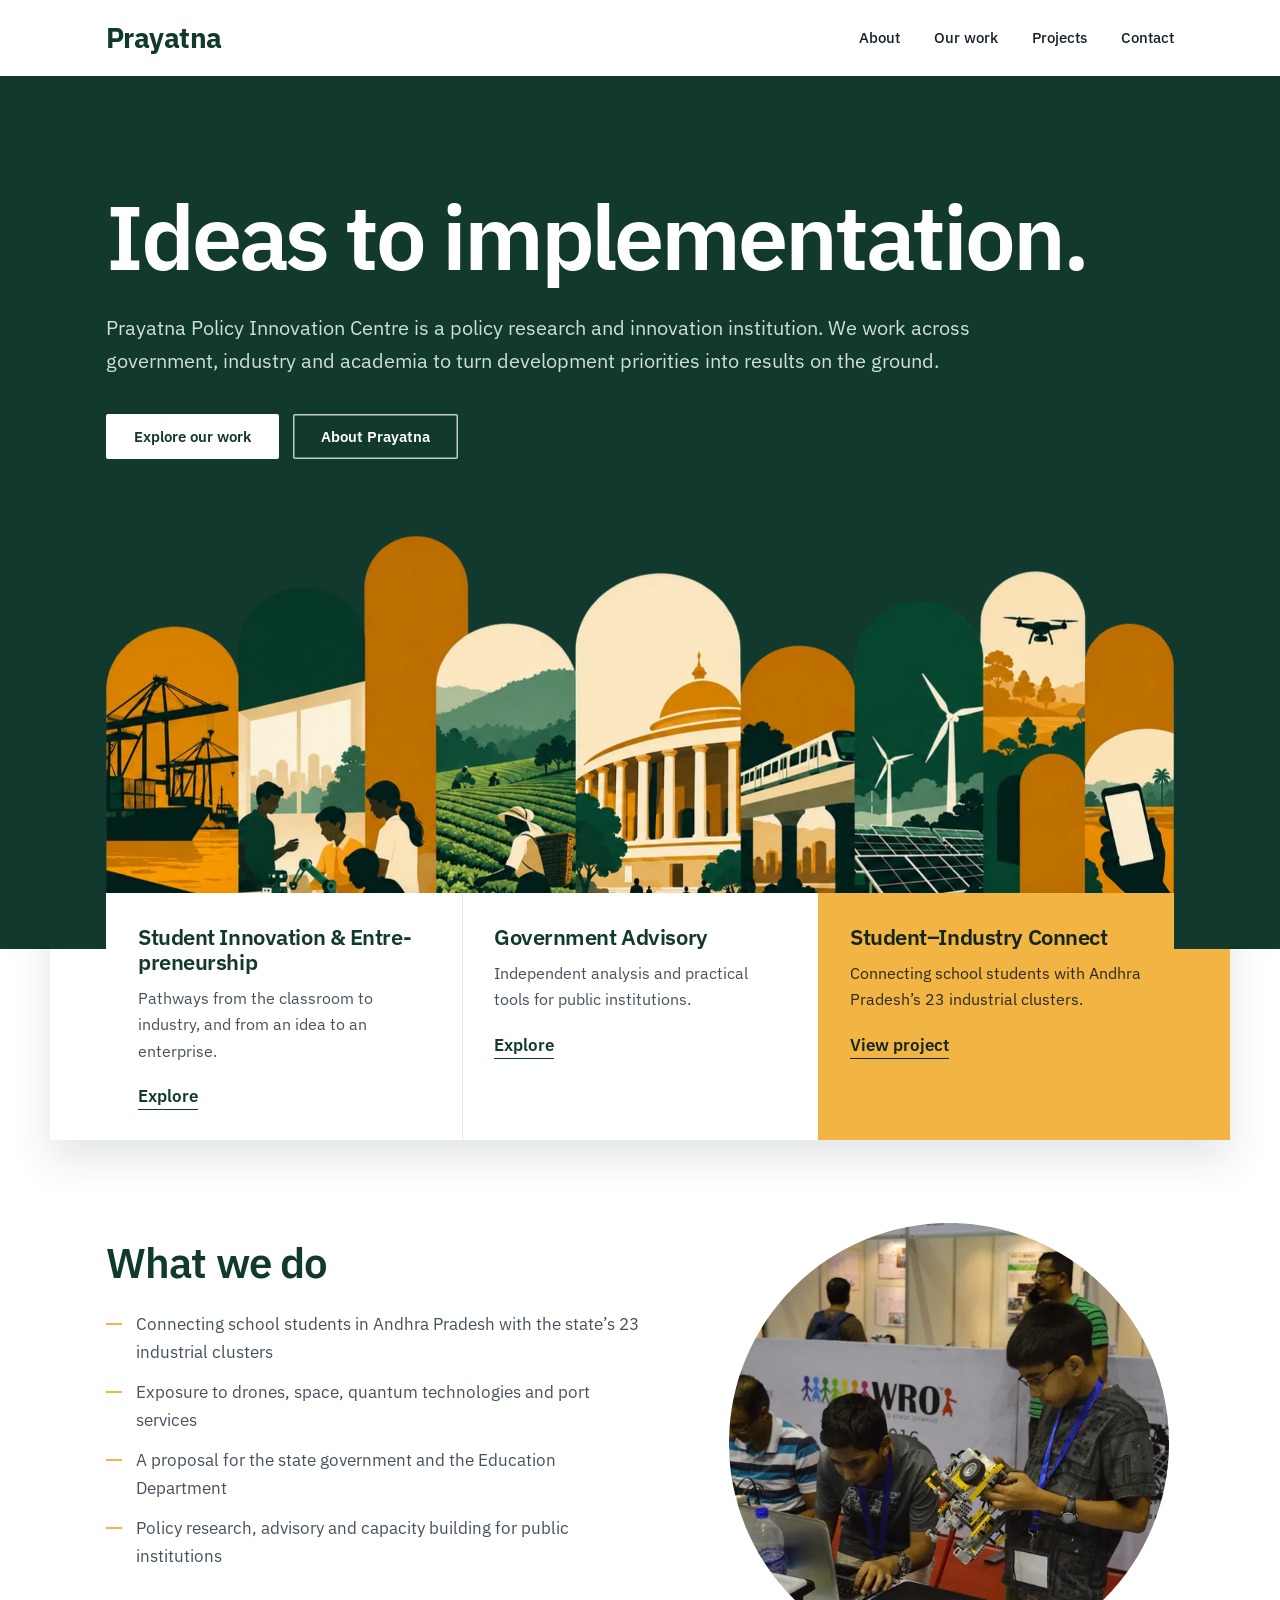
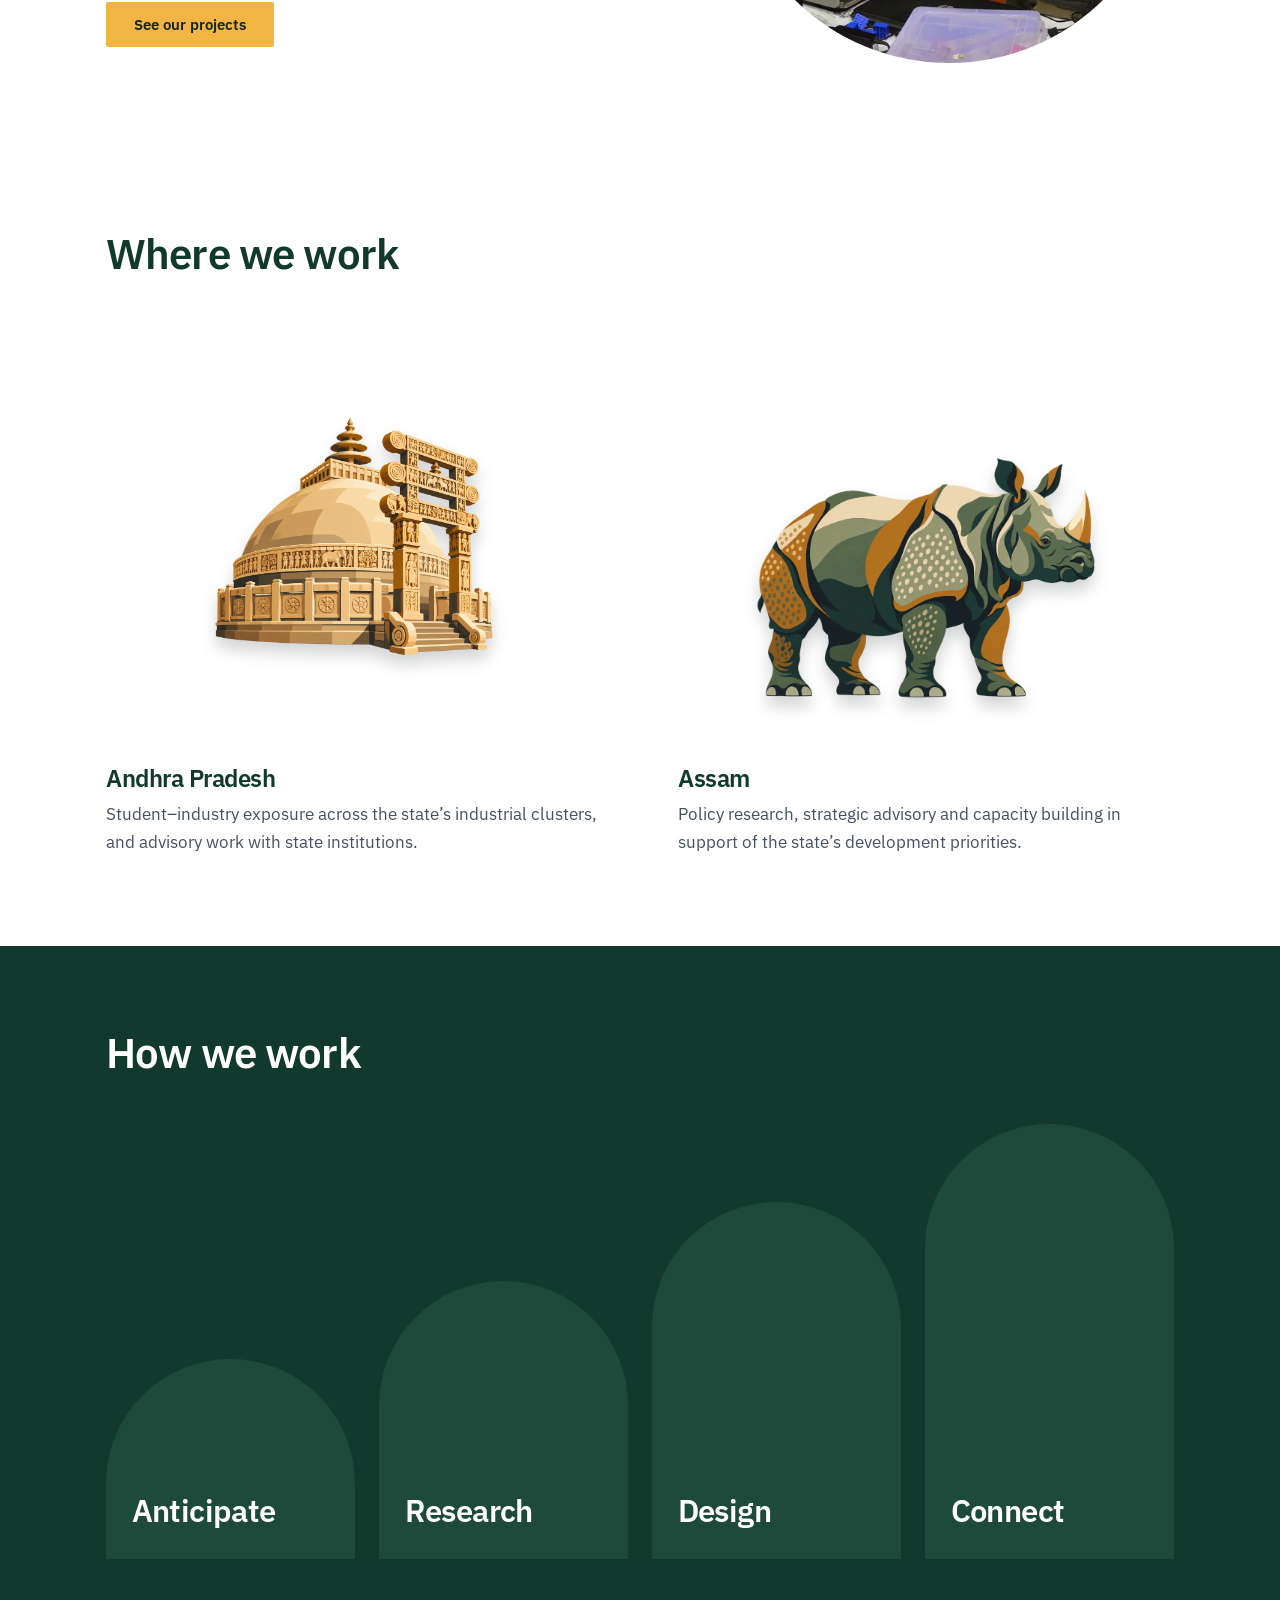
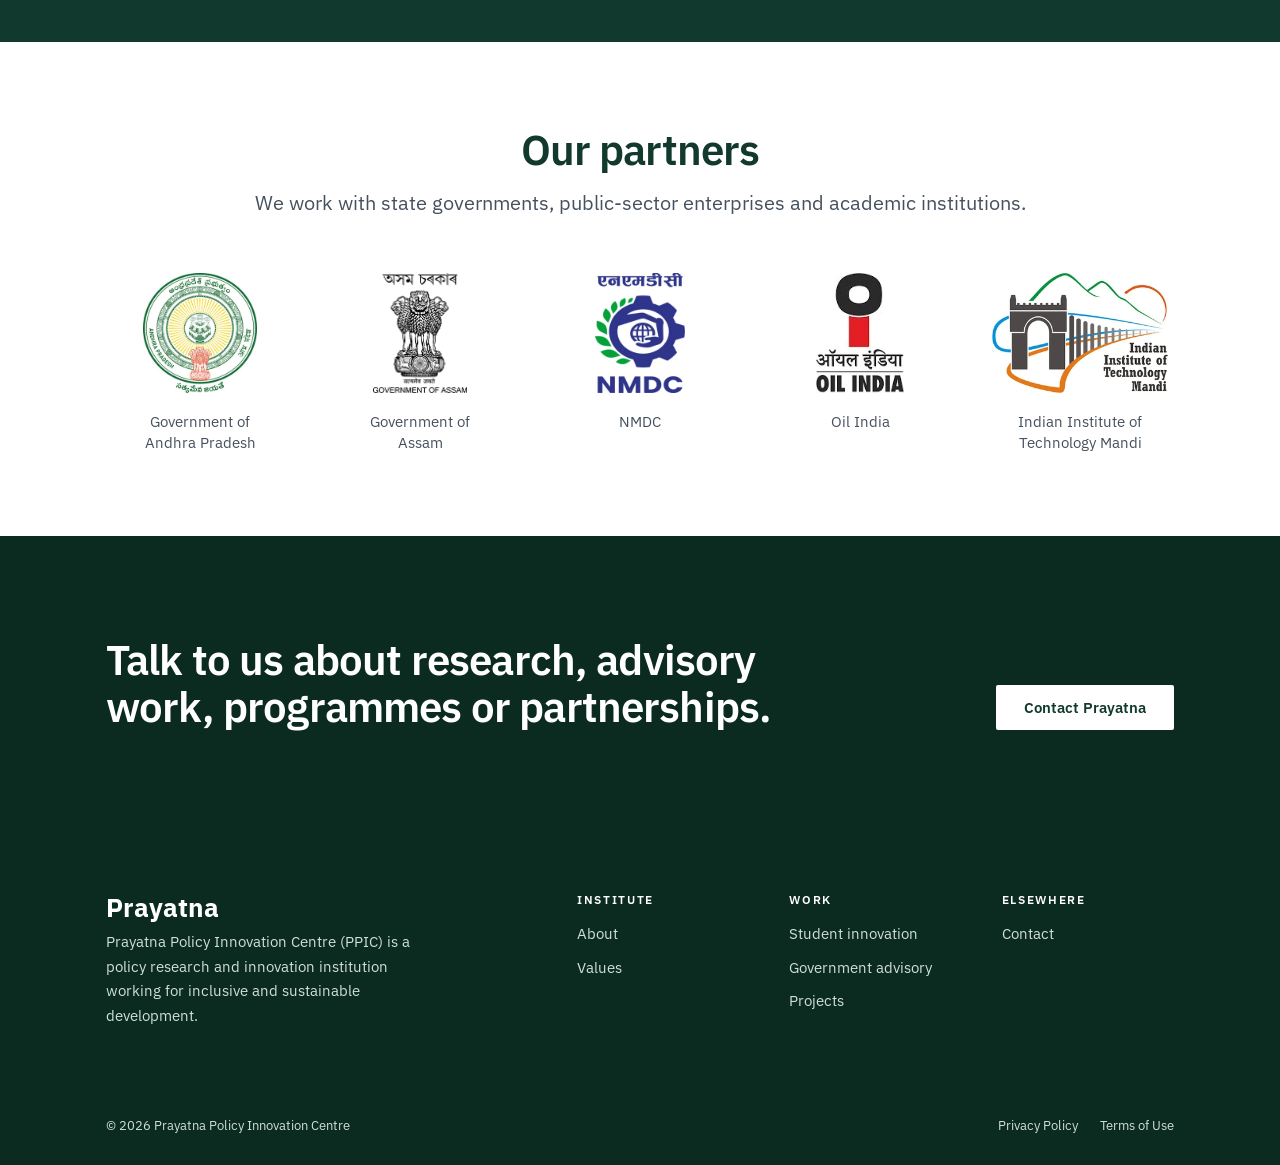
<file: index.html>
<!doctype html>
<html lang="en">
<head>
  <meta charset="utf-8">
  <meta name="viewport" content="width=device-width, initial-scale=1">
  <title>Prayatna Policy Innovation Centre</title>
  <meta name="description" content="Prayatna Policy Innovation Centre (PPIC) connects research, policy and practice to turn development priorities into outcomes. Working in Andhra Pradesh and Assam.">
  <script>document.documentElement.className+=" js"</script>
  <link rel="icon" href="assets/img/favicon.svg" type="image/svg+xml">
  <link rel="canonical" href="https://prayatna-seven.vercel.app/">
  <meta name="theme-color" content="#12392d">
  <meta property="og:type" content="website">
  <meta property="og:site_name" content="Prayatna Policy Innovation Centre">
  <meta property="og:title" content="Prayatna Policy Innovation Centre">
  <meta property="og:description" content="Prayatna Policy Innovation Centre (PPIC) connects research, policy and practice to turn development priorities into outcomes. Working in Andhra Pradesh and Assam.">
  <meta property="og:url" content="https://prayatna-seven.vercel.app/">
  <meta property="og:image" content="https://prayatna-seven.vercel.app/assets/img/og-image.jpg">
  <meta property="og:image:width" content="1200">
  <meta property="og:image:height" content="630">
  <meta property="og:locale" content="en_IN">
  <meta name="twitter:card" content="summary_large_image">
  <link rel="preload" href="assets/fonts/ibm-plex-sans-var.woff2" as="font" type="font/woff2" crossorigin>
  <link rel="stylesheet" href="assets/css/style.css">
</head>
<body>
  <a class="skip" href="#main">Skip to content</a>
  <header class="masthead">
    <div class="wrap">
      <a class="wordmark" href="index.html" aria-label="Prayatna Policy Innovation Centre, home"><b>Prayatna</b></a>
      <button class="menu-btn" aria-expanded="false" aria-controls="nav">Menu</button>
      <nav class="nav" id="nav" aria-label="Primary">
        <a href="about.html">About</a>
        <a href="work.html">Our work</a>
        <a href="projects.html">Projects</a>
        <a href="contact.html">Contact</a>
      </nav>
    </div>
  </header>
  <main id="main">

    <section class="hero">
      <div class="wrap hero-text">
        <h1>Ideas to implementation.</h1>
        <p>Prayatna Policy Innovation Centre is a policy research and innovation institution. We work across government, industry and academia to turn development priorities into results on the ground.</p>
        <div class="hero-actions">
          <a class="btn btn-light" href="work.html">Explore our work</a>
          <a class="btn btn-ghost" href="about.html">About Prayatna</a>
        </div>
      </div>
      <div class="wrap hero-art">
        <img class="art" src="assets/img/art/panorama-alpha.webp" width="1600" height="621" alt="Illustration of India's development in arched panels: a port, a school robotics class, a tea garden, a government building, a metro line, wind and solar power, a drone and a digital payment">
      </div>
    </section>

    <section class="hero-cards">
      <div class="wrap cards3">
        <a class="hcard" href="work.html#innovation">
          <h3>Student Innovation &amp; Entre&shy;pre&shy;neur&shy;ship</h3>
          <p>Pathways from the classroom to industry, and from an idea to an enterprise.</p>
          <span class="entry-link">Explore</span>
        </a>
        <a class="hcard" href="work.html#advisory">
          <h3>Government Advisory</h3>
          <p>Independent analysis and practical tools for public institutions.</p>
          <span class="entry-link">Explore</span>
        </a>
        <a class="hcard hcard-accent" href="projects.html#student-industry-connect">
          <h3>Student&ndash;Industry Connect</h3>
          <p>Connecting school students with Andhra Pradesh&rsquo;s 23 industrial clusters.</p>
          <span class="entry-link">View project</span>
        </a>
      </div>
    </section>

    <section class="block">
      <div class="wrap feature feature-split">
        <div>
          <h2>What we do</h2>
          <ul class="dash">
            <li>Connecting school students in Andhra Pradesh with the state&rsquo;s 23 industrial clusters</li>
            <li>Exposure to drones, space, quantum technologies and port services</li>
            <li>A proposal for the state government and the Education Department</li>
            <li>Policy research, advisory and capacity building for public institutions</li>
          </ul>
          <a class="btn btn-saffron" href="projects.html">See our projects</a>
        </div>
        <figure><img class="f-circle" src="assets/img/students-lab.webp" alt="Students and a mentor working on a robotics project" loading="lazy"></figure>
      </div>
    </section>

    <section class="block tint">
      <div class="wrap">
        <div class="two" style="margin-bottom:48px">
          <div><h2>Where we work</h2></div>
        </div>
        <div class="states">
          <figure>
            <div class="state-stage"><svg class="state-map state-fill" viewBox="0 0 781.8 666.3" role="img" aria-label="Map outline of Andhra Pradesh filled with a photograph of harbour cranes at Visakhapatnam" xmlns="http://www.w3.org/2000/svg"><defs><clipPath id="s_ap"><path transform="translate(6,6)" d="M0.0,417.5L1.2,417.3L2.7,415.0L1.1,410.5L1.6,408.7L3.8,407.1L9.7,410.6L11.2,413.4L15.1,413.0L21.5,415.0L21.8,413.8L23.4,413.2L27.7,413.3L27.3,415.6L30.9,415.9L31.1,413.5L33.8,413.1L35.5,406.5L37.2,405.8L38.0,404.2L38.1,402.5L36.1,401.7L38.6,401.0L39.2,399.1L38.6,396.6L37.0,394.2L35.0,393.8L36.9,390.8L39.2,390.9L39.2,390.1L37.4,389.4L37.6,387.4L34.6,387.2L33.9,383.2L29.0,383.8L29.1,382.0L26.9,380.1L27.4,377.4L25.7,375.9L26.3,374.3L25.6,372.5L23.6,371.4L22.8,369.0L20.5,367.1L20.5,365.8L25.6,366.2L26.3,352.8L30.2,352.0L31.4,350.8L34.7,353.6L35.5,350.2L30.9,347.0L31.6,345.3L30.8,344.0L28.1,343.7L27.7,342.7L28.9,338.1L29.5,338.3L29.3,333.8L25.7,333.0L30.9,324.9L40.5,321.2L46.8,320.2L59.2,322.5L64.1,321.7L80.0,325.3L81.9,324.7L86.5,327.9L89.8,328.1L92.8,326.9L100.3,329.0L105.6,328.1L108.5,325.9L113.2,328.2L116.7,328.1L120.0,330.3L122.4,325.9L123.5,326.1L123.7,328.9L126.1,330.3L127.3,332.5L132.0,332.9L131.7,331.3L136.0,330.9L136.1,328.9L137.4,327.3L136.5,326.6L137.0,325.4L143.3,323.0L144.2,314.0L149.3,315.3L150.7,312.6L154.3,311.9L158.2,309.0L163.4,309.2L172.1,312.3L175.7,310.2L177.1,308.1L179.5,307.8L181.7,308.7L184.7,313.1L190.0,315.6L194.7,314.4L200.0,308.7L199.4,302.0L203.1,302.2L204.6,308.0L205.3,308.0L207.8,306.1L208.1,303.0L206.3,298.2L208.7,296.6L214.2,295.3L216.4,292.4L224.9,294.2L227.1,293.3L230.7,295.6L236.4,293.4L237.9,283.1L235.6,280.9L235.5,273.6L235.8,271.6L237.8,270.6L236.0,267.8L236.9,264.7L239.2,263.1L240.2,259.8L243.2,260.4L248.1,258.3L255.5,258.6L258.4,254.6L261.9,254.2L263.7,252.9L267.3,253.4L272.9,249.2L276.4,250.5L280.8,247.1L285.0,247.4L286.8,244.7L290.0,243.4L291.5,244.0L293.9,247.3L297.1,246.0L299.8,246.9L301.1,251.3L302.7,253.1L306.8,253.0L309.4,250.3L311.3,246.4L314.4,245.1L316.6,242.4L318.2,236.9L318.5,234.8L316.3,233.4L316.2,231.5L312.8,230.0L313.1,225.1L315.7,224.5L317.1,219.4L320.3,219.6L320.7,217.5L325.0,217.5L326.1,215.8L327.5,216.1L327.9,214.8L329.7,214.2L330.4,212.1L331.2,212.7L330.7,213.9L331.4,215.4L332.8,215.7L333.3,215.0L337.0,216.9L338.6,215.8L339.8,216.9L339.4,218.5L341.1,219.2L340.7,221.1L341.9,221.7L341.5,224.8L343.0,226.9L342.7,228.0L344.6,229.1L344.3,230.6L347.6,231.4L348.3,234.9L350.4,233.4L350.8,231.8L348.0,231.3L348.3,230.1L352.5,231.6L352.7,232.9L356.2,234.5L356.3,237.1L360.3,238.8L366.5,239.8L368.9,237.4L370.5,237.0L366.1,234.1L365.8,232.9L366.2,228.8L368.7,228.3L368.0,226.2L369.2,225.0L367.4,222.9L362.8,220.4L362.1,221.8L359.5,220.9L359.1,223.9L354.5,221.0L346.4,219.0L348.7,215.8L350.7,215.0L348.7,209.5L351.0,207.3L351.9,207.4L351.6,209.2L353.6,212.8L356.2,213.5L356.9,211.5L358.8,211.5L360.0,209.9L361.0,204.5L362.3,204.8L365.5,203.2L367.3,201.3L371.1,203.7L373.0,203.9L373.3,205.0L375.9,206.4L374.4,208.2L374.5,209.7L378.4,209.2L378.8,208.4L382.6,208.7L392.8,212.6L395.8,209.5L394.9,208.7L395.8,206.0L395.0,204.3L396.0,203.3L396.1,200.1L400.4,200.8L399.9,194.5L402.0,194.6L407.5,197.6L410.6,197.5L413.0,194.1L415.3,195.0L424.1,193.4L425.6,191.6L424.7,187.8L425.9,184.2L431.4,184.0L433.9,184.8L435.4,183.7L438.6,179.2L438.0,176.0L427.5,171.7L427.1,173.1L425.3,172.7L424.5,170.2L421.9,170.2L422.9,168.1L421.4,167.8L420.1,164.0L417.1,166.2L415.5,165.1L409.3,164.6L407.5,160.1L404.6,156.7L393.8,156.3L393.3,154.6L393.9,153.5L397.0,153.4L399.1,151.2L398.3,150.7L398.7,148.5L396.7,148.2L397.5,146.3L397.2,142.4L398.3,142.4L398.1,141.4L399.7,141.7L399.9,140.9L402.5,140.5L405.2,138.6L406.9,141.5L411.1,142.1L411.7,143.8L409.7,144.5L413.5,145.0L413.3,146.1L414.7,146.9L415.2,145.2L414.1,145.0L413.7,143.7L416.2,144.4L414.9,140.5L415.8,140.5L415.6,139.2L416.7,139.0L415.6,137.2L416.2,135.5L423.0,131.3L426.1,131.9L432.1,135.4L438.9,135.0L443.4,135.7L445.6,137.1L446.1,134.6L447.7,135.3L449.4,133.5L450.4,134.1L453.1,133.0L455.1,135.5L461.8,134.0L463.2,132.8L467.1,134.3L469.7,132.0L471.8,128.1L473.8,128.1L475.2,126.5L476.0,129.3L477.4,128.9L483.2,124.5L485.7,121.4L500.3,116.7L504.8,113.5L504.6,110.8L507.0,109.7L507.8,110.9L510.1,111.0L511.3,109.1L513.7,110.6L516.7,110.6L517.1,112.2L520.1,111.5L521.6,113.7L521.2,114.7L523.6,114.8L527.9,117.4L529.6,117.0L530.2,114.5L529.1,112.5L530.1,111.0L532.8,109.6L533.5,112.1L534.7,112.1L534.9,110.6L536.7,111.1L537.7,109.0L536.0,104.6L536.5,101.7L538.8,103.1L539.7,101.9L537.8,99.4L534.2,98.2L533.8,96.1L536.3,94.2L535.1,93.4L536.2,92.5L537.0,88.5L540.1,88.5L541.6,86.8L541.3,83.7L538.2,85.0L536.5,84.0L540.9,79.8L541.0,77.9L539.0,74.4L550.2,61.7L551.3,62.1L550.2,62.6L552.4,65.2L555.1,65.4L554.5,67.0L555.2,68.8L553.8,69.9L555.7,72.2L556.0,70.8L557.9,71.8L556.1,74.4L556.6,75.3L555.9,76.5L561.1,77.7L562.1,78.3L562.2,79.9L563.6,80.6L561.8,81.4L562.5,83.8L561.0,83.8L559.8,85.1L561.4,86.1L560.4,89.0L565.2,92.9L566.6,91.6L565.7,89.9L566.6,88.5L565.6,86.4L568.0,86.7L578.4,82.6L579.9,80.3L579.2,78.4L580.2,78.0L580.7,75.9L579.7,75.6L579.2,73.6L581.2,71.6L585.2,73.2L585.8,74.5L589.9,74.2L590.1,78.5L594.4,80.5L596.3,80.0L597.1,80.7L599.7,78.0L602.0,77.4L605.5,78.5L607.5,76.2L605.6,74.6L606.5,73.6L605.7,73.1L604.3,74.1L602.1,71.0L605.3,68.0L609.2,62.0L608.6,61.3L606.1,62.5L604.2,61.8L602.9,59.2L605.1,57.7L605.2,56.7L602.5,57.7L601.4,57.1L601.5,56.1L600.2,55.9L600.1,54.6L601.7,53.0L601.0,51.9L605.5,50.0L606.8,45.9L611.6,40.7L610.9,39.7L613.2,38.0L615.1,39.8L616.8,39.3L619.6,41.4L620.3,43.3L621.7,40.9L621.4,38.9L626.4,40.0L627.7,36.8L631.8,36.0L631.6,34.8L635.3,32.6L636.7,33.6L638.9,32.7L639.8,29.2L636.8,27.2L637.7,25.8L635.5,25.7L634.2,23.7L634.4,22.4L635.7,22.4L635.5,20.4L634.0,20.1L633.6,23.9L632.4,24.1L631.4,22.4L632.8,21.4L630.1,17.1L632.5,17.0L633.5,14.7L635.1,14.9L635.8,16.3L638.6,15.6L640.4,16.5L640.2,17.6L642.3,19.1L642.8,20.6L644.4,21.1L644.9,17.4L643.8,17.4L643.3,15.7L646.4,15.5L646.4,13.2L644.5,10.0L644.7,8.7L645.9,8.5L645.1,7.2L646.6,7.4L646.5,8.8L648.0,10.3L649.2,9.5L649.9,13.6L648.0,13.2L648.2,14.6L651.6,15.4L652.2,12.3L653.6,10.9L652.7,8.6L654.0,7.9L654.2,10.6L656.2,10.6L656.3,8.0L658.7,6.9L657.6,3.5L659.4,2.8L660.2,0.3L661.0,0.6L661.3,3.2L663.0,3.6L662.5,4.9L663.8,6.9L663.8,8.6L666.0,10.8L667.6,14.2L670.3,14.4L668.4,16.5L670.7,18.0L672.6,24.1L674.7,25.5L675.8,25.0L674.0,21.3L672.9,21.3L671.9,17.9L673.0,16.4L676.5,14.8L679.1,20.4L679.4,24.8L681.3,24.9L681.3,29.2L683.9,31.8L684.5,33.8L685.7,33.7L686.1,35.1L688.1,34.1L691.2,36.0L699.5,35.5L703.3,40.5L704.8,41.2L707.3,40.2L708.8,40.8L709.6,39.2L711.5,38.1L714.2,38.8L714.9,37.7L718.8,36.9L721.2,38.4L723.7,36.7L726.7,37.8L728.9,36.5L728.6,34.8L730.0,34.5L729.9,33.5L731.1,32.7L729.4,32.0L729.2,29.0L732.0,30.4L732.7,28.9L730.7,27.3L733.8,28.7L734.1,27.4L732.1,26.0L735.2,27.1L736.5,26.3L736.0,25.1L737.1,25.6L738.2,24.3L737.1,21.9L737.6,19.9L739.7,18.8L737.9,17.1L736.7,14.4L742.0,17.6L742.7,15.0L745.9,11.8L749.8,11.0L751.3,9.3L752.3,9.3L751.9,12.5L753.3,14.3L755.9,10.0L759.8,10.1L760.5,9.0L759.6,7.3L756.6,8.1L756.2,6.5L755.0,6.5L753.5,3.4L760.3,3.5L760.8,0.0L764.5,0.7L764.6,1.8L763.6,2.0L763.8,4.7L769.8,8.8L761.5,20.4L753.5,28.7L749.3,37.4L740.8,45.7L738.5,50.5L731.5,57.3L730.4,60.9L711.0,78.9L708.0,85.5L691.1,95.4L685.7,97.0L670.8,104.5L654.9,115.4L652.3,120.2L644.1,126.2L642.7,129.2L639.9,131.3L640.1,134.4L637.1,138.8L634.1,140.9L633.3,144.0L629.0,146.9L629.7,146.8L629.5,147.8L628.7,147.1L627.3,147.6L627.3,145.4L627.0,147.1L626.3,145.4L625.4,145.4L626.8,147.1L625.9,147.1L627.1,147.8L628.7,148.0L628.4,148.9L623.5,153.0L623.8,153.7L623.4,153.1L622.3,153.9L622.9,155.0L623.9,154.2L620.5,157.5L615.6,160.5L602.0,165.9L599.2,169.3L575.1,180.5L559.9,189.1L548.6,197.2L535.7,209.4L532.2,214.0L531.3,218.3L530.5,218.2L531.2,218.9L530.7,220.8L529.7,220.9L529.8,222.4L527.9,223.4L527.9,225.8L529.9,228.9L532.3,229.6L534.0,231.5L538.1,231.5L536.6,241.4L539.1,242.5L539.2,243.6L534.4,252.1L534.4,257.1L532.8,259.3L498.2,277.1L489.8,279.3L477.2,285.5L474.1,284.6L473.2,283.3L453.5,281.3L445.5,282.4L436.7,286.3L432.3,290.3L427.7,297.9L426.7,304.2L421.1,314.6L421.1,319.0L414.4,325.3L408.0,333.2L407.2,336.3L409.3,339.7L401.9,344.4L390.8,345.1L388.0,342.1L385.8,336.5L388.6,342.0L390.0,342.4L388.0,335.7L389.4,334.9L389.3,332.8L388.4,331.9L387.5,332.5L383.2,329.4L378.4,328.5L368.7,329.8L357.8,333.7L347.1,339.8L339.8,346.6L334.9,355.1L333.3,360.9L333.7,362.6L330.8,370.1L322.1,382.1L319.6,389.7L319.7,397.6L316.1,408.4L316.8,416.9L319.7,428.3L321.1,439.2L322.3,442.2L325.1,445.6L327.8,454.9L330.2,457.7L327.7,481.3L326.9,484.2L325.5,487.1L325.0,489.1L323.8,502.2L326.0,513.6L335.6,537.6L334.0,550.9L337.3,560.3L334.8,569.5L332.2,567.6L325.5,567.5L324.9,566.2L322.4,566.1L321.9,567.8L319.1,567.7L318.9,564.3L320.0,563.0L319.3,561.8L317.0,562.9L313.7,562.0L311.5,562.4L311.5,564.1L313.3,563.8L314.0,565.2L316.1,565.3L315.9,567.3L313.1,566.7L312.3,568.7L310.0,568.7L308.8,569.7L308.9,573.6L305.8,574.1L305.4,575.0L306.2,576.9L307.9,577.1L307.4,578.6L306.3,578.5L305.9,580.6L304.9,581.4L303.5,580.6L303.3,581.8L300.1,584.2L299.2,583.7L298.5,585.1L293.5,584.9L291.5,587.2L288.7,585.0L288.3,587.3L285.9,588.1L286.1,589.0L292.0,592.9L291.8,593.9L288.5,596.0L286.2,593.2L285.8,594.6L283.1,594.5L284.2,593.0L283.3,591.6L282.1,592.9L281.1,591.8L280.8,590.7L282.2,590.6L282.3,589.3L281.0,587.1L279.8,588.9L279.4,587.8L277.4,587.6L276.1,589.7L273.1,588.0L272.5,590.4L270.9,590.8L266.8,589.1L267.8,585.2L266.3,582.4L264.5,583.3L262.9,582.2L260.4,582.8L257.6,581.8L256.8,583.1L254.5,583.3L254.0,585.1L252.3,585.8L252.9,587.1L255.2,586.9L255.8,587.7L258.4,586.7L257.0,589.3L255.0,590.2L255.9,592.5L257.5,592.8L256.8,593.6L259.1,593.1L259.0,594.9L257.5,595.1L258.1,596.0L257.1,597.2L257.6,598.0L251.6,597.8L252.7,598.9L251.3,599.0L251.8,600.5L249.9,600.4L250.5,603.8L248.8,604.6L248.4,603.0L244.8,606.1L244.0,605.8L245.3,604.0L242.9,604.3L242.3,601.3L240.8,601.9L240.3,600.8L239.0,602.9L238.7,599.7L238.0,599.7L235.7,601.9L237.8,603.1L237.9,606.2L234.6,608.5L232.9,608.3L233.9,609.7L232.6,610.6L233.7,611.1L232.8,611.7L233.9,612.2L231.2,614.7L226.5,613.0L224.9,614.1L223.1,614.0L221.6,611.5L214.5,607.8L211.3,609.1L208.2,608.7L206.3,612.2L208.5,612.2L209.4,613.5L205.1,613.5L205.3,607.1L204.0,606.8L202.8,608.4L197.3,607.9L195.0,610.2L191.5,611.2L188.0,609.8L187.0,615.1L182.5,613.6L182.0,615.5L179.0,617.7L181.4,620.0L180.5,620.3L182.5,623.6L180.2,623.6L177.1,631.8L177.6,634.8L176.2,638.4L172.8,641.1L173.2,645.8L170.7,647.6L170.2,645.7L171.2,645.5L169.9,645.1L169.3,643.3L168.5,644.1L167.8,642.6L166.6,642.2L166.5,643.0L169.2,645.3L168.4,645.9L167.8,645.2L167.1,646.4L168.1,647.6L167.3,649.2L164.3,649.3L164.8,652.0L164.0,654.3L160.5,653.5L154.9,654.0L152.2,651.7L148.0,650.0L144.9,646.0L142.7,645.9L142.0,648.0L139.4,648.1L138.3,647.1L139.0,645.8L141.4,645.3L142.3,643.6L141.4,640.5L142.8,638.3L143.4,630.8L145.5,629.9L146.4,630.8L149.4,630.8L149.4,629.0L151.1,629.3L151.6,628.6L151.5,627.9L150.0,627.9L150.6,626.3L152.3,626.0L153.0,623.1L153.8,623.0L156.6,626.0L157.6,625.0L160.4,626.6L162.0,625.5L164.0,630.2L164.1,626.3L161.2,623.8L159.5,624.5L158.8,622.3L159.7,621.8L159.5,620.8L161.3,620.5L161.1,618.5L164.2,619.3L164.8,617.8L163.8,616.1L163.7,612.5L168.8,610.4L168.3,607.5L170.9,606.0L168.9,603.6L171.6,602.5L171.3,601.2L172.3,600.3L174.9,599.9L174.4,597.8L172.1,597.6L172.2,596.7L174.8,595.4L173.7,593.9L175.7,589.7L173.8,585.6L172.9,587.9L171.1,587.9L170.0,589.8L168.5,587.6L165.3,586.4L165.5,584.6L162.0,585.8L161.5,583.8L160.4,583.6L157.7,585.0L155.5,582.9L158.0,583.0L158.5,582.1L155.5,580.3L154.3,580.8L155.8,577.1L154.8,569.8L155.6,568.3L155.2,565.7L158.2,559.1L157.8,557.9L152.8,558.0L150.5,557.1L144.1,558.3L142.0,556.7L141.4,558.0L140.0,557.4L137.8,560.1L137.4,557.8L138.6,556.2L138.7,553.8L135.4,553.3L135.3,551.1L130.2,550.8L127.5,552.2L127.8,550.6L125.6,549.0L126.1,546.8L130.3,547.4L130.9,544.9L128.2,542.4L131.6,538.0L130.3,535.8L131.1,532.1L130.4,530.4L127.4,530.5L126.8,528.4L124.1,527.1L123.6,530.5L119.4,529.4L117.0,533.7L114.8,534.0L114.4,528.0L118.0,526.4L117.4,523.9L118.1,521.2L116.4,520.6L112.2,526.1L109.3,524.7L109.3,522.6L103.8,523.1L102.7,522.3L101.3,525.2L101.6,526.3L103.2,527.1L103.5,528.6L102.7,529.3L103.6,529.7L101.2,531.7L98.4,532.3L99.0,534.4L98.2,534.9L92.3,536.7L92.0,542.3L91.2,542.4L90.6,539.7L87.7,540.5L88.3,538.0L85.7,538.2L82.7,539.8L82.5,541.0L84.7,541.7L83.3,543.1L82.0,541.4L80.6,541.5L79.4,543.2L77.9,542.8L77.0,544.3L75.7,541.5L74.0,541.0L73.2,542.0L74.5,543.4L74.3,545.8L73.5,547.4L72.4,546.8L72.4,545.3L69.6,545.1L70.2,547.6L66.8,548.3L66.2,545.5L67.6,545.4L68.2,540.8L66.9,537.6L67.7,536.2L65.9,535.5L65.0,536.9L63.0,536.0L64.5,532.4L60.2,532.7L59.4,531.5L57.6,531.2L54.3,533.2L53.0,530.0L50.8,531.8L47.8,532.0L47.8,530.2L46.8,529.8L46.5,528.4L46.8,526.6L45.6,526.2L44.0,529.8L43.5,527.9L42.2,530.3L40.4,529.6L41.3,525.8L40.7,524.2L39.3,524.4L38.5,526.0L39.1,530.0L37.2,529.7L35.3,531.0L35.7,531.9L37.8,532.1L37.7,533.1L39.2,533.6L38.2,535.9L40.2,538.4L39.6,540.3L37.5,539.9L36.1,540.7L31.7,539.9L31.2,542.3L30.3,542.3L28.8,541.8L26.9,538.8L25.4,538.7L24.5,542.6L23.0,542.1L21.6,537.4L22.1,535.6L20.7,534.7L20.9,533.8L22.2,531.7L24.3,530.6L25.2,526.3L27.5,525.9L26.9,523.1L22.6,520.5L22.8,517.5L16.6,513.6L16.6,511.4L20.2,510.7L20.9,509.6L20.1,508.0L18.1,507.4L17.7,504.5L15.8,502.9L15.0,503.7L12.2,502.9L12.8,500.0L17.4,499.2L17.9,496.7L19.1,498.3L25.2,499.0L25.4,504.1L24.4,506.5L25.6,507.4L25.9,510.8L30.1,511.3L30.5,512.3L35.6,512.1L36.5,516.2L39.4,516.5L39.8,515.2L46.5,515.4L48.9,513.1L49.8,513.6L49.5,515.4L52.3,513.4L53.9,513.6L55.4,517.0L57.6,517.5L56.7,520.7L58.6,521.3L56.4,525.0L57.4,526.3L61.2,526.1L62.0,527.6L64.7,525.3L63.0,524.1L62.7,522.0L64.8,521.8L65.0,519.2L63.7,518.1L61.0,518.2L59.8,519.1L60.4,515.0L55.0,513.5L55.8,510.6L57.6,510.3L61.6,504.6L60.2,504.0L56.6,506.2L56.7,503.8L59.4,503.0L60.9,499.1L67.9,499.4L71.4,500.8L72.6,498.0L70.4,494.2L71.3,490.2L69.3,487.4L66.3,488.4L65.8,484.8L64.4,485.2L64.0,483.6L60.8,482.9L59.2,484.4L59.1,486.1L60.1,489.4L61.8,490.0L63.2,495.4L60.6,496.6L59.8,494.4L57.4,493.0L57.8,488.9L50.1,488.2L50.6,482.6L45.5,484.7L42.2,484.4L38.6,482.2L36.1,482.8L35.5,485.8L34.0,487.3L33.9,494.3L30.9,495.2L28.0,491.8L23.5,492.9L21.4,491.9L17.4,492.1L15.7,489.1L18.7,487.3L17.6,485.1L13.6,484.2L11.7,481.5L11.9,478.1L14.8,474.5L17.4,476.5L17.7,471.4L19.4,471.1L20.6,468.1L13.5,467.6L10.1,469.1L9.1,465.4L6.8,463.8L4.4,463.5L1.8,457.1L0.3,456.3L1.4,448.5L4.0,442.4L2.2,438.1L7.2,437.5L7.4,435.6L8.9,435.6L7.9,432.8L9.1,431.8L9.3,429.8L8.1,427.5L9.9,426.9L10.2,419.8L6.5,420.8L5.2,419.5L0.5,419.1ZM521.8,243.1L522.4,244.0L529.1,246.0L532.3,245.9L534.0,243.8L533.2,241.8L531.7,244.0L526.7,244.4L524.7,243.2L526.2,241.0L525.8,240.4L523.6,243.1ZM527.5,222.6L527.6,222.6L527.5,222.5ZM525.3,240.9L525.0,240.9L525.0,241.0ZM326.8,484.1L326.7,484.0L326.7,484.1ZM245.8,605.2L245.6,605.1L245.6,605.2Z"/></clipPath></defs><g clip-path="url(#s_ap)"><image href="assets/img/vizag-cranes.webp" x="0" y="0" width="781.8" height="666.3" preserveAspectRatio="xMidYMid slice"/></g></svg><svg class="state-map state-line" viewBox="0 0 781.8 666.3" aria-hidden="true" xmlns="http://www.w3.org/2000/svg"><path class="state-outline" pathLength="1" transform="translate(6,6)" d="M0.0,417.5L1.2,417.3L2.7,415.0L1.1,410.5L1.6,408.7L3.8,407.1L9.7,410.6L11.2,413.4L15.1,413.0L21.5,415.0L21.8,413.8L23.4,413.2L27.7,413.3L27.3,415.6L30.9,415.9L31.1,413.5L33.8,413.1L35.5,406.5L37.2,405.8L38.0,404.2L38.1,402.5L36.1,401.7L38.6,401.0L39.2,399.1L38.6,396.6L37.0,394.2L35.0,393.8L36.9,390.8L39.2,390.9L39.2,390.1L37.4,389.4L37.6,387.4L34.6,387.2L33.9,383.2L29.0,383.8L29.1,382.0L26.9,380.1L27.4,377.4L25.7,375.9L26.3,374.3L25.6,372.5L23.6,371.4L22.8,369.0L20.5,367.1L20.5,365.8L25.6,366.2L26.3,352.8L30.2,352.0L31.4,350.8L34.7,353.6L35.5,350.2L30.9,347.0L31.6,345.3L30.8,344.0L28.1,343.7L27.7,342.7L28.9,338.1L29.5,338.3L29.3,333.8L25.7,333.0L30.9,324.9L40.5,321.2L46.8,320.2L59.2,322.5L64.1,321.7L80.0,325.3L81.9,324.7L86.5,327.9L89.8,328.1L92.8,326.9L100.3,329.0L105.6,328.1L108.5,325.9L113.2,328.2L116.7,328.1L120.0,330.3L122.4,325.9L123.5,326.1L123.7,328.9L126.1,330.3L127.3,332.5L132.0,332.9L131.7,331.3L136.0,330.9L136.1,328.9L137.4,327.3L136.5,326.6L137.0,325.4L143.3,323.0L144.2,314.0L149.3,315.3L150.7,312.6L154.3,311.9L158.2,309.0L163.4,309.2L172.1,312.3L175.7,310.2L177.1,308.1L179.5,307.8L181.7,308.7L184.7,313.1L190.0,315.6L194.7,314.4L200.0,308.7L199.4,302.0L203.1,302.2L204.6,308.0L205.3,308.0L207.8,306.1L208.1,303.0L206.3,298.2L208.7,296.6L214.2,295.3L216.4,292.4L224.9,294.2L227.1,293.3L230.7,295.6L236.4,293.4L237.9,283.1L235.6,280.9L235.5,273.6L235.8,271.6L237.8,270.6L236.0,267.8L236.9,264.7L239.2,263.1L240.2,259.8L243.2,260.4L248.1,258.3L255.5,258.6L258.4,254.6L261.9,254.2L263.7,252.9L267.3,253.4L272.9,249.2L276.4,250.5L280.8,247.1L285.0,247.4L286.8,244.7L290.0,243.4L291.5,244.0L293.9,247.3L297.1,246.0L299.8,246.9L301.1,251.3L302.7,253.1L306.8,253.0L309.4,250.3L311.3,246.4L314.4,245.1L316.6,242.4L318.2,236.9L318.5,234.8L316.3,233.4L316.2,231.5L312.8,230.0L313.1,225.1L315.7,224.5L317.1,219.4L320.3,219.6L320.7,217.5L325.0,217.5L326.1,215.8L327.5,216.1L327.9,214.8L329.7,214.2L330.4,212.1L331.2,212.7L330.7,213.9L331.4,215.4L332.8,215.7L333.3,215.0L337.0,216.9L338.6,215.8L339.8,216.9L339.4,218.5L341.1,219.2L340.7,221.1L341.9,221.7L341.5,224.8L343.0,226.9L342.7,228.0L344.6,229.1L344.3,230.6L347.6,231.4L348.3,234.9L350.4,233.4L350.8,231.8L348.0,231.3L348.3,230.1L352.5,231.6L352.7,232.9L356.2,234.5L356.3,237.1L360.3,238.8L366.5,239.8L368.9,237.4L370.5,237.0L366.1,234.1L365.8,232.9L366.2,228.8L368.7,228.3L368.0,226.2L369.2,225.0L367.4,222.9L362.8,220.4L362.1,221.8L359.5,220.9L359.1,223.9L354.5,221.0L346.4,219.0L348.7,215.8L350.7,215.0L348.7,209.5L351.0,207.3L351.9,207.4L351.6,209.2L353.6,212.8L356.2,213.5L356.9,211.5L358.8,211.5L360.0,209.9L361.0,204.5L362.3,204.8L365.5,203.2L367.3,201.3L371.1,203.7L373.0,203.9L373.3,205.0L375.9,206.4L374.4,208.2L374.5,209.7L378.4,209.2L378.8,208.4L382.6,208.7L392.8,212.6L395.8,209.5L394.9,208.7L395.8,206.0L395.0,204.3L396.0,203.3L396.1,200.1L400.4,200.8L399.9,194.5L402.0,194.6L407.5,197.6L410.6,197.5L413.0,194.1L415.3,195.0L424.1,193.4L425.6,191.6L424.7,187.8L425.9,184.2L431.4,184.0L433.9,184.8L435.4,183.7L438.6,179.2L438.0,176.0L427.5,171.7L427.1,173.1L425.3,172.7L424.5,170.2L421.9,170.2L422.9,168.1L421.4,167.8L420.1,164.0L417.1,166.2L415.5,165.1L409.3,164.6L407.5,160.1L404.6,156.7L393.8,156.3L393.3,154.6L393.9,153.5L397.0,153.4L399.1,151.2L398.3,150.7L398.7,148.5L396.7,148.2L397.5,146.3L397.2,142.4L398.3,142.4L398.1,141.4L399.7,141.7L399.9,140.9L402.5,140.5L405.2,138.6L406.9,141.5L411.1,142.1L411.7,143.8L409.7,144.5L413.5,145.0L413.3,146.1L414.7,146.9L415.2,145.2L414.1,145.0L413.7,143.7L416.2,144.4L414.9,140.5L415.8,140.5L415.6,139.2L416.7,139.0L415.6,137.2L416.2,135.5L423.0,131.3L426.1,131.9L432.1,135.4L438.9,135.0L443.4,135.7L445.6,137.1L446.1,134.6L447.7,135.3L449.4,133.5L450.4,134.1L453.1,133.0L455.1,135.5L461.8,134.0L463.2,132.8L467.1,134.3L469.7,132.0L471.8,128.1L473.8,128.1L475.2,126.5L476.0,129.3L477.4,128.9L483.2,124.5L485.7,121.4L500.3,116.7L504.8,113.5L504.6,110.8L507.0,109.7L507.8,110.9L510.1,111.0L511.3,109.1L513.7,110.6L516.7,110.6L517.1,112.2L520.1,111.5L521.6,113.7L521.2,114.7L523.6,114.8L527.9,117.4L529.6,117.0L530.2,114.5L529.1,112.5L530.1,111.0L532.8,109.6L533.5,112.1L534.7,112.1L534.9,110.6L536.7,111.1L537.7,109.0L536.0,104.6L536.5,101.7L538.8,103.1L539.7,101.9L537.8,99.4L534.2,98.2L533.8,96.1L536.3,94.2L535.1,93.4L536.2,92.5L537.0,88.5L540.1,88.5L541.6,86.8L541.3,83.7L538.2,85.0L536.5,84.0L540.9,79.8L541.0,77.9L539.0,74.4L550.2,61.7L551.3,62.1L550.2,62.6L552.4,65.2L555.1,65.4L554.5,67.0L555.2,68.8L553.8,69.9L555.7,72.2L556.0,70.8L557.9,71.8L556.1,74.4L556.6,75.3L555.9,76.5L561.1,77.7L562.1,78.3L562.2,79.9L563.6,80.6L561.8,81.4L562.5,83.8L561.0,83.8L559.8,85.1L561.4,86.1L560.4,89.0L565.2,92.9L566.6,91.6L565.7,89.9L566.6,88.5L565.6,86.4L568.0,86.7L578.4,82.6L579.9,80.3L579.2,78.4L580.2,78.0L580.7,75.9L579.7,75.6L579.2,73.6L581.2,71.6L585.2,73.2L585.8,74.5L589.9,74.2L590.1,78.5L594.4,80.5L596.3,80.0L597.1,80.7L599.7,78.0L602.0,77.4L605.5,78.5L607.5,76.2L605.6,74.6L606.5,73.6L605.7,73.1L604.3,74.1L602.1,71.0L605.3,68.0L609.2,62.0L608.6,61.3L606.1,62.5L604.2,61.8L602.9,59.2L605.1,57.7L605.2,56.7L602.5,57.7L601.4,57.1L601.5,56.1L600.2,55.9L600.1,54.6L601.7,53.0L601.0,51.9L605.5,50.0L606.8,45.9L611.6,40.7L610.9,39.7L613.2,38.0L615.1,39.8L616.8,39.3L619.6,41.4L620.3,43.3L621.7,40.9L621.4,38.9L626.4,40.0L627.7,36.8L631.8,36.0L631.6,34.8L635.3,32.6L636.7,33.6L638.9,32.7L639.8,29.2L636.8,27.2L637.7,25.8L635.5,25.7L634.2,23.7L634.4,22.4L635.7,22.4L635.5,20.4L634.0,20.1L633.6,23.9L632.4,24.1L631.4,22.4L632.8,21.4L630.1,17.1L632.5,17.0L633.5,14.7L635.1,14.9L635.8,16.3L638.6,15.6L640.4,16.5L640.2,17.6L642.3,19.1L642.8,20.6L644.4,21.1L644.9,17.4L643.8,17.4L643.3,15.7L646.4,15.5L646.4,13.2L644.5,10.0L644.7,8.7L645.9,8.5L645.1,7.2L646.6,7.4L646.5,8.8L648.0,10.3L649.2,9.5L649.9,13.6L648.0,13.2L648.2,14.6L651.6,15.4L652.2,12.3L653.6,10.9L652.7,8.6L654.0,7.9L654.2,10.6L656.2,10.6L656.3,8.0L658.7,6.9L657.6,3.5L659.4,2.8L660.2,0.3L661.0,0.6L661.3,3.2L663.0,3.6L662.5,4.9L663.8,6.9L663.8,8.6L666.0,10.8L667.6,14.2L670.3,14.4L668.4,16.5L670.7,18.0L672.6,24.1L674.7,25.5L675.8,25.0L674.0,21.3L672.9,21.3L671.9,17.9L673.0,16.4L676.5,14.8L679.1,20.4L679.4,24.8L681.3,24.9L681.3,29.2L683.9,31.8L684.5,33.8L685.7,33.7L686.1,35.1L688.1,34.1L691.2,36.0L699.5,35.5L703.3,40.5L704.8,41.2L707.3,40.2L708.8,40.8L709.6,39.2L711.5,38.1L714.2,38.8L714.9,37.7L718.8,36.9L721.2,38.4L723.7,36.7L726.7,37.8L728.9,36.5L728.6,34.8L730.0,34.5L729.9,33.5L731.1,32.7L729.4,32.0L729.2,29.0L732.0,30.4L732.7,28.9L730.7,27.3L733.8,28.7L734.1,27.4L732.1,26.0L735.2,27.1L736.5,26.3L736.0,25.1L737.1,25.6L738.2,24.3L737.1,21.9L737.6,19.9L739.7,18.8L737.9,17.1L736.7,14.4L742.0,17.6L742.7,15.0L745.9,11.8L749.8,11.0L751.3,9.3L752.3,9.3L751.9,12.5L753.3,14.3L755.9,10.0L759.8,10.1L760.5,9.0L759.6,7.3L756.6,8.1L756.2,6.5L755.0,6.5L753.5,3.4L760.3,3.5L760.8,0.0L764.5,0.7L764.6,1.8L763.6,2.0L763.8,4.7L769.8,8.8L761.5,20.4L753.5,28.7L749.3,37.4L740.8,45.7L738.5,50.5L731.5,57.3L730.4,60.9L711.0,78.9L708.0,85.5L691.1,95.4L685.7,97.0L670.8,104.5L654.9,115.4L652.3,120.2L644.1,126.2L642.7,129.2L639.9,131.3L640.1,134.4L637.1,138.8L634.1,140.9L633.3,144.0L629.0,146.9L629.7,146.8L629.5,147.8L628.7,147.1L627.3,147.6L627.3,145.4L627.0,147.1L626.3,145.4L625.4,145.4L626.8,147.1L625.9,147.1L627.1,147.8L628.7,148.0L628.4,148.9L623.5,153.0L623.8,153.7L623.4,153.1L622.3,153.9L622.9,155.0L623.9,154.2L620.5,157.5L615.6,160.5L602.0,165.9L599.2,169.3L575.1,180.5L559.9,189.1L548.6,197.2L535.7,209.4L532.2,214.0L531.3,218.3L530.5,218.2L531.2,218.9L530.7,220.8L529.7,220.9L529.8,222.4L527.9,223.4L527.9,225.8L529.9,228.9L532.3,229.6L534.0,231.5L538.1,231.5L536.6,241.4L539.1,242.5L539.2,243.6L534.4,252.1L534.4,257.1L532.8,259.3L498.2,277.1L489.8,279.3L477.2,285.5L474.1,284.6L473.2,283.3L453.5,281.3L445.5,282.4L436.7,286.3L432.3,290.3L427.7,297.9L426.7,304.2L421.1,314.6L421.1,319.0L414.4,325.3L408.0,333.2L407.2,336.3L409.3,339.7L401.9,344.4L390.8,345.1L388.0,342.1L385.8,336.5L388.6,342.0L390.0,342.4L388.0,335.7L389.4,334.9L389.3,332.8L388.4,331.9L387.5,332.5L383.2,329.4L378.4,328.5L368.7,329.8L357.8,333.7L347.1,339.8L339.8,346.6L334.9,355.1L333.3,360.9L333.7,362.6L330.8,370.1L322.1,382.1L319.6,389.7L319.7,397.6L316.1,408.4L316.8,416.9L319.7,428.3L321.1,439.2L322.3,442.2L325.1,445.6L327.8,454.9L330.2,457.7L327.7,481.3L326.9,484.2L325.5,487.1L325.0,489.1L323.8,502.2L326.0,513.6L335.6,537.6L334.0,550.9L337.3,560.3L334.8,569.5L332.2,567.6L325.5,567.5L324.9,566.2L322.4,566.1L321.9,567.8L319.1,567.7L318.9,564.3L320.0,563.0L319.3,561.8L317.0,562.9L313.7,562.0L311.5,562.4L311.5,564.1L313.3,563.8L314.0,565.2L316.1,565.3L315.9,567.3L313.1,566.7L312.3,568.7L310.0,568.7L308.8,569.7L308.9,573.6L305.8,574.1L305.4,575.0L306.2,576.9L307.9,577.1L307.4,578.6L306.3,578.5L305.9,580.6L304.9,581.4L303.5,580.6L303.3,581.8L300.1,584.2L299.2,583.7L298.5,585.1L293.5,584.9L291.5,587.2L288.7,585.0L288.3,587.3L285.9,588.1L286.1,589.0L292.0,592.9L291.8,593.9L288.5,596.0L286.2,593.2L285.8,594.6L283.1,594.5L284.2,593.0L283.3,591.6L282.1,592.9L281.1,591.8L280.8,590.7L282.2,590.6L282.3,589.3L281.0,587.1L279.8,588.9L279.4,587.8L277.4,587.6L276.1,589.7L273.1,588.0L272.5,590.4L270.9,590.8L266.8,589.1L267.8,585.2L266.3,582.4L264.5,583.3L262.9,582.2L260.4,582.8L257.6,581.8L256.8,583.1L254.5,583.3L254.0,585.1L252.3,585.8L252.9,587.1L255.2,586.9L255.8,587.7L258.4,586.7L257.0,589.3L255.0,590.2L255.9,592.5L257.5,592.8L256.8,593.6L259.1,593.1L259.0,594.9L257.5,595.1L258.1,596.0L257.1,597.2L257.6,598.0L251.6,597.8L252.7,598.9L251.3,599.0L251.8,600.5L249.9,600.4L250.5,603.8L248.8,604.6L248.4,603.0L244.8,606.1L244.0,605.8L245.3,604.0L242.9,604.3L242.3,601.3L240.8,601.9L240.3,600.8L239.0,602.9L238.7,599.7L238.0,599.7L235.7,601.9L237.8,603.1L237.9,606.2L234.6,608.5L232.9,608.3L233.9,609.7L232.6,610.6L233.7,611.1L232.8,611.7L233.9,612.2L231.2,614.7L226.5,613.0L224.9,614.1L223.1,614.0L221.6,611.5L214.5,607.8L211.3,609.1L208.2,608.7L206.3,612.2L208.5,612.2L209.4,613.5L205.1,613.5L205.3,607.1L204.0,606.8L202.8,608.4L197.3,607.9L195.0,610.2L191.5,611.2L188.0,609.8L187.0,615.1L182.5,613.6L182.0,615.5L179.0,617.7L181.4,620.0L180.5,620.3L182.5,623.6L180.2,623.6L177.1,631.8L177.6,634.8L176.2,638.4L172.8,641.1L173.2,645.8L170.7,647.6L170.2,645.7L171.2,645.5L169.9,645.1L169.3,643.3L168.5,644.1L167.8,642.6L166.6,642.2L166.5,643.0L169.2,645.3L168.4,645.9L167.8,645.2L167.1,646.4L168.1,647.6L167.3,649.2L164.3,649.3L164.8,652.0L164.0,654.3L160.5,653.5L154.9,654.0L152.2,651.7L148.0,650.0L144.9,646.0L142.7,645.9L142.0,648.0L139.4,648.1L138.3,647.1L139.0,645.8L141.4,645.3L142.3,643.6L141.4,640.5L142.8,638.3L143.4,630.8L145.5,629.9L146.4,630.8L149.4,630.8L149.4,629.0L151.1,629.3L151.6,628.6L151.5,627.9L150.0,627.9L150.6,626.3L152.3,626.0L153.0,623.1L153.8,623.0L156.6,626.0L157.6,625.0L160.4,626.6L162.0,625.5L164.0,630.2L164.1,626.3L161.2,623.8L159.5,624.5L158.8,622.3L159.7,621.8L159.5,620.8L161.3,620.5L161.1,618.5L164.2,619.3L164.8,617.8L163.8,616.1L163.7,612.5L168.8,610.4L168.3,607.5L170.9,606.0L168.9,603.6L171.6,602.5L171.3,601.2L172.3,600.3L174.9,599.9L174.4,597.8L172.1,597.6L172.2,596.7L174.8,595.4L173.7,593.9L175.7,589.7L173.8,585.6L172.9,587.9L171.1,587.9L170.0,589.8L168.5,587.6L165.3,586.4L165.5,584.6L162.0,585.8L161.5,583.8L160.4,583.6L157.7,585.0L155.5,582.9L158.0,583.0L158.5,582.1L155.5,580.3L154.3,580.8L155.8,577.1L154.8,569.8L155.6,568.3L155.2,565.7L158.2,559.1L157.8,557.9L152.8,558.0L150.5,557.1L144.1,558.3L142.0,556.7L141.4,558.0L140.0,557.4L137.8,560.1L137.4,557.8L138.6,556.2L138.7,553.8L135.4,553.3L135.3,551.1L130.2,550.8L127.5,552.2L127.8,550.6L125.6,549.0L126.1,546.8L130.3,547.4L130.9,544.9L128.2,542.4L131.6,538.0L130.3,535.8L131.1,532.1L130.4,530.4L127.4,530.5L126.8,528.4L124.1,527.1L123.6,530.5L119.4,529.4L117.0,533.7L114.8,534.0L114.4,528.0L118.0,526.4L117.4,523.9L118.1,521.2L116.4,520.6L112.2,526.1L109.3,524.7L109.3,522.6L103.8,523.1L102.7,522.3L101.3,525.2L101.6,526.3L103.2,527.1L103.5,528.6L102.7,529.3L103.6,529.7L101.2,531.7L98.4,532.3L99.0,534.4L98.2,534.9L92.3,536.7L92.0,542.3L91.2,542.4L90.6,539.7L87.7,540.5L88.3,538.0L85.7,538.2L82.7,539.8L82.5,541.0L84.7,541.7L83.3,543.1L82.0,541.4L80.6,541.5L79.4,543.2L77.9,542.8L77.0,544.3L75.7,541.5L74.0,541.0L73.2,542.0L74.5,543.4L74.3,545.8L73.5,547.4L72.4,546.8L72.4,545.3L69.6,545.1L70.2,547.6L66.8,548.3L66.2,545.5L67.6,545.4L68.2,540.8L66.9,537.6L67.7,536.2L65.9,535.5L65.0,536.9L63.0,536.0L64.5,532.4L60.2,532.7L59.4,531.5L57.6,531.2L54.3,533.2L53.0,530.0L50.8,531.8L47.8,532.0L47.8,530.2L46.8,529.8L46.5,528.4L46.8,526.6L45.6,526.2L44.0,529.8L43.5,527.9L42.2,530.3L40.4,529.6L41.3,525.8L40.7,524.2L39.3,524.4L38.5,526.0L39.1,530.0L37.2,529.7L35.3,531.0L35.7,531.9L37.8,532.1L37.7,533.1L39.2,533.6L38.2,535.9L40.2,538.4L39.6,540.3L37.5,539.9L36.1,540.7L31.7,539.9L31.2,542.3L30.3,542.3L28.8,541.8L26.9,538.8L25.4,538.7L24.5,542.6L23.0,542.1L21.6,537.4L22.1,535.6L20.7,534.7L20.9,533.8L22.2,531.7L24.3,530.6L25.2,526.3L27.5,525.9L26.9,523.1L22.6,520.5L22.8,517.5L16.6,513.6L16.6,511.4L20.2,510.7L20.9,509.6L20.1,508.0L18.1,507.4L17.7,504.5L15.8,502.9L15.0,503.7L12.2,502.9L12.8,500.0L17.4,499.2L17.9,496.7L19.1,498.3L25.2,499.0L25.4,504.1L24.4,506.5L25.6,507.4L25.9,510.8L30.1,511.3L30.5,512.3L35.6,512.1L36.5,516.2L39.4,516.5L39.8,515.2L46.5,515.4L48.9,513.1L49.8,513.6L49.5,515.4L52.3,513.4L53.9,513.6L55.4,517.0L57.6,517.5L56.7,520.7L58.6,521.3L56.4,525.0L57.4,526.3L61.2,526.1L62.0,527.6L64.7,525.3L63.0,524.1L62.7,522.0L64.8,521.8L65.0,519.2L63.7,518.1L61.0,518.2L59.8,519.1L60.4,515.0L55.0,513.5L55.8,510.6L57.6,510.3L61.6,504.6L60.2,504.0L56.6,506.2L56.7,503.8L59.4,503.0L60.9,499.1L67.9,499.4L71.4,500.8L72.6,498.0L70.4,494.2L71.3,490.2L69.3,487.4L66.3,488.4L65.8,484.8L64.4,485.2L64.0,483.6L60.8,482.9L59.2,484.4L59.1,486.1L60.1,489.4L61.8,490.0L63.2,495.4L60.6,496.6L59.8,494.4L57.4,493.0L57.8,488.9L50.1,488.2L50.6,482.6L45.5,484.7L42.2,484.4L38.6,482.2L36.1,482.8L35.5,485.8L34.0,487.3L33.9,494.3L30.9,495.2L28.0,491.8L23.5,492.9L21.4,491.9L17.4,492.1L15.7,489.1L18.7,487.3L17.6,485.1L13.6,484.2L11.7,481.5L11.9,478.1L14.8,474.5L17.4,476.5L17.7,471.4L19.4,471.1L20.6,468.1L13.5,467.6L10.1,469.1L9.1,465.4L6.8,463.8L4.4,463.5L1.8,457.1L0.3,456.3L1.4,448.5L4.0,442.4L2.2,438.1L7.2,437.5L7.4,435.6L8.9,435.6L7.9,432.8L9.1,431.8L9.3,429.8L8.1,427.5L9.9,426.9L10.2,419.8L6.5,420.8L5.2,419.5L0.5,419.1ZM521.8,243.1L522.4,244.0L529.1,246.0L532.3,245.9L534.0,243.8L533.2,241.8L531.7,244.0L526.7,244.4L524.7,243.2L526.2,241.0L525.8,240.4L523.6,243.1ZM527.5,222.6L527.6,222.6L527.5,222.5ZM525.3,240.9L525.0,240.9L525.0,241.0ZM326.8,484.1L326.7,484.0L326.7,484.1ZM245.8,605.2L245.6,605.1L245.6,605.2Z" fill="none" stroke="#1f2328" stroke-width="1.8" stroke-linejoin="round" vector-effect="non-scaling-stroke"/></svg><img class="state-figure stupa" src="assets/img/art/ap-figure.webp" width="900" height="900" alt="" loading="lazy"></div>
            <h3>Andhra Pradesh</h3>
            <p>Student&ndash;industry exposure across the state&rsquo;s industrial clusters, and advisory work with state institutions.</p>
          </figure>
          <figure>
            <div class="state-stage"><svg class="state-map state-fill" viewBox="0 0 579.5 395.5" role="img" aria-label="Map outline of Assam filled with a photograph of a tea garden" xmlns="http://www.w3.org/2000/svg"><defs><clipPath id="s_assam"><path transform="translate(6,6)" d="M0.0,178.0L1.3,178.4L1.9,177.6L1.2,176.9L3.1,176.1L0.2,175.3L3.0,173.5L1.6,171.5L0.3,171.2L0.7,170.1L1.9,171.4L3.6,170.1L1.7,167.6L1.9,166.5L2.5,167.7L5.2,168.2L4.7,165.0L5.8,165.5L7.5,163.9L7.4,161.8L11.0,159.8L10.1,161.1L10.9,161.8L11.3,159.0L14.2,158.7L13.3,156.7L12.5,158.0L11.6,157.7L12.2,155.7L14.1,155.8L13.4,154.9L15.1,151.3L13.6,148.0L14.7,141.8L14.3,139.5L15.7,138.7L15.0,137.9L15.3,135.7L13.6,134.8L15.1,132.6L14.8,129.0L13.8,127.4L15.0,126.6L14.4,123.6L24.1,124.8L31.5,124.1L38.6,122.1L44.6,119.8L43.9,116.4L45.1,113.6L47.8,111.2L54.0,112.3L57.3,110.9L59.0,107.0L64.6,106.7L76.2,115.4L84.0,117.7L85.2,119.5L87.8,118.7L91.5,120.3L113.0,118.3L112.6,119.3L116.2,118.1L121.8,119.0L125.7,114.9L130.1,116.0L138.2,115.9L147.2,119.1L150.7,117.6L153.6,113.1L161.4,118.0L170.2,116.6L173.1,115.0L178.9,116.4L181.7,115.9L191.0,110.7L194.1,105.8L197.1,105.3L203.6,108.9L205.3,111.4L211.8,112.4L215.9,110.4L217.0,107.8L224.2,108.1L229.7,106.2L231.6,106.9L233.9,106.4L234.0,104.9L239.5,103.9L239.2,104.6L242.5,104.6L243.8,102.8L245.0,103.0L246.9,101.2L257.3,101.3L260.5,100.5L264.7,98.5L267.2,94.0L271.7,95.3L276.7,94.8L286.4,97.1L289.2,98.9L289.2,100.8L298.5,105.8L302.1,104.9L304.5,105.7L306.2,104.5L322.4,101.7L332.4,101.4L336.9,102.0L338.9,103.5L356.3,100.3L361.6,95.0L365.5,93.2L365.8,90.9L366.5,92.1L366.7,90.6L367.0,92.0L368.5,91.3L367.9,89.9L368.7,91.3L369.4,90.4L371.1,90.4L371.9,88.6L370.7,85.5L368.2,83.5L368.9,83.4L369.0,82.2L385.6,64.3L391.8,60.9L394.5,56.4L400.7,51.0L400.5,49.6L410.3,45.1L409.6,43.6L409.6,41.6L406.6,39.7L406.8,37.4L405.3,36.7L407.8,33.9L409.9,33.5L410.4,34.4L409.3,35.7L411.3,38.2L413.2,36.9L419.0,39.6L425.2,37.1L427.9,41.5L429.4,39.5L431.2,39.9L435.4,37.0L438.0,36.7L439.2,35.3L443.3,34.7L446.0,32.6L447.7,32.5L448.2,30.6L450.1,31.5L451.6,30.2L454.2,31.0L457.7,27.6L462.0,27.1L463.0,24.3L488.5,15.6L504.0,10.3L510.4,13.2L522.5,9.2L526.9,5.2L527.6,3.4L528.9,3.4L530.8,1.6L549.9,0.0L563.6,0.9L561.5,3.3L561.9,5.1L559.8,6.8L560.5,7.3L558.6,8.2L559.4,9.0L558.5,8.8L554.5,13.9L551.5,14.7L551.6,16.1L549.3,17.3L546.0,21.8L546.3,23.7L544.1,24.7L545.0,25.7L545.2,28.4L547.3,29.1L545.9,29.7L545.5,31.3L547.7,32.9L546.3,35.0L547.3,37.1L549.6,37.3L549.4,39.7L553.6,42.8L554.8,42.7L554.9,45.9L555.9,47.4L554.8,47.8L554.5,50.5L552.9,51.4L552.1,55.0L553.5,56.2L553.3,55.1L555.6,53.6L555.9,57.2L557.8,53.7L560.8,53.4L562.0,55.1L563.4,54.3L563.4,55.6L564.6,55.9L567.5,60.3L565.1,61.5L563.0,64.3L563.9,64.7L562.1,65.3L562.5,66.0L556.9,68.9L557.5,69.7L556.4,71.6L553.2,70.0L553.4,68.4L548.6,69.8L548.2,68.7L546.3,70.1L542.9,70.5L541.0,72.2L537.5,71.9L533.2,74.1L530.1,74.8L524.3,70.7L522.0,70.9L521.5,72.3L519.8,73.0L517.5,76.4L518.2,79.0L517.0,81.4L517.8,82.1L517.0,84.2L512.0,86.1L509.6,87.8L509.3,86.2L502.5,90.5L499.5,94.1L498.4,94.7L497.1,92.9L495.2,94.3L493.6,93.6L486.3,99.0L485.4,100.9L477.8,105.0L474.7,105.8L472.8,103.4L470.1,103.9L469.4,102.3L464.2,106.2L462.8,109.6L459.9,112.3L459.6,115.2L457.9,115.7L458.5,117.0L455.6,118.2L454.6,120.5L452.9,119.6L452.6,122.2L452.6,120.9L448.6,123.9L442.1,125.9L441.2,123.5L440.1,123.7L439.1,124.6L440.6,126.0L439.8,125.7L439.8,127.4L438.3,127.1L437.4,128.8L436.7,128.5L436.9,126.6L433.2,127.2L432.9,128.9L432.1,128.6L430.7,130.5L427.8,131.0L427.1,131.9L428.3,133.8L427.0,133.5L422.6,136.1L423.6,139.4L422.4,143.7L420.2,144.9L419.9,146.5L417.7,146.7L418.1,148.1L415.7,148.9L414.8,151.3L412.5,149.1L411.8,141.2L402.9,151.6L401.9,154.1L401.8,160.8L401.1,162.0L402.4,162.5L399.4,164.1L396.9,164.1L397.4,165.4L395.9,165.2L394.0,168.8L393.1,168.8L393.1,170.7L390.7,172.2L389.3,177.4L386.5,179.9L385.9,182.3L386.6,183.7L385.6,184.0L386.2,184.2L385.3,185.7L386.2,186.2L384.8,189.0L385.3,190.4L383.1,193.5L382.2,196.8L382.3,200.2L383.6,201.4L384.5,205.4L380.9,207.5L380.5,208.6L378.9,208.8L375.8,212.8L372.0,211.5L368.0,216.2L366.4,212.1L368.0,206.6L366.2,200.3L365.4,200.2L365.6,202.0L363.6,202.9L364.1,203.8L357.8,206.7L359.6,211.9L360.7,212.7L358.4,212.5L356.6,214.9L354.6,214.9L352.7,216.9L352.1,219.5L348.5,221.7L347.6,221.3L347.0,223.3L345.3,224.0L345.2,227.2L344.0,228.0L343.5,227.4L341.2,231.7L337.7,233.0L338.0,233.9L336.5,233.2L334.9,233.9L328.8,241.7L327.2,241.3L326.2,242.8L328.0,243.9L328.9,245.6L331.2,248.1L331.8,248.9L331.7,251.1L337.8,254.0L339.1,258.6L336.9,263.1L338.9,266.6L335.0,268.8L330.8,273.2L330.9,274.8L327.7,280.1L327.6,284.8L326.4,287.8L324.9,288.7L323.5,292.5L320.3,292.2L319.4,295.1L318.5,295.3L318.5,297.3L319.9,297.0L318.7,299.9L320.1,300.3L318.6,302.0L319.2,303.1L317.9,303.4L319.0,305.6L317.8,306.0L318.2,306.8L316.9,307.9L317.5,308.7L316.5,309.0L316.9,309.8L314.9,312.0L314.1,311.8L314.7,312.9L314.1,313.0L314.6,313.3L314.2,313.6L314.3,316.0L313.8,316.7L310.0,318.4L309.0,316.1L307.2,316.4L307.4,315.3L306.4,316.0L305.5,321.7L306.3,323.0L304.4,326.2L303.2,326.4L304.7,329.4L305.9,329.7L305.2,331.8L304.1,332.2L304.4,334.1L303.4,334.7L304.1,335.8L303.0,337.1L306.0,338.9L304.2,340.0L301.9,339.8L302.9,341.2L301.1,342.7L301.1,345.2L299.5,347.6L300.8,350.3L299.5,354.2L300.5,355.3L299.8,356.2L297.4,355.9L296.3,357.2L294.3,356.3L293.0,357.9L292.2,356.8L290.4,357.8L288.4,356.0L287.9,358.0L286.1,356.9L284.1,357.3L282.5,359.4L281.0,359.5L281.3,357.1L278.6,355.2L275.0,345.8L268.7,361.8L266.1,362.3L264.9,364.2L262.9,363.7L261.8,371.5L256.2,372.4L254.3,379.4L253.1,379.2L251.8,381.1L250.2,380.8L249.8,382.9L248.5,383.5L245.9,381.8L245.7,378.8L244.4,377.9L244.7,371.6L230.7,372.0L226.3,373.7L224.0,372.8L225.6,372.3L226.4,368.5L230.1,361.3L228.9,353.0L227.4,351.9L227.4,347.0L225.8,346.7L227.5,342.4L229.6,329.3L233.3,323.5L231.8,322.6L232.7,318.7L231.3,317.2L231.3,314.4L229.1,314.2L229.5,313.3L228.4,312.9L227.8,311.0L228.8,310.4L228.9,308.6L227.7,307.2L233.6,305.6L237.2,309.3L238.1,308.0L239.4,309.9L240.4,309.8L241.4,311.9L242.6,312.3L243.3,311.2L246.1,311.5L246.7,309.9L249.5,310.4L252.0,309.5L250.8,309.7L251.4,306.9L250.2,304.3L250.5,302.5L247.1,303.3L248.7,300.7L244.3,300.5L244.9,294.2L246.5,292.6L248.4,293.3L247.8,291.7L249.1,290.4L250.0,286.3L255.1,287.2L253.7,284.5L253.7,283.2L262.6,285.6L263.2,283.3L265.7,281.6L266.3,279.5L269.1,279.2L273.5,276.5L276.5,277.1L278.7,275.6L276.1,274.1L275.2,272.5L276.6,271.3L275.8,270.3L277.9,268.9L277.0,263.8L274.1,262.7L272.5,260.2L273.0,259.2L271.2,259.9L267.3,255.7L266.2,256.5L265.5,253.8L264.2,255.4L263.0,253.8L263.1,254.9L261.2,255.8L260.5,250.5L258.9,249.9L257.7,250.8L257.4,249.7L258.3,248.1L264.5,243.6L264.7,241.5L266.2,239.9L265.3,238.2L262.6,240.6L259.3,242.1L256.8,240.0L256.5,235.7L252.2,235.5L249.0,229.6L246.3,228.0L246.7,225.1L245.5,223.9L243.7,224.1L243.3,222.7L241.1,222.9L241.2,221.7L236.7,224.7L234.7,224.3L230.5,226.2L227.8,226.4L226.9,225.5L222.0,230.4L220.4,230.0L220.7,227.6L219.7,225.4L221.3,222.9L220.0,219.8L220.3,215.5L222.7,212.0L222.7,209.8L226.9,206.3L224.9,206.5L224.2,205.3L222.5,206.4L220.6,206.0L221.2,204.3L220.4,202.7L221.5,200.1L230.4,193.8L230.5,191.3L231.2,190.6L223.3,190.3L222.0,189.4L218.7,192.7L215.5,192.2L211.4,193.9L205.8,193.3L205.3,194.5L200.6,195.9L199.5,197.3L198.6,196.2L199.0,195.1L196.2,194.5L194.8,192.9L195.9,187.3L191.0,185.2L188.0,188.6L186.7,188.2L182.6,191.2L181.9,193.6L181.8,200.6L181.0,202.7L177.2,206.7L175.4,206.5L171.7,203.4L171.9,202.6L173.5,202.8L174.5,200.8L173.2,198.4L173.6,195.0L170.6,195.3L169.0,193.8L166.4,199.5L163.5,201.1L163.6,203.1L162.1,204.5L162.1,205.7L165.1,204.0L162.3,206.4L162.2,208.0L160.4,207.8L159.6,209.7L162.6,210.4L158.5,211.4L156.9,213.1L154.9,211.7L147.1,213.1L141.6,222.1L136.9,224.9L134.0,222.3L132.9,219.4L133.6,215.3L135.2,212.8L134.5,211.0L133.1,212.7L130.2,212.1L127.7,213.8L122.5,215.0L121.3,214.2L123.4,213.3L123.9,211.9L121.2,212.2L117.6,214.7L119.2,208.6L114.1,208.6L113.9,205.7L112.2,202.3L111.0,203.1L109.5,202.7L109.5,205.7L106.6,202.1L106.2,202.8L102.9,202.5L102.1,203.5L102.2,202.3L99.8,201.9L97.0,206.3L95.1,206.0L95.3,205.0L93.8,205.9L94.7,204.1L94.2,204.3L93.6,203.2L93.7,201.7L92.2,202.5L91.5,201.6L83.8,205.2L82.9,207.3L81.5,205.4L83.1,203.2L79.9,201.3L78.9,203.4L76.0,204.7L76.4,205.6L73.2,207.5L72.8,207.0L75.1,202.1L69.8,196.2L66.1,198.0L65.0,198.0L63.5,196.2L59.6,196.2L56.2,199.8L46.1,201.8L45.3,201.0L43.9,202.7L43.0,201.2L41.3,201.4L40.6,200.5L37.6,201.4L35.4,203.3L34.8,205.2L32.5,205.8L30.9,208.4L29.3,207.6L27.8,208.9L29.1,210.6L27.4,213.2L24.5,214.5L23.8,213.9L23.6,215.1L23.0,215.0L23.2,214.3L22.4,214.6L23.4,219.1L21.3,221.6L21.4,222.6L20.3,223.3L17.6,222.7L18.0,224.5L22.1,229.2L22.5,231.4L25.6,234.4L27.4,234.4L28.9,236.4L27.3,238.6L25.5,238.0L24.6,239.8L16.0,242.2L15.2,244.7L16.6,245.2L16.8,246.3L15.7,246.4L15.6,249.4L13.7,250.5L14.5,245.4L13.7,243.2L15.0,242.5L16.5,235.4L15.5,230.9L13.3,227.5L13.5,225.6L12.2,225.5L11.5,223.8L12.8,221.0L11.6,216.3L10.6,215.6L12.3,213.1L12.1,210.0L16.9,202.7L11.4,202.5L11.8,201.6L13.5,202.2L12.9,200.1L15.6,199.3L12.4,195.9L12.3,198.9L11.0,198.4L10.8,194.6L9.9,192.8L8.0,195.2L9.2,193.1L6.7,193.3L8.1,192.2L7.8,191.4L9.0,191.2L8.6,188.3L7.5,188.8L7.7,186.6L5.2,186.3L6.1,184.2L4.4,181.4L2.0,181.3L2.9,179.9L1.0,179.9Z"/></clipPath></defs><g clip-path="url(#s_assam)"><image href="assets/img/assam-tea-hills.webp" x="0" y="0" width="579.5" height="395.5" preserveAspectRatio="xMidYMid slice"/></g></svg><svg class="state-map state-line" viewBox="0 0 579.5 395.5" aria-hidden="true" xmlns="http://www.w3.org/2000/svg"><path class="state-outline" pathLength="1" transform="translate(6,6)" d="M0.0,178.0L1.3,178.4L1.9,177.6L1.2,176.9L3.1,176.1L0.2,175.3L3.0,173.5L1.6,171.5L0.3,171.2L0.7,170.1L1.9,171.4L3.6,170.1L1.7,167.6L1.9,166.5L2.5,167.7L5.2,168.2L4.7,165.0L5.8,165.5L7.5,163.9L7.4,161.8L11.0,159.8L10.1,161.1L10.9,161.8L11.3,159.0L14.2,158.7L13.3,156.7L12.5,158.0L11.6,157.7L12.2,155.7L14.1,155.8L13.4,154.9L15.1,151.3L13.6,148.0L14.7,141.8L14.3,139.5L15.7,138.7L15.0,137.9L15.3,135.7L13.6,134.8L15.1,132.6L14.8,129.0L13.8,127.4L15.0,126.6L14.4,123.6L24.1,124.8L31.5,124.1L38.6,122.1L44.6,119.8L43.9,116.4L45.1,113.6L47.8,111.2L54.0,112.3L57.3,110.9L59.0,107.0L64.6,106.7L76.2,115.4L84.0,117.7L85.2,119.5L87.8,118.7L91.5,120.3L113.0,118.3L112.6,119.3L116.2,118.1L121.8,119.0L125.7,114.9L130.1,116.0L138.2,115.9L147.2,119.1L150.7,117.6L153.6,113.1L161.4,118.0L170.2,116.6L173.1,115.0L178.9,116.4L181.7,115.9L191.0,110.7L194.1,105.8L197.1,105.3L203.6,108.9L205.3,111.4L211.8,112.4L215.9,110.4L217.0,107.8L224.2,108.1L229.7,106.2L231.6,106.9L233.9,106.4L234.0,104.9L239.5,103.9L239.2,104.6L242.5,104.6L243.8,102.8L245.0,103.0L246.9,101.2L257.3,101.3L260.5,100.5L264.7,98.5L267.2,94.0L271.7,95.3L276.7,94.8L286.4,97.1L289.2,98.9L289.2,100.8L298.5,105.8L302.1,104.9L304.5,105.7L306.2,104.5L322.4,101.7L332.4,101.4L336.9,102.0L338.9,103.5L356.3,100.3L361.6,95.0L365.5,93.2L365.8,90.9L366.5,92.1L366.7,90.6L367.0,92.0L368.5,91.3L367.9,89.9L368.7,91.3L369.4,90.4L371.1,90.4L371.9,88.6L370.7,85.5L368.2,83.5L368.9,83.4L369.0,82.2L385.6,64.3L391.8,60.9L394.5,56.4L400.7,51.0L400.5,49.6L410.3,45.1L409.6,43.6L409.6,41.6L406.6,39.7L406.8,37.4L405.3,36.7L407.8,33.9L409.9,33.5L410.4,34.4L409.3,35.7L411.3,38.2L413.2,36.9L419.0,39.6L425.2,37.1L427.9,41.5L429.4,39.5L431.2,39.9L435.4,37.0L438.0,36.7L439.2,35.3L443.3,34.7L446.0,32.6L447.7,32.5L448.2,30.6L450.1,31.5L451.6,30.2L454.2,31.0L457.7,27.6L462.0,27.1L463.0,24.3L488.5,15.6L504.0,10.3L510.4,13.2L522.5,9.2L526.9,5.2L527.6,3.4L528.9,3.4L530.8,1.6L549.9,0.0L563.6,0.9L561.5,3.3L561.9,5.1L559.8,6.8L560.5,7.3L558.6,8.2L559.4,9.0L558.5,8.8L554.5,13.9L551.5,14.7L551.6,16.1L549.3,17.3L546.0,21.8L546.3,23.7L544.1,24.7L545.0,25.7L545.2,28.4L547.3,29.1L545.9,29.7L545.5,31.3L547.7,32.9L546.3,35.0L547.3,37.1L549.6,37.3L549.4,39.7L553.6,42.8L554.8,42.7L554.9,45.9L555.9,47.4L554.8,47.8L554.5,50.5L552.9,51.4L552.1,55.0L553.5,56.2L553.3,55.1L555.6,53.6L555.9,57.2L557.8,53.7L560.8,53.4L562.0,55.1L563.4,54.3L563.4,55.6L564.6,55.9L567.5,60.3L565.1,61.5L563.0,64.3L563.9,64.7L562.1,65.3L562.5,66.0L556.9,68.9L557.5,69.7L556.4,71.6L553.2,70.0L553.4,68.4L548.6,69.8L548.2,68.7L546.3,70.1L542.9,70.5L541.0,72.2L537.5,71.9L533.2,74.1L530.1,74.8L524.3,70.7L522.0,70.9L521.5,72.3L519.8,73.0L517.5,76.4L518.2,79.0L517.0,81.4L517.8,82.1L517.0,84.2L512.0,86.1L509.6,87.8L509.3,86.2L502.5,90.5L499.5,94.1L498.4,94.7L497.1,92.9L495.2,94.3L493.6,93.6L486.3,99.0L485.4,100.9L477.8,105.0L474.7,105.8L472.8,103.4L470.1,103.9L469.4,102.3L464.2,106.2L462.8,109.6L459.9,112.3L459.6,115.2L457.9,115.7L458.5,117.0L455.6,118.2L454.6,120.5L452.9,119.6L452.6,122.2L452.6,120.9L448.6,123.9L442.1,125.9L441.2,123.5L440.1,123.7L439.1,124.6L440.6,126.0L439.8,125.7L439.8,127.4L438.3,127.1L437.4,128.8L436.7,128.5L436.9,126.6L433.2,127.2L432.9,128.9L432.1,128.6L430.7,130.5L427.8,131.0L427.1,131.9L428.3,133.8L427.0,133.5L422.6,136.1L423.6,139.4L422.4,143.7L420.2,144.9L419.9,146.5L417.7,146.7L418.1,148.1L415.7,148.9L414.8,151.3L412.5,149.1L411.8,141.2L402.9,151.6L401.9,154.1L401.8,160.8L401.1,162.0L402.4,162.5L399.4,164.1L396.9,164.1L397.4,165.4L395.9,165.2L394.0,168.8L393.1,168.8L393.1,170.7L390.7,172.2L389.3,177.4L386.5,179.9L385.9,182.3L386.6,183.7L385.6,184.0L386.2,184.2L385.3,185.7L386.2,186.2L384.8,189.0L385.3,190.4L383.1,193.5L382.2,196.8L382.3,200.2L383.6,201.4L384.5,205.4L380.9,207.5L380.5,208.6L378.9,208.8L375.8,212.8L372.0,211.5L368.0,216.2L366.4,212.1L368.0,206.6L366.2,200.3L365.4,200.2L365.6,202.0L363.6,202.9L364.1,203.8L357.8,206.7L359.6,211.9L360.7,212.7L358.4,212.5L356.6,214.9L354.6,214.9L352.7,216.9L352.1,219.5L348.5,221.7L347.6,221.3L347.0,223.3L345.3,224.0L345.2,227.2L344.0,228.0L343.5,227.4L341.2,231.7L337.7,233.0L338.0,233.9L336.5,233.2L334.9,233.9L328.8,241.7L327.2,241.3L326.2,242.8L328.0,243.9L328.9,245.6L331.2,248.1L331.8,248.9L331.7,251.1L337.8,254.0L339.1,258.6L336.9,263.1L338.9,266.6L335.0,268.8L330.8,273.2L330.9,274.8L327.7,280.1L327.6,284.8L326.4,287.8L324.9,288.7L323.5,292.5L320.3,292.2L319.4,295.1L318.5,295.3L318.5,297.3L319.9,297.0L318.7,299.9L320.1,300.3L318.6,302.0L319.2,303.1L317.9,303.4L319.0,305.6L317.8,306.0L318.2,306.8L316.9,307.9L317.5,308.7L316.5,309.0L316.9,309.8L314.9,312.0L314.1,311.8L314.7,312.9L314.1,313.0L314.6,313.3L314.2,313.6L314.3,316.0L313.8,316.7L310.0,318.4L309.0,316.1L307.2,316.4L307.4,315.3L306.4,316.0L305.5,321.7L306.3,323.0L304.4,326.2L303.2,326.4L304.7,329.4L305.9,329.7L305.2,331.8L304.1,332.2L304.4,334.1L303.4,334.7L304.1,335.8L303.0,337.1L306.0,338.9L304.2,340.0L301.9,339.8L302.9,341.2L301.1,342.7L301.1,345.2L299.5,347.6L300.8,350.3L299.5,354.2L300.5,355.3L299.8,356.2L297.4,355.9L296.3,357.2L294.3,356.3L293.0,357.9L292.2,356.8L290.4,357.8L288.4,356.0L287.9,358.0L286.1,356.9L284.1,357.3L282.5,359.4L281.0,359.5L281.3,357.1L278.6,355.2L275.0,345.8L268.7,361.8L266.1,362.3L264.9,364.2L262.9,363.7L261.8,371.5L256.2,372.4L254.3,379.4L253.1,379.2L251.8,381.1L250.2,380.8L249.8,382.9L248.5,383.5L245.9,381.8L245.7,378.8L244.4,377.9L244.7,371.6L230.7,372.0L226.3,373.7L224.0,372.8L225.6,372.3L226.4,368.5L230.1,361.3L228.9,353.0L227.4,351.9L227.4,347.0L225.8,346.7L227.5,342.4L229.6,329.3L233.3,323.5L231.8,322.6L232.7,318.7L231.3,317.2L231.3,314.4L229.1,314.2L229.5,313.3L228.4,312.9L227.8,311.0L228.8,310.4L228.9,308.6L227.7,307.2L233.6,305.6L237.2,309.3L238.1,308.0L239.4,309.9L240.4,309.8L241.4,311.9L242.6,312.3L243.3,311.2L246.1,311.5L246.7,309.9L249.5,310.4L252.0,309.5L250.8,309.7L251.4,306.9L250.2,304.3L250.5,302.5L247.1,303.3L248.7,300.7L244.3,300.5L244.9,294.2L246.5,292.6L248.4,293.3L247.8,291.7L249.1,290.4L250.0,286.3L255.1,287.2L253.7,284.5L253.7,283.2L262.6,285.6L263.2,283.3L265.7,281.6L266.3,279.5L269.1,279.2L273.5,276.5L276.5,277.1L278.7,275.6L276.1,274.1L275.2,272.5L276.6,271.3L275.8,270.3L277.9,268.9L277.0,263.8L274.1,262.7L272.5,260.2L273.0,259.2L271.2,259.9L267.3,255.7L266.2,256.5L265.5,253.8L264.2,255.4L263.0,253.8L263.1,254.9L261.2,255.8L260.5,250.5L258.9,249.9L257.7,250.8L257.4,249.7L258.3,248.1L264.5,243.6L264.7,241.5L266.2,239.9L265.3,238.2L262.6,240.6L259.3,242.1L256.8,240.0L256.5,235.7L252.2,235.5L249.0,229.6L246.3,228.0L246.7,225.1L245.5,223.9L243.7,224.1L243.3,222.7L241.1,222.9L241.2,221.7L236.7,224.7L234.7,224.3L230.5,226.2L227.8,226.4L226.9,225.5L222.0,230.4L220.4,230.0L220.7,227.6L219.7,225.4L221.3,222.9L220.0,219.8L220.3,215.5L222.7,212.0L222.7,209.8L226.9,206.3L224.9,206.5L224.2,205.3L222.5,206.4L220.6,206.0L221.2,204.3L220.4,202.7L221.5,200.1L230.4,193.8L230.5,191.3L231.2,190.6L223.3,190.3L222.0,189.4L218.7,192.7L215.5,192.2L211.4,193.9L205.8,193.3L205.3,194.5L200.6,195.9L199.5,197.3L198.6,196.2L199.0,195.1L196.2,194.5L194.8,192.9L195.9,187.3L191.0,185.2L188.0,188.6L186.7,188.2L182.6,191.2L181.9,193.6L181.8,200.6L181.0,202.7L177.2,206.7L175.4,206.5L171.7,203.4L171.9,202.6L173.5,202.8L174.5,200.8L173.2,198.4L173.6,195.0L170.6,195.3L169.0,193.8L166.4,199.5L163.5,201.1L163.6,203.1L162.1,204.5L162.1,205.7L165.1,204.0L162.3,206.4L162.2,208.0L160.4,207.8L159.6,209.7L162.6,210.4L158.5,211.4L156.9,213.1L154.9,211.7L147.1,213.1L141.6,222.1L136.9,224.9L134.0,222.3L132.9,219.4L133.6,215.3L135.2,212.8L134.5,211.0L133.1,212.7L130.2,212.1L127.7,213.8L122.5,215.0L121.3,214.2L123.4,213.3L123.9,211.9L121.2,212.2L117.6,214.7L119.2,208.6L114.1,208.6L113.9,205.7L112.2,202.3L111.0,203.1L109.5,202.7L109.5,205.7L106.6,202.1L106.2,202.8L102.9,202.5L102.1,203.5L102.2,202.3L99.8,201.9L97.0,206.3L95.1,206.0L95.3,205.0L93.8,205.9L94.7,204.1L94.2,204.3L93.6,203.2L93.7,201.7L92.2,202.5L91.5,201.6L83.8,205.2L82.9,207.3L81.5,205.4L83.1,203.2L79.9,201.3L78.9,203.4L76.0,204.7L76.4,205.6L73.2,207.5L72.8,207.0L75.1,202.1L69.8,196.2L66.1,198.0L65.0,198.0L63.5,196.2L59.6,196.2L56.2,199.8L46.1,201.8L45.3,201.0L43.9,202.7L43.0,201.2L41.3,201.4L40.6,200.5L37.6,201.4L35.4,203.3L34.8,205.2L32.5,205.8L30.9,208.4L29.3,207.6L27.8,208.9L29.1,210.6L27.4,213.2L24.5,214.5L23.8,213.9L23.6,215.1L23.0,215.0L23.2,214.3L22.4,214.6L23.4,219.1L21.3,221.6L21.4,222.6L20.3,223.3L17.6,222.7L18.0,224.5L22.1,229.2L22.5,231.4L25.6,234.4L27.4,234.4L28.9,236.4L27.3,238.6L25.5,238.0L24.6,239.8L16.0,242.2L15.2,244.7L16.6,245.2L16.8,246.3L15.7,246.4L15.6,249.4L13.7,250.5L14.5,245.4L13.7,243.2L15.0,242.5L16.5,235.4L15.5,230.9L13.3,227.5L13.5,225.6L12.2,225.5L11.5,223.8L12.8,221.0L11.6,216.3L10.6,215.6L12.3,213.1L12.1,210.0L16.9,202.7L11.4,202.5L11.8,201.6L13.5,202.2L12.9,200.1L15.6,199.3L12.4,195.9L12.3,198.9L11.0,198.4L10.8,194.6L9.9,192.8L8.0,195.2L9.2,193.1L6.7,193.3L8.1,192.2L7.8,191.4L9.0,191.2L8.6,188.3L7.5,188.8L7.7,186.6L5.2,186.3L6.1,184.2L4.4,181.4L2.0,181.3L2.9,179.9L1.0,179.9Z" fill="none" stroke="#1f2328" stroke-width="1.8" stroke-linejoin="round" vector-effect="non-scaling-stroke"/></svg><img class="state-figure rhino" src="assets/img/art/rhino.webp" width="900" height="639" alt="" loading="lazy"></div>
            <h3>Assam</h3>
            <p>Policy research, strategic advisory and capacity building in support of the state&rsquo;s development priorities.</p>
          </figure>
        </div>
      </div>
    </section>

    <section class="block dark">
      <div class="wrap">
        <h2>How we work</h2>
        <div class="rise" aria-label="Our approach in four steps: Anticipate, Research, Design, Connect">
          <div class="rise-step r1"><h3>Anticipate</h3></div>
          <div class="rise-step r2"><h3>Research</h3></div>
          <div class="rise-step r3"><h3>Design</h3></div>
          <div class="rise-step r4"><h3>Connect</h3></div>
        </div>
      </div>
    </section>

    <section class="block partners-block">
      <div class="wrap">
        <h2>Our partners</h2>
        <p class="lede">We work with state governments, public-sector enterprises and academic institutions.</p>
        <ul class="partners">
          <li><img src="assets/img/partners/govt-andhra-pradesh.webp" alt=""><span>Government of Andhra Pradesh</span></li>
          <li><img src="assets/img/partners/govt-assam.webp" alt=""><span>Government of Assam</span></li>
          <li><img src="assets/img/partners/nmdc.webp" alt=""><span>NMDC</span></li>
          <li><img src="assets/img/partners/oil-india.webp" alt=""><span>Oil India</span></li>
          <li><img src="assets/img/partners/iit-mandi.webp" alt=""><span>Indian Institute of Technology Mandi</span></li>
        </ul>
      </div>
    </section>

    <section class="closing">
      <div class="wrap">
        <h2>Talk to us about research, advisory work, programmes or partnerships.</h2>
        <a class="btn" href="contact.html">Contact Prayatna</a>
      </div>
    </section>
  </main>
  <footer class="foot">
    <div class="wrap">
      <div class="foot-grid">
        <div>
          <b class="mark">Prayatna</b>
          <p>Prayatna Policy Innovation Centre (PPIC) is a policy research and innovation institution working for inclusive and sustainable development.</p>
        </div>
        <div>
          <h4>Institute</h4>
          <ul><li><a href="about.html">About</a></li><li><a href="about.html#values">Values</a></li></ul>
        </div>
        <div>
          <h4>Work</h4>
          <ul><li><a href="work.html#innovation">Student innovation</a></li><li><a href="work.html#advisory">Government advisory</a></li><li><a href="projects.html">Projects</a></li></ul>
        </div>
        <div>
          <h4>Elsewhere</h4>
          <ul><li><a href="contact.html">Contact</a></li></ul>
        </div>
      </div>
      <div class="foot-base"><span>&copy; 2026 Prayatna Policy Innovation Centre</span><span class="foot-legal"><a href="privacy.html">Privacy Policy</a><a href="terms.html">Terms of Use</a></span></div>
    </div>
  </footer>
  <script src="assets/js/main.js"></script>
</body>
</html>
</file>
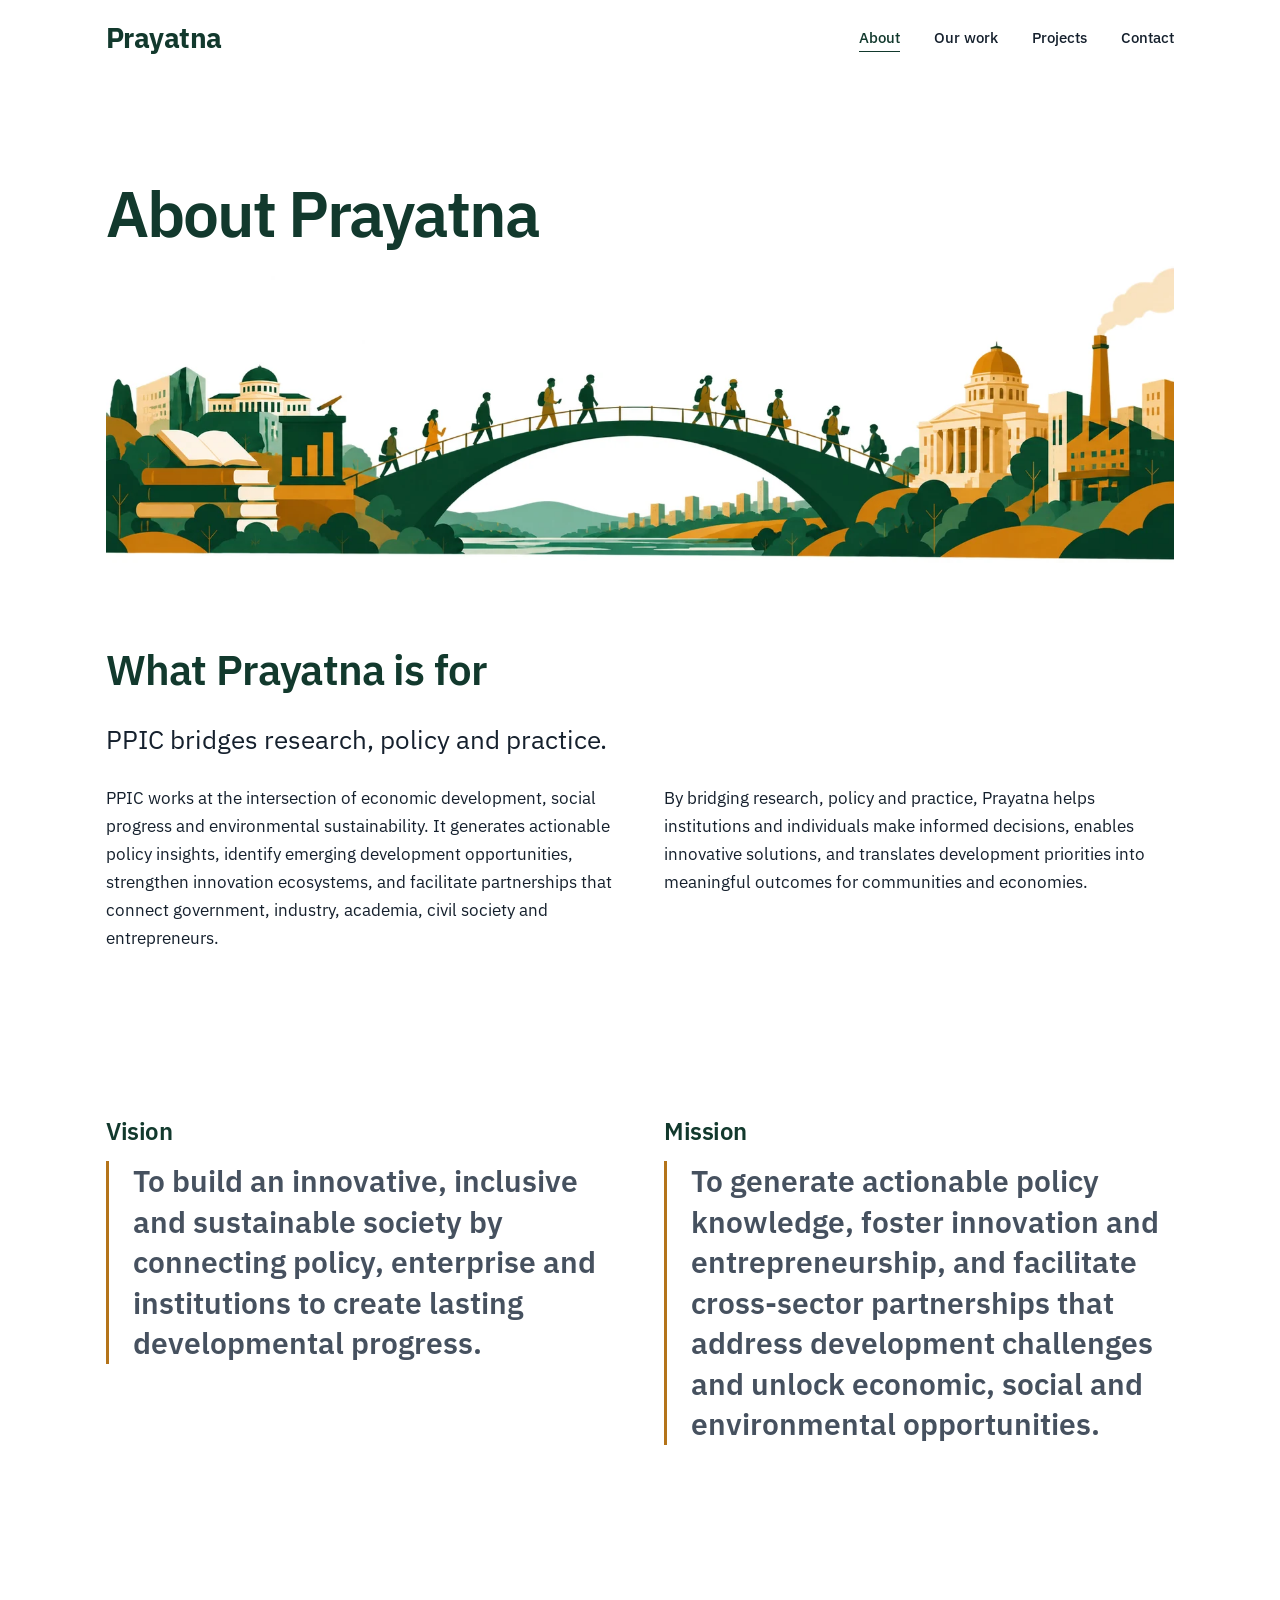
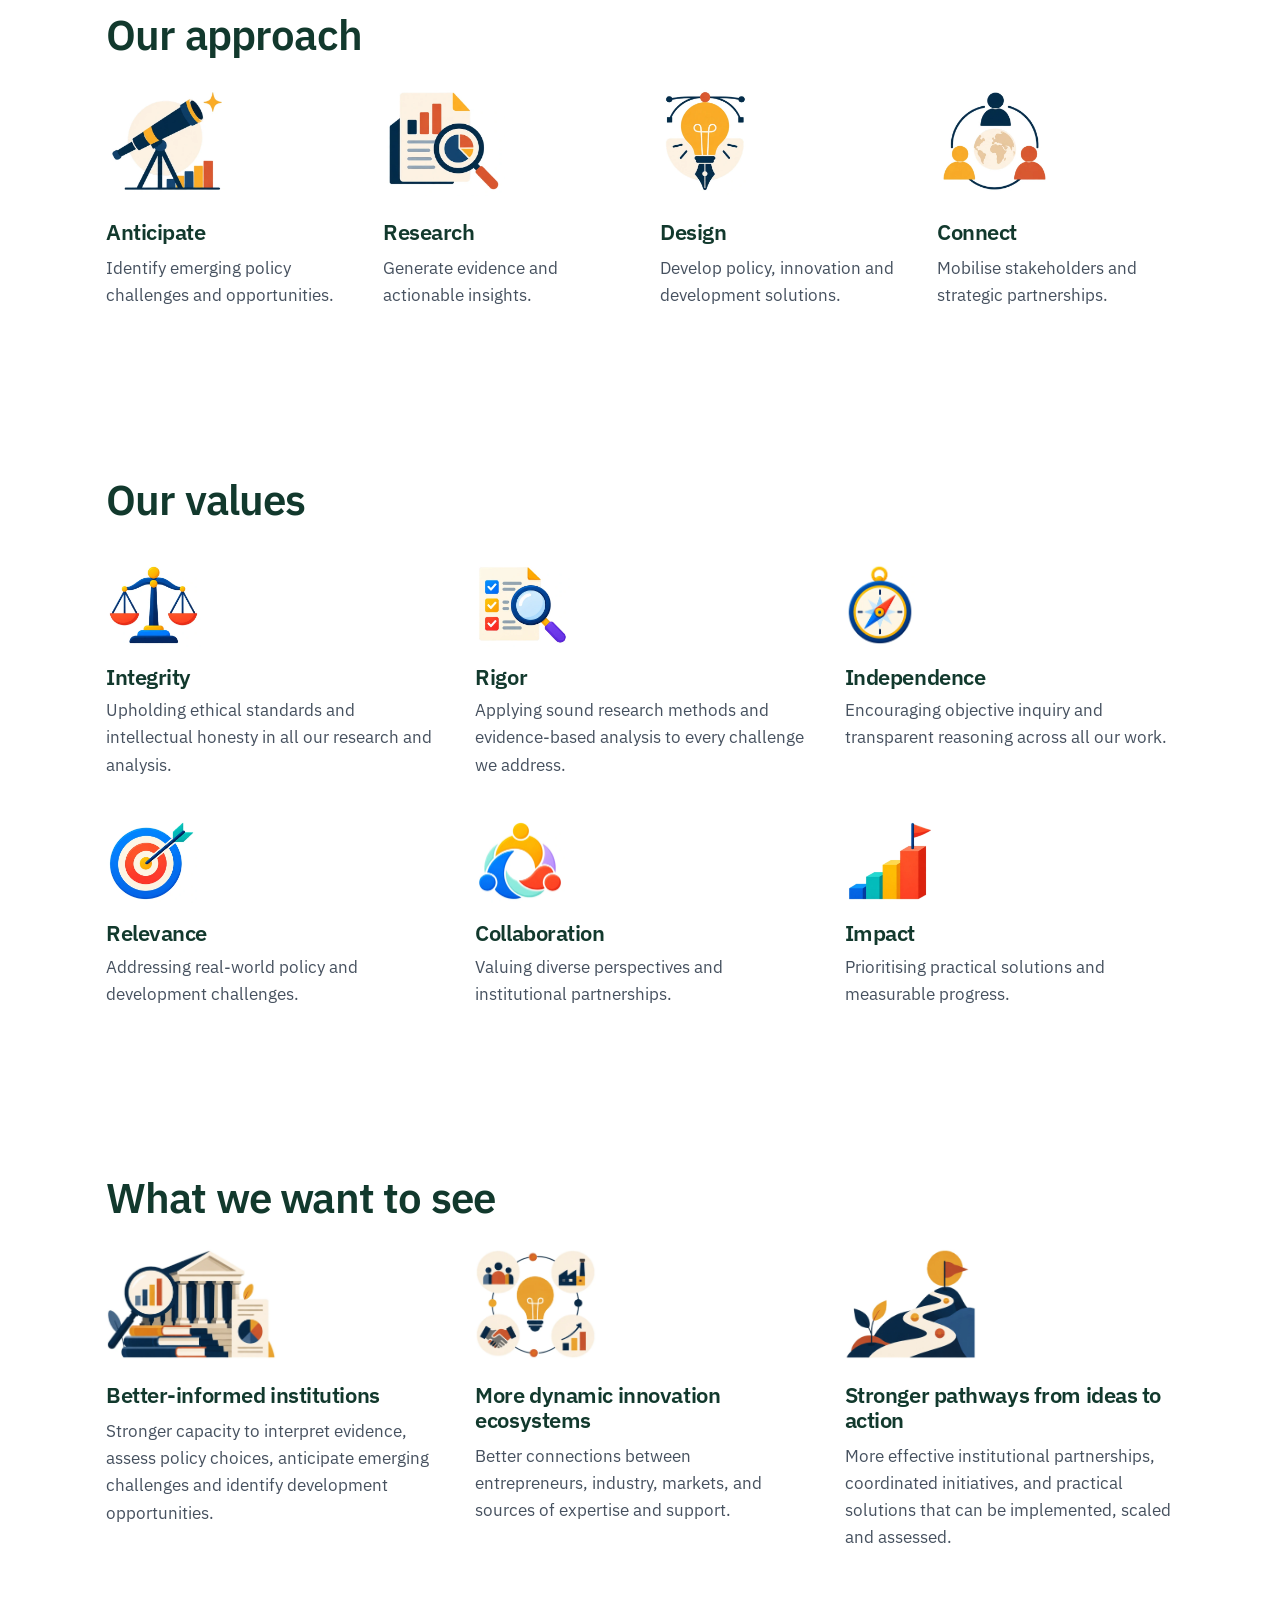
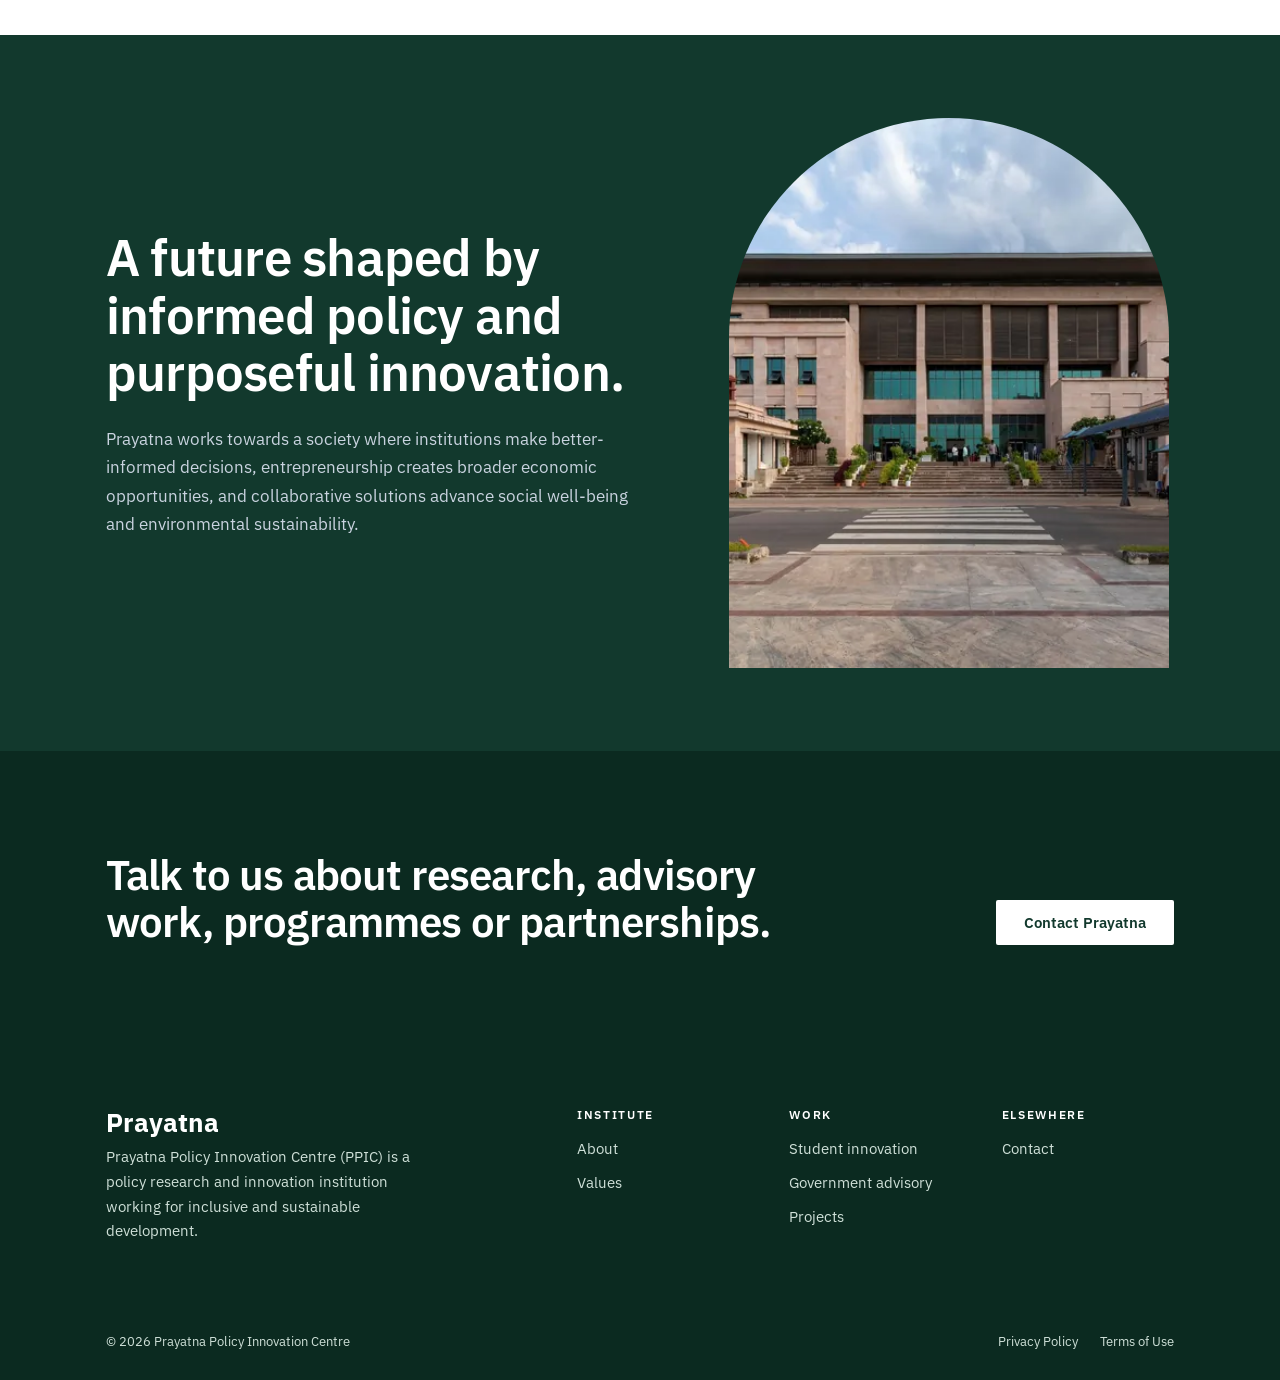
<file: about.html>
<!doctype html>
<html lang="en">
<head>
  <meta charset="utf-8">
  <meta name="viewport" content="width=device-width, initial-scale=1">
  <title>About | Prayatna Policy Innovation Centre</title>
  <meta name="description" content="Who Prayatna is, what it is for, and the values it works by.">
  <script>document.documentElement.className+=" js"</script>
  <link rel="icon" href="assets/img/favicon.svg" type="image/svg+xml">
  <link rel="canonical" href="https://prayatna-seven.vercel.app/about.html">
  <meta name="theme-color" content="#12392d">
  <meta property="og:type" content="website">
  <meta property="og:site_name" content="Prayatna Policy Innovation Centre">
  <meta property="og:title" content="About | Prayatna Policy Innovation Centre">
  <meta property="og:description" content="Who Prayatna is, what it is for, and the values it works by.">
  <meta property="og:url" content="https://prayatna-seven.vercel.app/about.html">
  <meta property="og:image" content="https://prayatna-seven.vercel.app/assets/img/og-image.jpg">
  <meta property="og:image:width" content="1200">
  <meta property="og:image:height" content="630">
  <meta property="og:locale" content="en_IN">
  <meta name="twitter:card" content="summary_large_image">
  <link rel="preload" href="assets/fonts/ibm-plex-sans-var.woff2" as="font" type="font/woff2" crossorigin>
  <link rel="stylesheet" href="assets/css/style.css">
</head>
<body>
  <a class="skip" href="#main">Skip to content</a>
  <header class="masthead">
    <div class="wrap">
      <a class="wordmark" href="index.html" aria-label="Prayatna Policy Innovation Centre, home"><b>Prayatna</b></a>
      <button class="menu-btn" aria-expanded="false" aria-controls="nav">Menu</button>
      <nav class="nav" id="nav" aria-label="Primary">
        <a href="about.html" aria-current="page">About</a>
        <a href="work.html">Our work</a>
        <a href="projects.html">Projects</a>
        <a href="contact.html">Contact</a>
      </nav>
    </div>
  </header>
  <main id="main">

    <section class="page-head"><div class="wrap">
      <h1>About Prayatna</h1>
    </div></section>
    <section class="art-band tuck"><div class="wrap"><img class="art" src="assets/img/art/bridge.webp" width="1600" height="445" alt="Illustration of a bridge between a university on one side and government and industry on the other, with people crossing in both directions"></div></section>


    <section class="block">
      <div class="wrap two">
        <div><h2>What Prayatna is for</h2></div>
        <div class="prose columns">
          <p class="lede">PPIC bridges research, policy and practice.</p>
          <p>PPIC works at the intersection of economic development, social progress and environmental sustainability. It generates actionable policy insights, identify emerging development opportunities, strengthen innovation ecosystems, and facilitate partnerships that connect government, industry, academia, civil society and entrepreneurs.</p>
          <p>By bridging research, policy and practice, Prayatna helps institutions and individuals make informed decisions, enables innovative solutions, and translates development priorities into meaningful outcomes for communities and economies.</p>
        </div>
      </div>
    </section>

    <section class="block tint">
      <div class="wrap">
        <div class="cols-2">
          <div class="pair"><h3>Vision</h3><p class="pull">To build an innovative, inclusive and sustainable society by connecting policy, enterprise and institutions to create lasting developmental progress.</p></div>
          <div class="pair"><h3>Mission</h3><p class="pull">To generate actionable policy knowledge, foster innovation and entrepreneurship, and facilitate cross-sector partnerships that address development challenges and unlock economic, social and environmental opportunities.</p></div>
        </div>
      </div>
    </section>

    <section class="block" id="approach">
      <div class="wrap two">
        <div><h2>Our approach</h2></div>
        <div class="cols cols4">
          <div><img class="art outcome-art" src="assets/img/art/approach-anticipate.webp" width="420" height="380" alt="Illustration of a telescope on a tripod beside a rising bar chart" loading="lazy"><h3>Anticipate</h3><p>Identify emerging policy challenges and opportunities.</p></div>
          <div><img class="art outcome-art" src="assets/img/art/approach-research.webp" width="420" height="379" alt="Illustration of a report with bar charts and a magnifying glass over a pie chart" loading="lazy"><h3>Research</h3><p>Generate evidence and actionable insights.</p></div>
          <div><img class="art outcome-art" src="assets/img/art/approach-design.webp" width="348" height="420" alt="Illustration of a lightbulb with a pen nib and design curves" loading="lazy"><h3>Design</h3><p>Develop policy, innovation and development solutions.</p></div>
          <div><img class="art outcome-art" src="assets/img/art/approach-connect.webp" width="420" height="402" alt="Illustration of three people connected in a circle around a globe" loading="lazy"><h3>Connect</h3><p>Mobilise stakeholders and strategic partnerships.</p></div>
        </div>
      </div>
    </section>

    <section class="block tint" id="values">
      <div class="wrap">
        <h2 class="spaced">Our values</h2>
        <div class="values">
          <div><img class="value-img" src="assets/img/art/value-integrity.webp" width="360" height="320" alt="" loading="lazy"><h3>Integrity</h3><p>Upholding ethical standards and intellectual honesty in all our research and analysis.</p></div>
          <div><img class="value-img" src="assets/img/art/value-rigor.webp" width="360" height="318" alt="" loading="lazy"><h3>Rigor</h3><p>Applying sound research methods and evidence-based analysis to every challenge we address.</p></div>
          <div><img class="value-img" src="assets/img/art/value-independence.webp" width="302" height="360" alt="" loading="lazy"><h3>Independence</h3><p>Encouraging objective inquiry and transparent reasoning across all our work.</p></div>
          <div><img class="value-img" src="assets/img/art/value-relevance.webp" width="360" height="333" alt="" loading="lazy"><h3>Relevance</h3><p>Addressing real-world policy and development challenges.</p></div>
          <div><img class="value-img" src="assets/img/art/value-collaboration.webp" width="360" height="339" alt="" loading="lazy"><h3>Collaboration</h3><p>Valuing diverse perspectives and institutional partnerships.</p></div>
          <div><img class="value-img" src="assets/img/art/value-impact.webp" width="360" height="335" alt="" loading="lazy"><h3>Impact</h3><p>Prioritising practical solutions and measurable progress.</p></div>
        </div>
      </div>
    </section>

    <section class="block">
      <div class="wrap two">
        <div><h2>What we want to see</h2></div>
        <div class="cols cols3">
          <div><img class="art outcome-art" src="assets/img/art/outcome-institutions.webp" width="723" height="467" alt="Illustration of a public institution with books, a policy report and a magnifying glass over a bar chart" loading="lazy"><h3>Better-informed institutions</h3><p>Stronger capacity to interpret evidence, assess policy choices, anticipate emerging challenges and identify development opportunities.</p></div>
          <div><img class="art outcome-art" src="assets/img/art/outcome-innovation.webp" width="531" height="483" alt="Illustration of a lightbulb at the centre of a network linking people, industry, partnership and growth" loading="lazy"><h3>More dynamic innovation ecosystems</h3><p>Better connections between entrepreneurs, industry, markets, and sources of expertise and support.</p></div>
          <div><img class="art outcome-art" src="assets/img/art/outcome-pathway.webp" width="647" height="540" alt="Illustration of a winding path up a hill to a flag, with a seedling in the foreground" loading="lazy"><h3>Stronger pathways from ideas to action</h3><p>More effective institutional partnerships, coordinated initiatives, and practical solutions that can be implemented, scaled and assessed.</p></div>
        </div>
      </div>
    </section>

    <section class="block dark">
      <div class="wrap feature">
        <div>
          <p class="statement tight">A future shaped by informed policy and purposeful innovation.</p>
          <p style="max-width:56ch;color:#c9d3df">Prayatna works towards a society where institutions make better-informed decisions, entrepreneurship creates broader economic opportunities, and collaborative solutions advance social well-being and environmental sustainability.</p>
        </div>
        <figure><img class="f-arch" src="assets/img/amaravati-high-court.webp" alt="The High Court of Andhra Pradesh at Amaravati" loading="lazy"></figure>
      </div>
    </section>

    <section class="closing">
      <div class="wrap">
        <h2>Talk to us about research, advisory work, programmes or partnerships.</h2>
        <a class="btn" href="contact.html">Contact Prayatna</a>
      </div>
    </section>
  </main>
  <footer class="foot">
    <div class="wrap">
      <div class="foot-grid">
        <div>
          <b class="mark">Prayatna</b>
          <p>Prayatna Policy Innovation Centre (PPIC) is a policy research and innovation institution working for inclusive and sustainable development.</p>
        </div>
        <div>
          <h4>Institute</h4>
          <ul><li><a href="about.html">About</a></li><li><a href="about.html#values">Values</a></li></ul>
        </div>
        <div>
          <h4>Work</h4>
          <ul><li><a href="work.html#innovation">Student innovation</a></li><li><a href="work.html#advisory">Government advisory</a></li><li><a href="projects.html">Projects</a></li></ul>
        </div>
        <div>
          <h4>Elsewhere</h4>
          <ul><li><a href="contact.html">Contact</a></li></ul>
        </div>
      </div>
      <div class="foot-base"><span>&copy; 2026 Prayatna Policy Innovation Centre</span><span class="foot-legal"><a href="privacy.html">Privacy Policy</a><a href="terms.html">Terms of Use</a></span></div>
    </div>
  </footer>
  <script src="assets/js/main.js"></script>
</body>
</html>
</file>
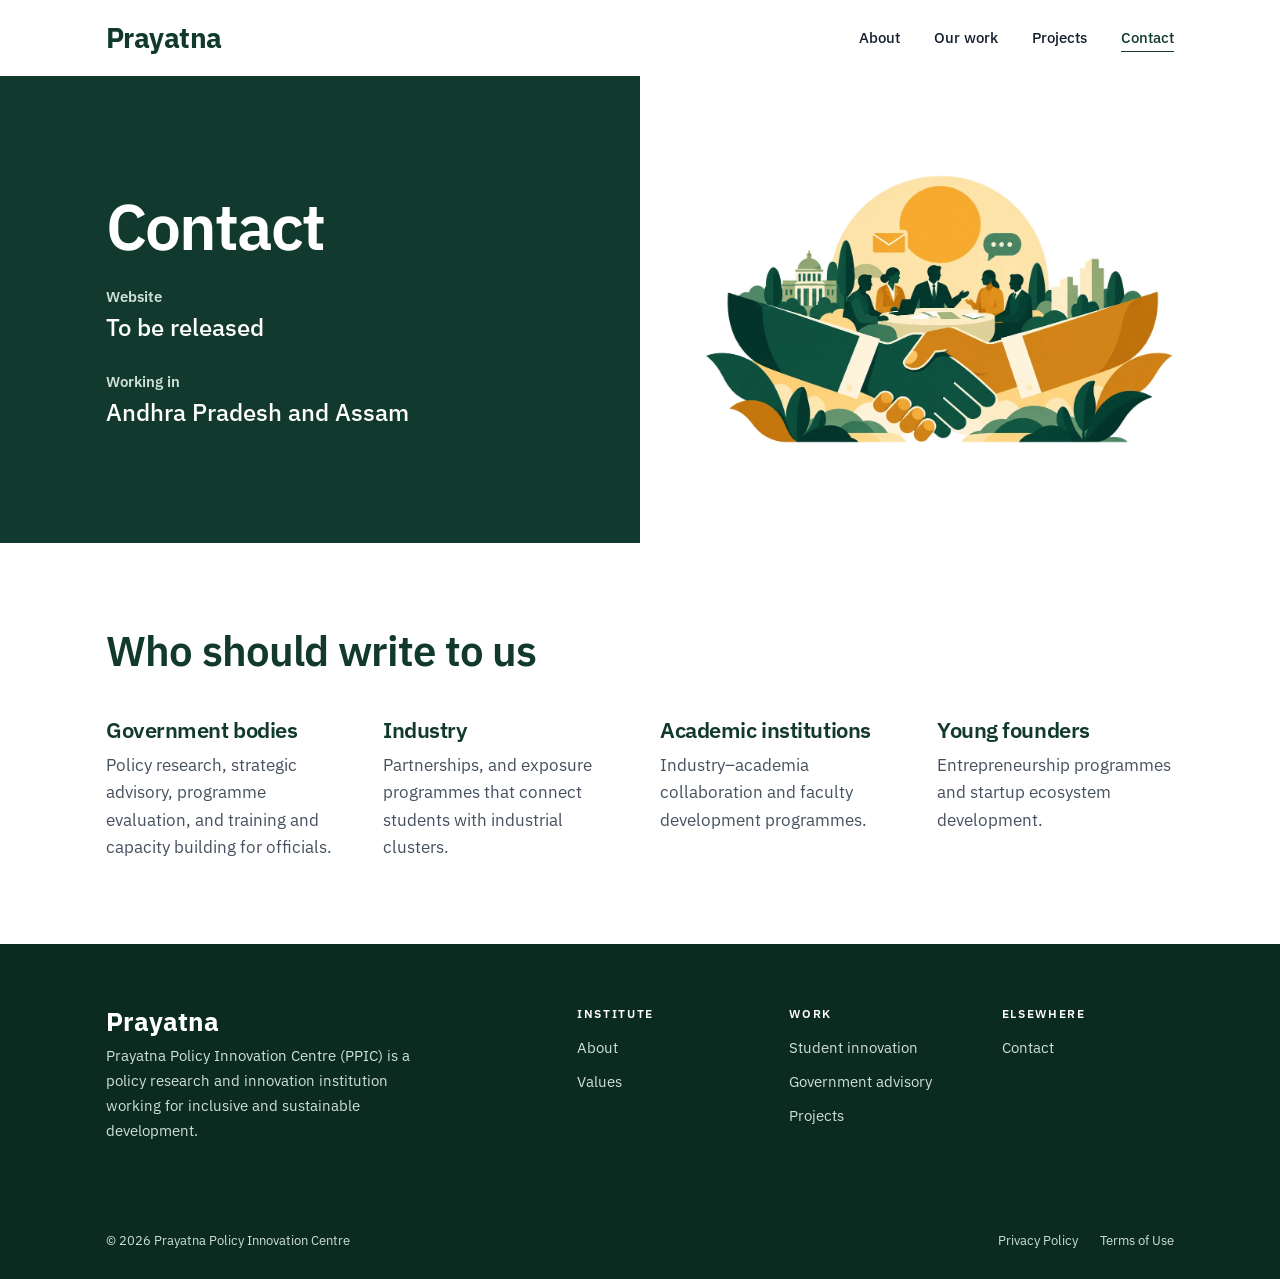
<file: contact.html>
<!doctype html>
<html lang="en">
<head>
  <meta charset="utf-8">
  <meta name="viewport" content="width=device-width, initial-scale=1">
  <title>Contact | Prayatna Policy Innovation Centre</title>
  <meta name="description" content="Get in touch with Prayatna Policy Innovation Centre.">
  <script>document.documentElement.className+=" js"</script>
  <link rel="icon" href="assets/img/favicon.svg" type="image/svg+xml">
  <link rel="canonical" href="https://prayatna-seven.vercel.app/contact.html">
  <meta name="theme-color" content="#12392d">
  <meta property="og:type" content="website">
  <meta property="og:site_name" content="Prayatna Policy Innovation Centre">
  <meta property="og:title" content="Contact | Prayatna Policy Innovation Centre">
  <meta property="og:description" content="Get in touch with Prayatna Policy Innovation Centre.">
  <meta property="og:url" content="https://prayatna-seven.vercel.app/contact.html">
  <meta property="og:image" content="https://prayatna-seven.vercel.app/assets/img/og-image.jpg">
  <meta property="og:image:width" content="1200">
  <meta property="og:image:height" content="630">
  <meta property="og:locale" content="en_IN">
  <meta name="twitter:card" content="summary_large_image">
  <link rel="preload" href="assets/fonts/ibm-plex-sans-var.woff2" as="font" type="font/woff2" crossorigin>
  <link rel="stylesheet" href="assets/css/style.css">
</head>
<body>
  <a class="skip" href="#main">Skip to content</a>
  <header class="masthead">
    <div class="wrap">
      <a class="wordmark" href="index.html" aria-label="Prayatna Policy Innovation Centre, home"><b>Prayatna</b></a>
      <button class="menu-btn" aria-expanded="false" aria-controls="nav">Menu</button>
      <nav class="nav" id="nav" aria-label="Primary">
        <a href="about.html">About</a>
        <a href="work.html">Our work</a>
        <a href="projects.html">Projects</a>
        <a href="contact.html" aria-current="page">Contact</a>
      </nav>
    </div>
  </header>
  <main id="main">

    <section class="contact-hero">
      <div class="contact-panel">
        <h1>Contact</h1>
        <dl class="contact-facts">
          <div><dt>Website</dt><dd>To be released</dd></div>
          <div><dt>Working in</dt><dd>Andhra Pradesh and Assam</dd></div>
        </dl>
      </div>
      <div class="contact-art">
        <img class="art" src="assets/img/art/partnership.webp" width="1200" height="687" alt="Illustration of a handshake in front of people meeting around a table">
      </div>
    </section>

    <section class="block">
      <div class="wrap">
        <h2>Who should write to us</h2>
        <div class="cols cols4 contact-audiences">
          <div><h3>Government bodies</h3><p>Policy research, strategic advisory, programme evaluation, and training and capacity building for officials.</p></div>
          <div><h3>Industry</h3><p>Partnerships, and exposure programmes that connect students with industrial clusters.</p></div>
          <div><h3>Academic institutions</h3><p>Industry&ndash;academia collaboration and faculty development programmes.</p></div>
          <div><h3>Young founders</h3><p>Entrepreneurship programmes and startup ecosystem development.</p></div>
        </div>
      </div>
    </section>

  </main>
  <footer class="foot">
    <div class="wrap">
      <div class="foot-grid">
        <div>
          <b class="mark">Prayatna</b>
          <p>Prayatna Policy Innovation Centre (PPIC) is a policy research and innovation institution working for inclusive and sustainable development.</p>
        </div>
        <div>
          <h4>Institute</h4>
          <ul><li><a href="about.html">About</a></li><li><a href="about.html#values">Values</a></li></ul>
        </div>
        <div>
          <h4>Work</h4>
          <ul><li><a href="work.html#innovation">Student innovation</a></li><li><a href="work.html#advisory">Government advisory</a></li><li><a href="projects.html">Projects</a></li></ul>
        </div>
        <div>
          <h4>Elsewhere</h4>
          <ul><li><a href="contact.html">Contact</a></li></ul>
        </div>
      </div>
      <div class="foot-base"><span>&copy; 2026 Prayatna Policy Innovation Centre</span><span class="foot-legal"><a href="privacy.html">Privacy Policy</a><a href="terms.html">Terms of Use</a></span></div>
    </div>
  </footer>
  <script src="assets/js/main.js"></script>
</body>
</html>
</file>
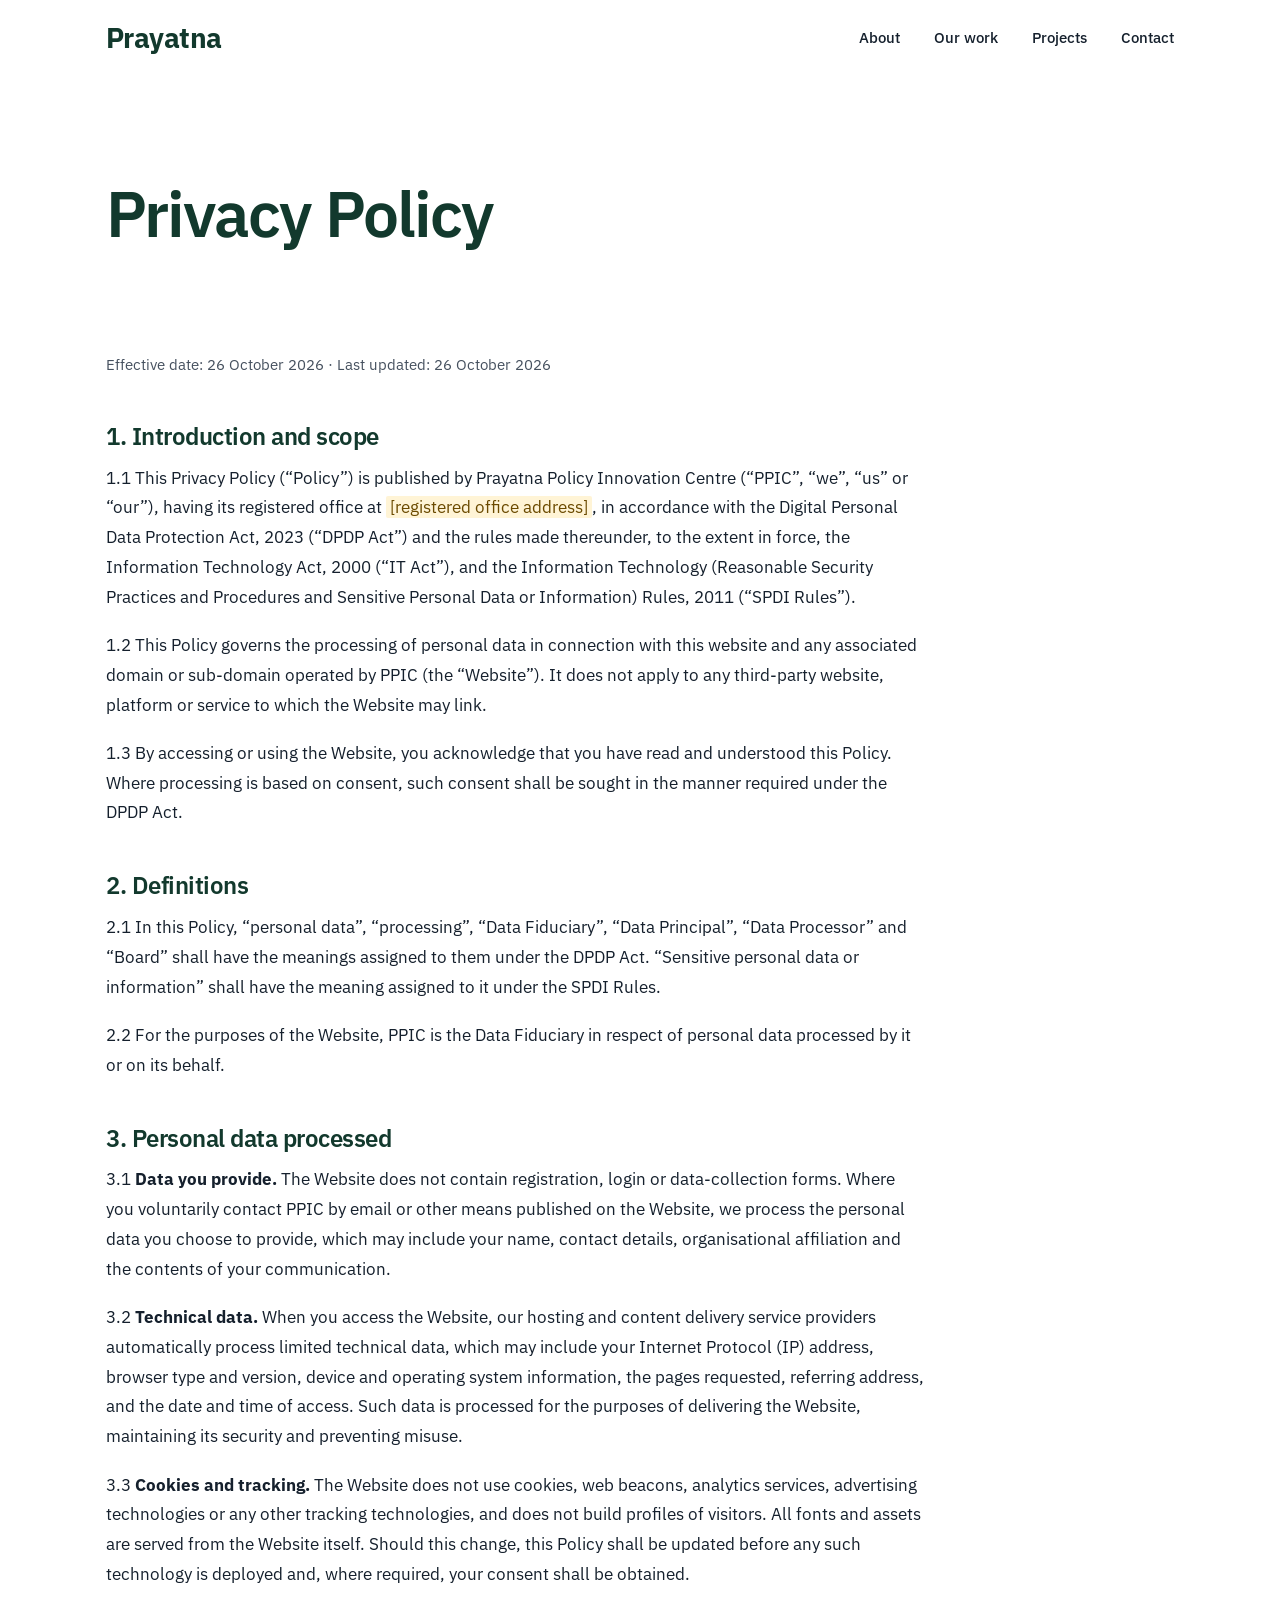
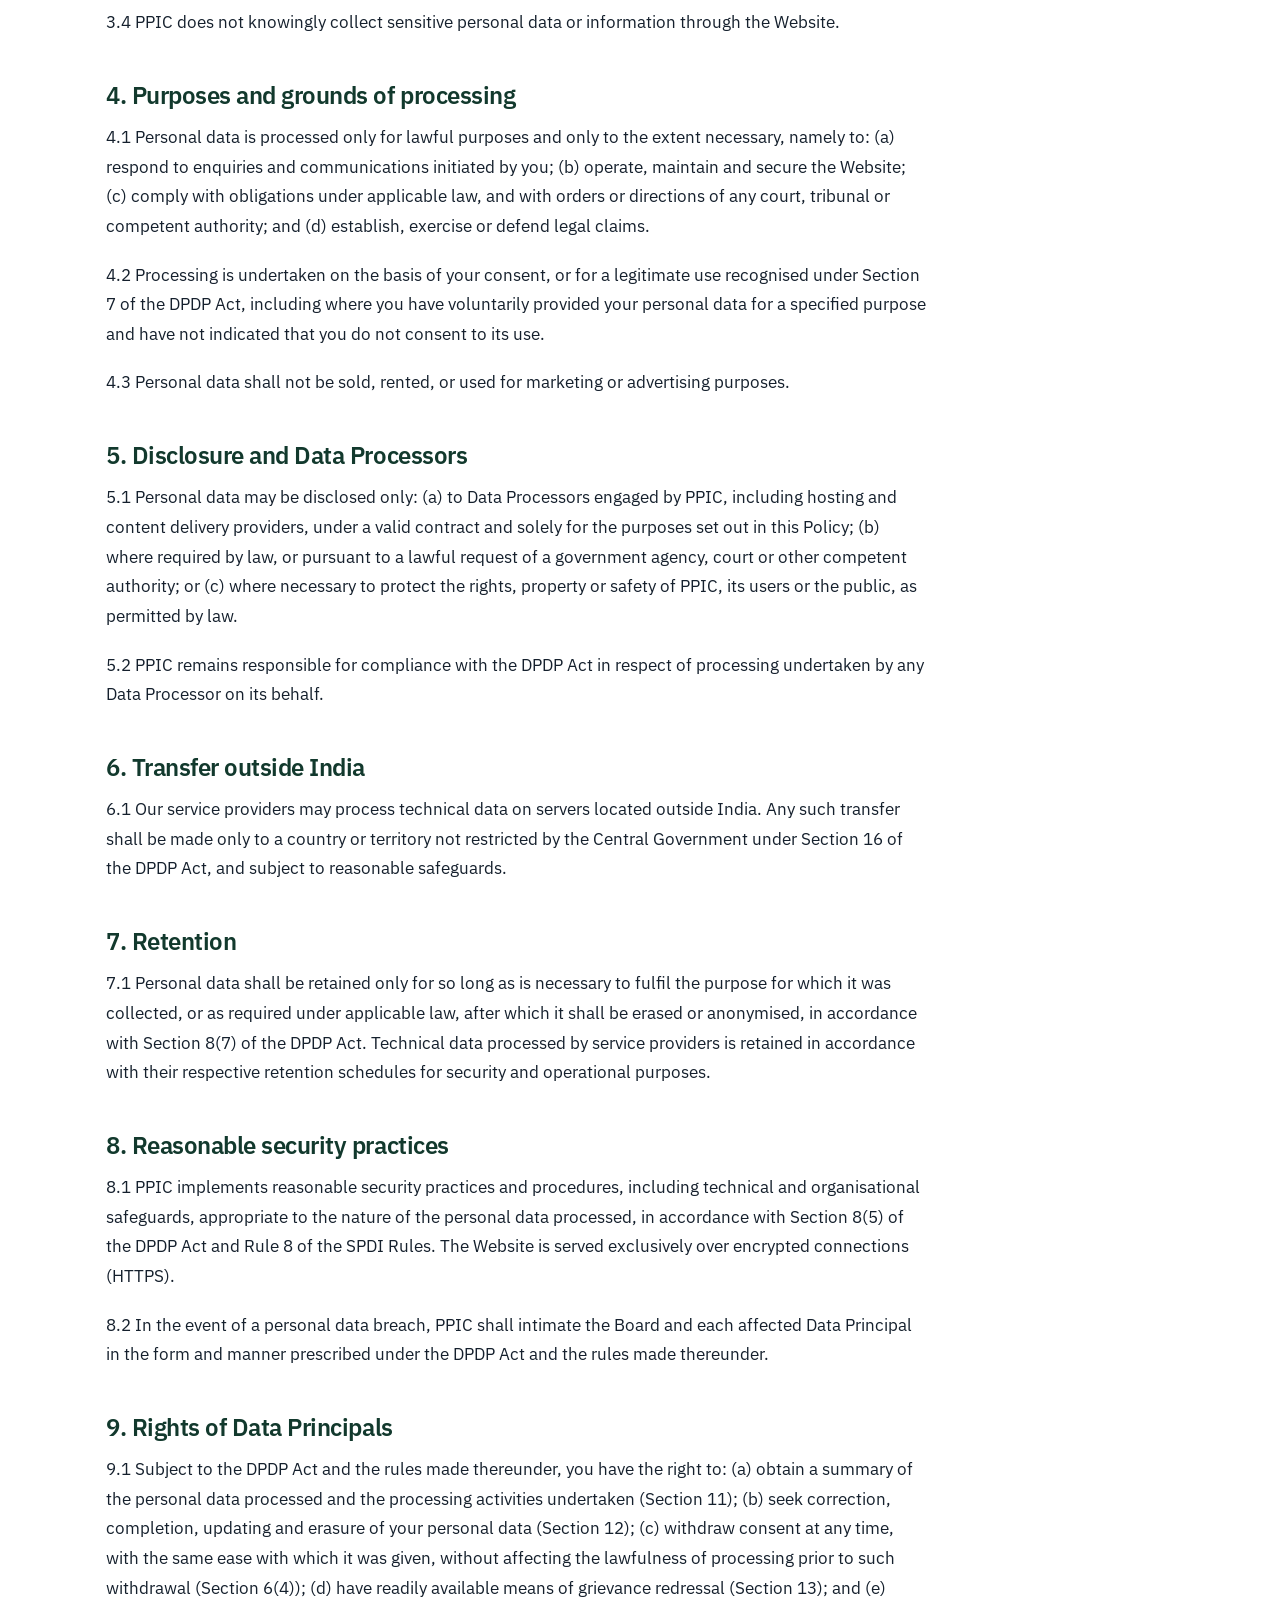
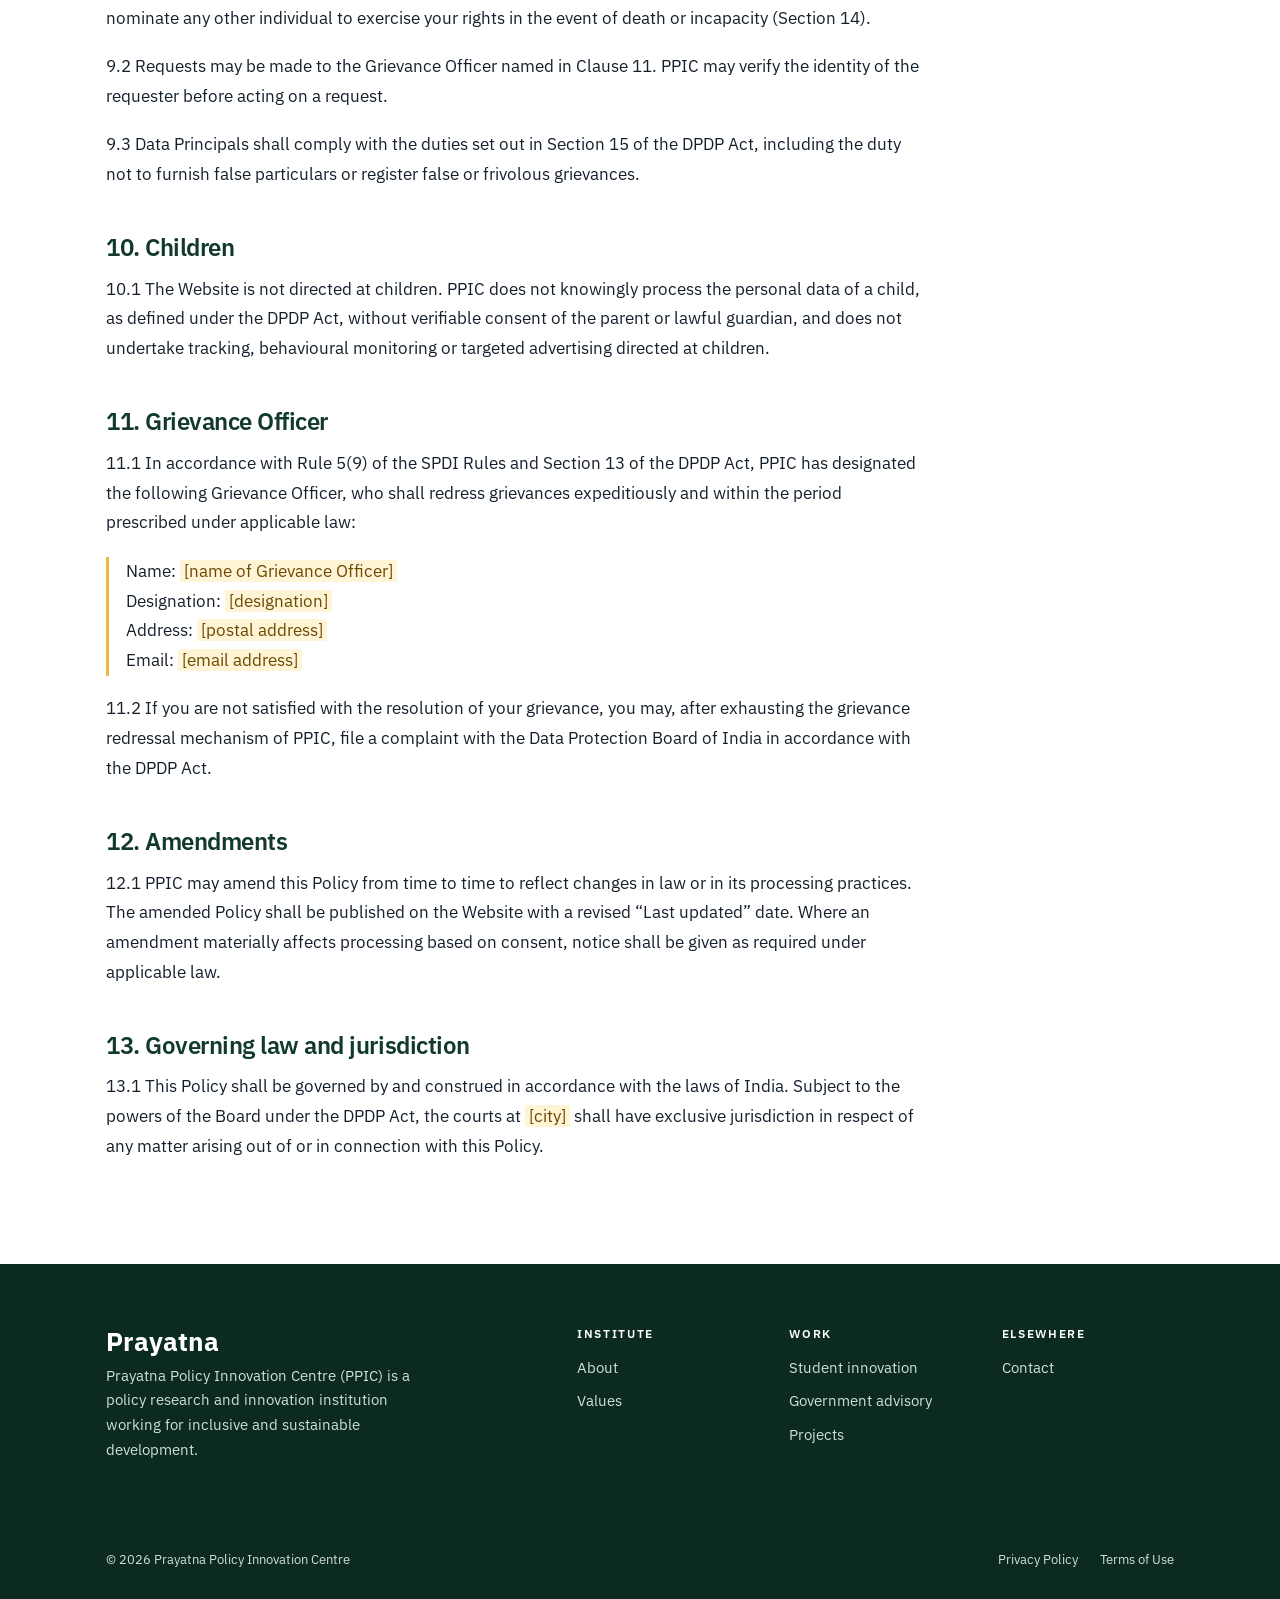
<file: privacy.html>
<!doctype html>
<html lang="en">
<head>
  <meta charset="utf-8">
  <meta name="viewport" content="width=device-width, initial-scale=1">
  <title>Privacy Policy | Prayatna Policy Innovation Centre</title>
  <meta name="description" content="How Prayatna Policy Innovation Centre processes personal data, under the Digital Personal Data Protection Act, 2023 and the Information Technology Act, 2000.">
  <script>document.documentElement.className+=" js"</script>
  <link rel="icon" href="assets/img/favicon.svg" type="image/svg+xml">
  <link rel="canonical" href="https://prayatna-seven.vercel.app/privacy.html">
  <meta name="theme-color" content="#12392d">
  <meta property="og:type" content="website">
  <meta property="og:site_name" content="Prayatna Policy Innovation Centre">
  <meta property="og:title" content="Privacy Policy | Prayatna Policy Innovation Centre">
  <meta property="og:description" content="How Prayatna Policy Innovation Centre processes personal data, under the Digital Personal Data Protection Act, 2023 and the Information Technology Act, 2000.">
  <meta property="og:url" content="https://prayatna-seven.vercel.app/privacy.html">
  <meta property="og:image" content="https://prayatna-seven.vercel.app/assets/img/og-image.jpg">
  <meta property="og:image:width" content="1200">
  <meta property="og:image:height" content="630">
  <meta property="og:locale" content="en_IN">
  <meta name="twitter:card" content="summary_large_image">
  <link rel="preload" href="assets/fonts/ibm-plex-sans-var.woff2" as="font" type="font/woff2" crossorigin>
  <link rel="stylesheet" href="assets/css/style.css">
</head>
<body>
  <a class="skip" href="#main">Skip to content</a>
  <header class="masthead">
    <div class="wrap">
      <a class="wordmark" href="index.html" aria-label="Prayatna Policy Innovation Centre, home"><b>Prayatna</b></a>
      <button class="menu-btn" aria-expanded="false" aria-controls="nav">Menu</button>
      <nav class="nav" id="nav" aria-label="Primary">
        <a href="about.html">About</a>
        <a href="work.html">Our work</a>
        <a href="projects.html">Projects</a>
        <a href="contact.html">Contact</a>
      </nav>
    </div>
  </header>
  <main id="main">
    <section class="page-head"><div class="wrap">
      <h1>Privacy Policy</h1>
    </div></section>

    <section class="block legal">
      <div class="wrap legal-body">
        <p class="legal-meta">Effective date: 26 October 2026 &middot; Last updated: 26 October 2026</p>

        <h2>1. Introduction and scope</h2>
        <p>1.1 This Privacy Policy (&ldquo;Policy&rdquo;) is published by Prayatna Policy Innovation Centre (&ldquo;PPIC&rdquo;, &ldquo;we&rdquo;, &ldquo;us&rdquo; or &ldquo;our&rdquo;), having its registered office at <span class="ph">[registered office address]</span>, in accordance with the Digital Personal Data Protection Act, 2023 (&ldquo;DPDP Act&rdquo;) and the rules made thereunder, to the extent in force, the Information Technology Act, 2000 (&ldquo;IT Act&rdquo;), and the Information Technology (Reasonable Security Practices and Procedures and Sensitive Personal Data or Information) Rules, 2011 (&ldquo;SPDI Rules&rdquo;).</p>
        <p>1.2 This Policy governs the processing of personal data in connection with this website and any associated domain or sub-domain operated by PPIC (the &ldquo;Website&rdquo;). It does not apply to any third-party website, platform or service to which the Website may link.</p>
        <p>1.3 By accessing or using the Website, you acknowledge that you have read and understood this Policy. Where processing is based on consent, such consent shall be sought in the manner required under the DPDP Act.</p>

        <h2>2. Definitions</h2>
        <p>2.1 In this Policy, &ldquo;personal data&rdquo;, &ldquo;processing&rdquo;, &ldquo;Data Fiduciary&rdquo;, &ldquo;Data Principal&rdquo;, &ldquo;Data Processor&rdquo; and &ldquo;Board&rdquo; shall have the meanings assigned to them under the DPDP Act. &ldquo;Sensitive personal data or information&rdquo; shall have the meaning assigned to it under the SPDI Rules.</p>
        <p>2.2 For the purposes of the Website, PPIC is the Data Fiduciary in respect of personal data processed by it or on its behalf.</p>

        <h2>3. Personal data processed</h2>
        <p>3.1 <strong>Data you provide.</strong> The Website does not contain registration, login or data-collection forms. Where you voluntarily contact PPIC by email or other means published on the Website, we process the personal data you choose to provide, which may include your name, contact details, organisational affiliation and the contents of your communication.</p>
        <p>3.2 <strong>Technical data.</strong> When you access the Website, our hosting and content delivery service providers automatically process limited technical data, which may include your Internet Protocol (IP) address, browser type and version, device and operating system information, the pages requested, referring address, and the date and time of access. Such data is processed for the purposes of delivering the Website, maintaining its security and preventing misuse.</p>
        <p>3.3 <strong>Cookies and tracking.</strong> The Website does not use cookies, web beacons, analytics services, advertising technologies or any other tracking technologies, and does not build profiles of visitors. All fonts and assets are served from the Website itself. Should this change, this Policy shall be updated before any such technology is deployed and, where required, your consent shall be obtained.</p>
        <p>3.4 PPIC does not knowingly collect sensitive personal data or information through the Website.</p>

        <h2>4. Purposes and grounds of processing</h2>
        <p>4.1 Personal data is processed only for lawful purposes and only to the extent necessary, namely to: (a) respond to enquiries and communications initiated by you; (b) operate, maintain and secure the Website; (c) comply with obligations under applicable law, and with orders or directions of any court, tribunal or competent authority; and (d) establish, exercise or defend legal claims.</p>
        <p>4.2 Processing is undertaken on the basis of your consent, or for a legitimate use recognised under Section 7 of the DPDP Act, including where you have voluntarily provided your personal data for a specified purpose and have not indicated that you do not consent to its use.</p>
        <p>4.3 Personal data shall not be sold, rented, or used for marketing or advertising purposes.</p>

        <h2>5. Disclosure and Data Processors</h2>
        <p>5.1 Personal data may be disclosed only: (a) to Data Processors engaged by PPIC, including hosting and content delivery providers, under a valid contract and solely for the purposes set out in this Policy; (b) where required by law, or pursuant to a lawful request of a government agency, court or other competent authority; or (c) where necessary to protect the rights, property or safety of PPIC, its users or the public, as permitted by law.</p>
        <p>5.2 PPIC remains responsible for compliance with the DPDP Act in respect of processing undertaken by any Data Processor on its behalf.</p>

        <h2>6. Transfer outside India</h2>
        <p>6.1 Our service providers may process technical data on servers located outside India. Any such transfer shall be made only to a country or territory not restricted by the Central Government under Section 16 of the DPDP Act, and subject to reasonable safeguards.</p>

        <h2>7. Retention</h2>
        <p>7.1 Personal data shall be retained only for so long as is necessary to fulfil the purpose for which it was collected, or as required under applicable law, after which it shall be erased or anonymised, in accordance with Section 8(7) of the DPDP Act. Technical data processed by service providers is retained in accordance with their respective retention schedules for security and operational purposes.</p>

        <h2>8. Reasonable security practices</h2>
        <p>8.1 PPIC implements reasonable security practices and procedures, including technical and organisational safeguards, appropriate to the nature of the personal data processed, in accordance with Section 8(5) of the DPDP Act and Rule 8 of the SPDI Rules. The Website is served exclusively over encrypted connections (HTTPS).</p>
        <p>8.2 In the event of a personal data breach, PPIC shall intimate the Board and each affected Data Principal in the form and manner prescribed under the DPDP Act and the rules made thereunder.</p>

        <h2>9. Rights of Data Principals</h2>
        <p>9.1 Subject to the DPDP Act and the rules made thereunder, you have the right to: (a) obtain a summary of the personal data processed and the processing activities undertaken (Section 11); (b) seek correction, completion, updating and erasure of your personal data (Section 12); (c) withdraw consent at any time, with the same ease with which it was given, without affecting the lawfulness of processing prior to such withdrawal (Section 6(4)); (d) have readily available means of grievance redressal (Section 13); and (e) nominate any other individual to exercise your rights in the event of death or incapacity (Section 14).</p>
        <p>9.2 Requests may be made to the Grievance Officer named in Clause 11. PPIC may verify the identity of the requester before acting on a request.</p>
        <p>9.3 Data Principals shall comply with the duties set out in Section 15 of the DPDP Act, including the duty not to furnish false particulars or register false or frivolous grievances.</p>

        <h2>10. Children</h2>
        <p>10.1 The Website is not directed at children. PPIC does not knowingly process the personal data of a child, as defined under the DPDP Act, without verifiable consent of the parent or lawful guardian, and does not undertake tracking, behavioural monitoring or targeted advertising directed at children.</p>

        <h2>11. Grievance Officer</h2>
        <p>11.1 In accordance with Rule 5(9) of the SPDI Rules and Section 13 of the DPDP Act, PPIC has designated the following Grievance Officer, who shall redress grievances expeditiously and within the period prescribed under applicable law:</p>
        <p class="legal-contact">Name: <span class="ph">[name of Grievance Officer]</span><br>Designation: <span class="ph">[designation]</span><br>Address: <span class="ph">[postal address]</span><br>Email: <span class="ph">[email address]</span></p>
        <p>11.2 If you are not satisfied with the resolution of your grievance, you may, after exhausting the grievance redressal mechanism of PPIC, file a complaint with the Data Protection Board of India in accordance with the DPDP Act.</p>

        <h2>12. Amendments</h2>
        <p>12.1 PPIC may amend this Policy from time to time to reflect changes in law or in its processing practices. The amended Policy shall be published on the Website with a revised &ldquo;Last updated&rdquo; date. Where an amendment materially affects processing based on consent, notice shall be given as required under applicable law.</p>

        <h2>13. Governing law and jurisdiction</h2>
        <p>13.1 This Policy shall be governed by and construed in accordance with the laws of India. Subject to the powers of the Board under the DPDP Act, the courts at <span class="ph">[city]</span> shall have exclusive jurisdiction in respect of any matter arising out of or in connection with this Policy.</p>
      </div>
    </section>

  </main>
  <footer class="foot">
    <div class="wrap">
      <div class="foot-grid">
        <div>
          <b class="mark">Prayatna</b>
          <p>Prayatna Policy Innovation Centre (PPIC) is a policy research and innovation institution working for inclusive and sustainable development.</p>
        </div>
        <div>
          <h4>Institute</h4>
          <ul><li><a href="about.html">About</a></li><li><a href="about.html#values">Values</a></li></ul>
        </div>
        <div>
          <h4>Work</h4>
          <ul><li><a href="work.html#innovation">Student innovation</a></li><li><a href="work.html#advisory">Government advisory</a></li><li><a href="projects.html">Projects</a></li></ul>
        </div>
        <div>
          <h4>Elsewhere</h4>
          <ul><li><a href="contact.html">Contact</a></li></ul>
        </div>
      </div>
      <div class="foot-base"><span>&copy; 2026 Prayatna Policy Innovation Centre</span><span class="foot-legal"><a href="privacy.html">Privacy Policy</a><a href="terms.html">Terms of Use</a></span></div>
    </div>
  </footer>
  <script src="assets/js/main.js"></script>
</body>
</html>
</file>
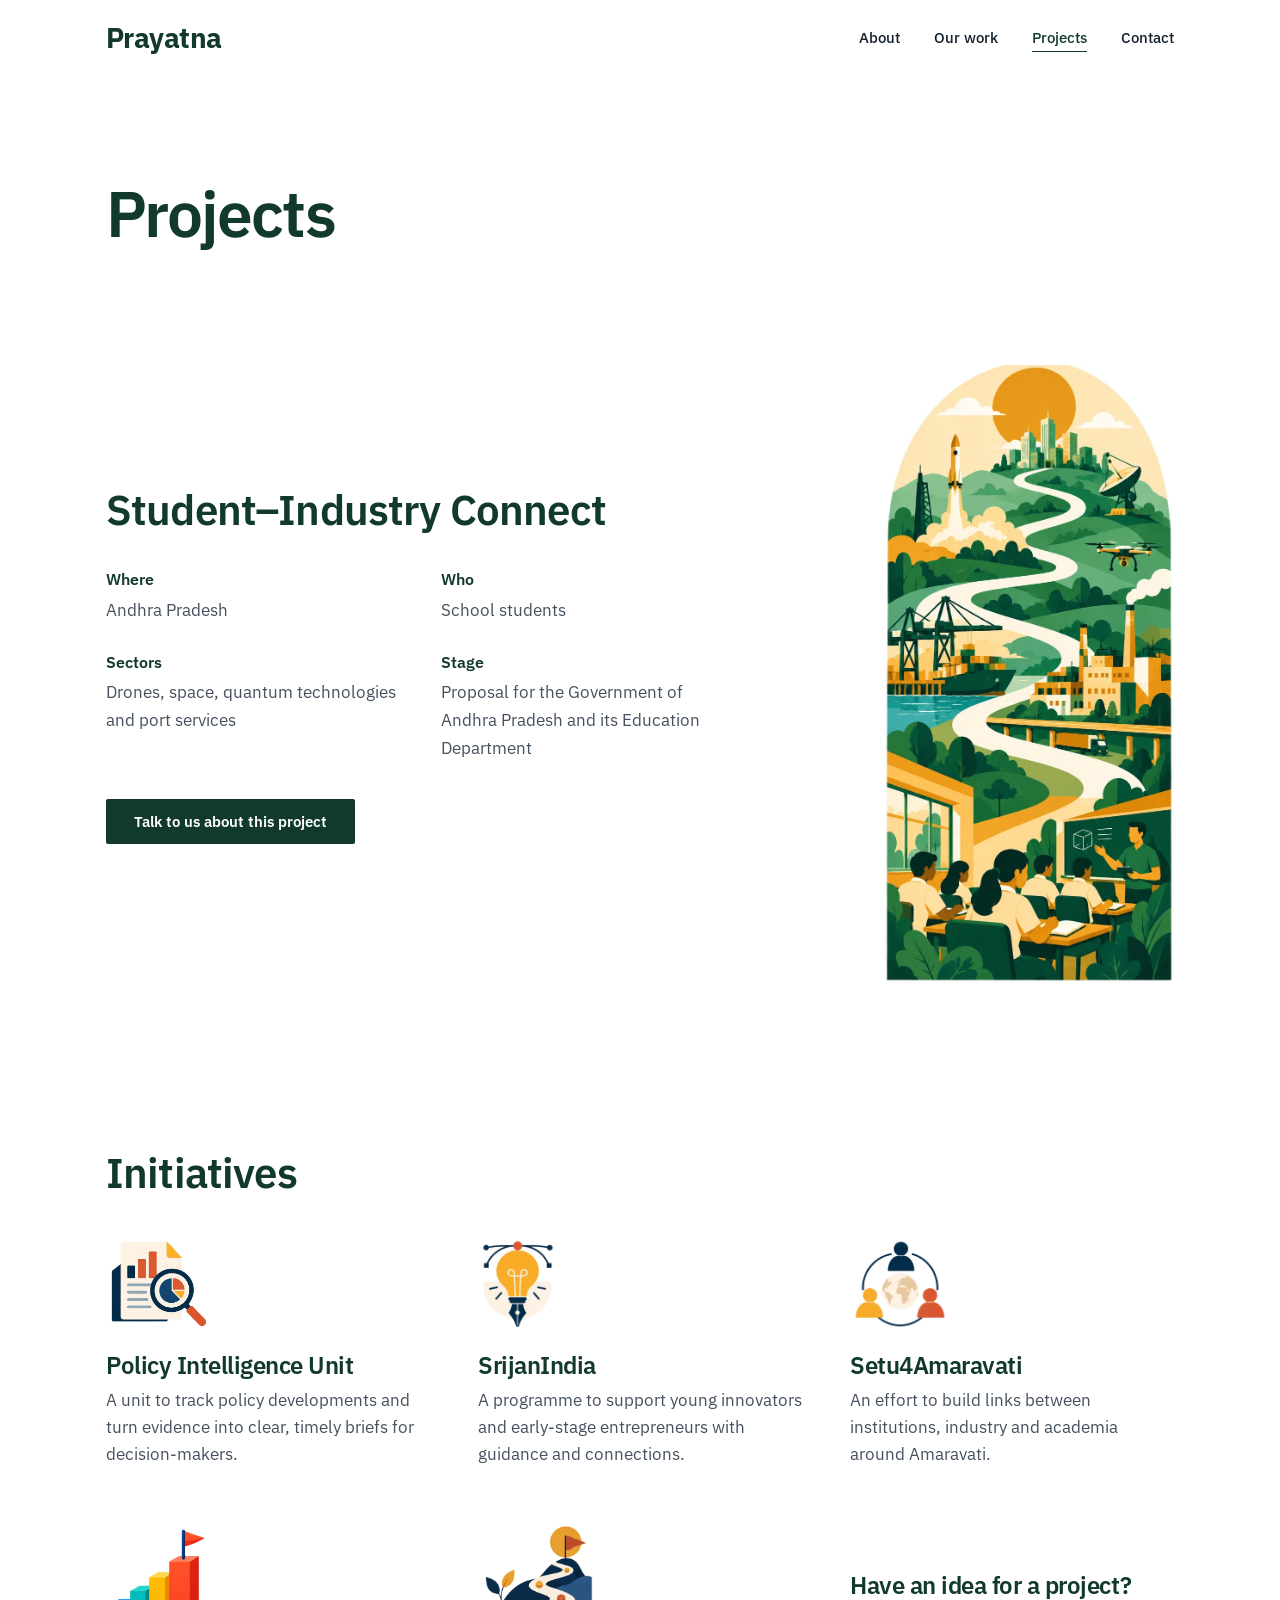
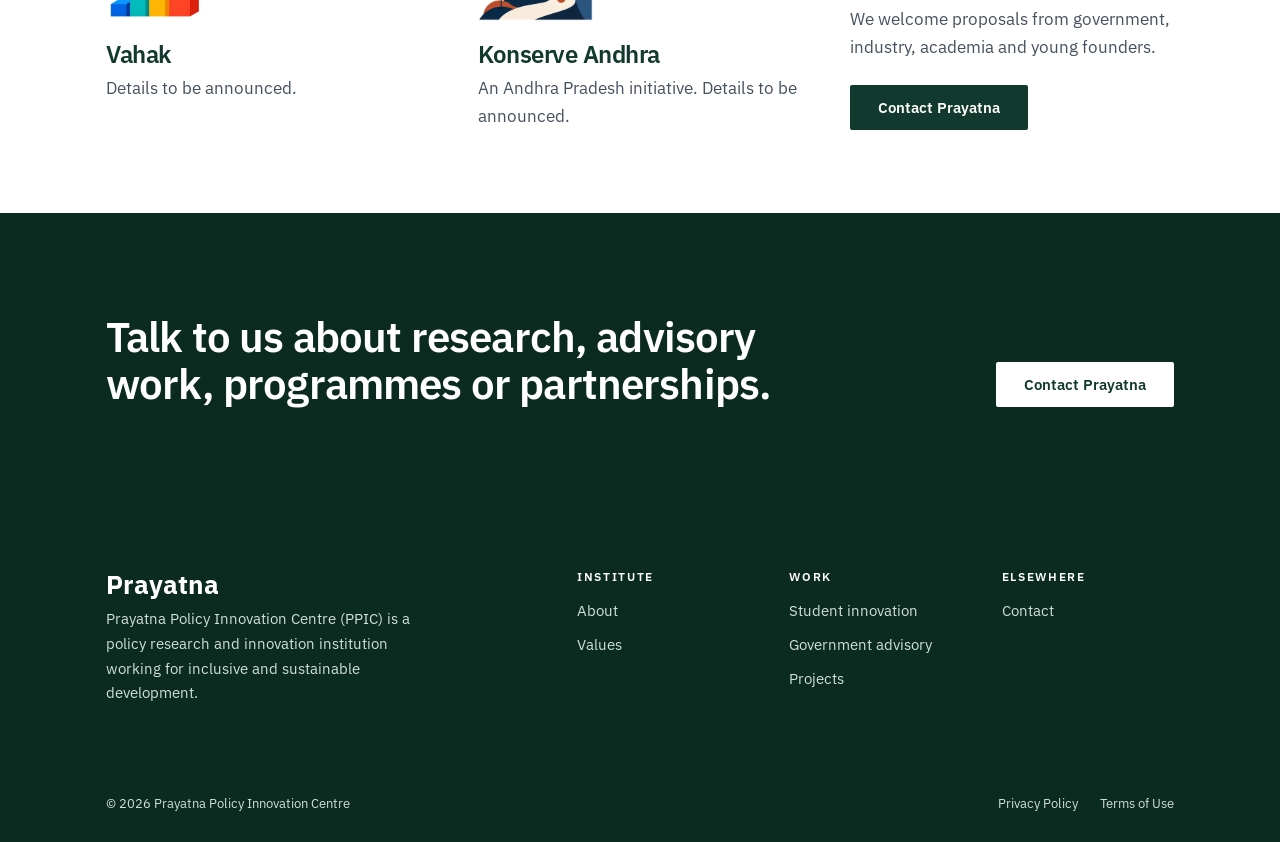
<file: projects.html>
<!doctype html>
<html lang="en">
<head>
  <meta charset="utf-8">
  <meta name="viewport" content="width=device-width, initial-scale=1">
  <title>Projects | Prayatna Policy Innovation Centre</title>
  <meta name="description" content="Student-Industry Connect and the other initiatives Prayatna is developing.">
  <script>document.documentElement.className+=" js"</script>
  <link rel="icon" href="assets/img/favicon.svg" type="image/svg+xml">
  <link rel="canonical" href="https://prayatna-seven.vercel.app/projects.html">
  <meta name="theme-color" content="#12392d">
  <meta property="og:type" content="website">
  <meta property="og:site_name" content="Prayatna Policy Innovation Centre">
  <meta property="og:title" content="Projects | Prayatna Policy Innovation Centre">
  <meta property="og:description" content="Student-Industry Connect and the other initiatives Prayatna is developing.">
  <meta property="og:url" content="https://prayatna-seven.vercel.app/projects.html">
  <meta property="og:image" content="https://prayatna-seven.vercel.app/assets/img/og-image.jpg">
  <meta property="og:image:width" content="1200">
  <meta property="og:image:height" content="630">
  <meta property="og:locale" content="en_IN">
  <meta name="twitter:card" content="summary_large_image">
  <link rel="preload" href="assets/fonts/ibm-plex-sans-var.woff2" as="font" type="font/woff2" crossorigin>
  <link rel="stylesheet" href="assets/css/style.css">
</head>
<body>
  <a class="skip" href="#main">Skip to content</a>
  <header class="masthead">
    <div class="wrap">
      <a class="wordmark" href="index.html" aria-label="Prayatna Policy Innovation Centre, home"><b>Prayatna</b></a>
      <button class="menu-btn" aria-expanded="false" aria-controls="nav">Menu</button>
      <nav class="nav" id="nav" aria-label="Primary">
        <a href="about.html">About</a>
        <a href="work.html">Our work</a>
        <a href="projects.html" aria-current="page">Projects</a>
        <a href="contact.html">Contact</a>
      </nav>
    </div>
  </header>
  <main id="main">

    <section class="page-head"><div class="wrap">
      <h1>Projects</h1>
    </div></section>

    <section class="block project" id="student-industry-connect">
      <div class="wrap project-grid">
        <div class="project-body">
          <h2>Student&ndash;Industry Connect</h2>
          <dl class="facts">
            <div><dt>Where</dt><dd>Andhra Pradesh</dd></div>
            <div><dt>Who</dt><dd>School students</dd></div>
            <div><dt>Sectors</dt><dd>Drones, space, quantum technologies and port services</dd></div>
            <div><dt>Stage</dt><dd>Proposal for the Government of Andhra Pradesh and its Education Department</dd></div>
          </dl>
          <p style="margin-top:36px"><a class="btn" href="contact.html">Talk to us about this project</a></p>
        </div>
        <figure class="project-art"><img class="art" src="assets/img/art/path-arch.webp" width="674" height="1435" alt="Illustration of a winding road rising from a classroom past a port, factory, drone, rocket launch and satellite dish to a city on a hill" loading="lazy"></figure>
      </div>
    </section>

    <section class="block">
      <div class="wrap">
        <h2>Initiatives</h2>
        <ul class="initiatives">
          <li><img class="art init-art" src="assets/img/art/approach-research.webp" width="420" height="379" alt="" loading="lazy"><h3>Policy Intelligence Unit</h3><p>A unit to track policy developments and turn evidence into clear, timely briefs for decision-makers.</p></li>
          <li><img class="art init-art" src="assets/img/art/approach-design.webp" width="348" height="420" alt="" loading="lazy"><h3>SrijanIndia</h3><p>A programme to support young innovators and early-stage entrepreneurs with guidance and connections.</p></li>
          <li><img class="art init-art" src="assets/img/art/approach-connect.webp" width="420" height="402" alt="" loading="lazy"><h3>Setu4Amaravati</h3><p>An effort to build links between institutions, industry and academia around Amaravati.</p></li>
          <li><img class="art init-art" src="assets/img/art/value-impact.webp" width="360" height="335" alt="" loading="lazy"><h3>Vahak</h3><p>Details to be announced.</p></li>
          <li><img class="art init-art" src="assets/img/art/outcome-pathway.webp" width="647" height="540" alt="" loading="lazy"><h3>Konserve Andhra</h3><p>An Andhra Pradesh initiative. Details to be announced.</p></li>
          <li class="init-cta"><h3>Have an idea for a project?</h3><p>We welcome proposals from government, industry, academia and young founders.</p><a class="btn" href="contact.html">Contact Prayatna</a></li>
        </ul>
      </div>
    </section>

    <section class="closing">
      <div class="wrap">
        <h2>Talk to us about research, advisory work, programmes or partnerships.</h2>
        <a class="btn" href="contact.html">Contact Prayatna</a>
      </div>
    </section>
  </main>
  <footer class="foot">
    <div class="wrap">
      <div class="foot-grid">
        <div>
          <b class="mark">Prayatna</b>
          <p>Prayatna Policy Innovation Centre (PPIC) is a policy research and innovation institution working for inclusive and sustainable development.</p>
        </div>
        <div>
          <h4>Institute</h4>
          <ul><li><a href="about.html">About</a></li><li><a href="about.html#values">Values</a></li></ul>
        </div>
        <div>
          <h4>Work</h4>
          <ul><li><a href="work.html#innovation">Student innovation</a></li><li><a href="work.html#advisory">Government advisory</a></li><li><a href="projects.html">Projects</a></li></ul>
        </div>
        <div>
          <h4>Elsewhere</h4>
          <ul><li><a href="contact.html">Contact</a></li></ul>
        </div>
      </div>
      <div class="foot-base"><span>&copy; 2026 Prayatna Policy Innovation Centre</span><span class="foot-legal"><a href="privacy.html">Privacy Policy</a><a href="terms.html">Terms of Use</a></span></div>
    </div>
  </footer>
  <script src="assets/js/main.js"></script>
</body>
</html>
</file>
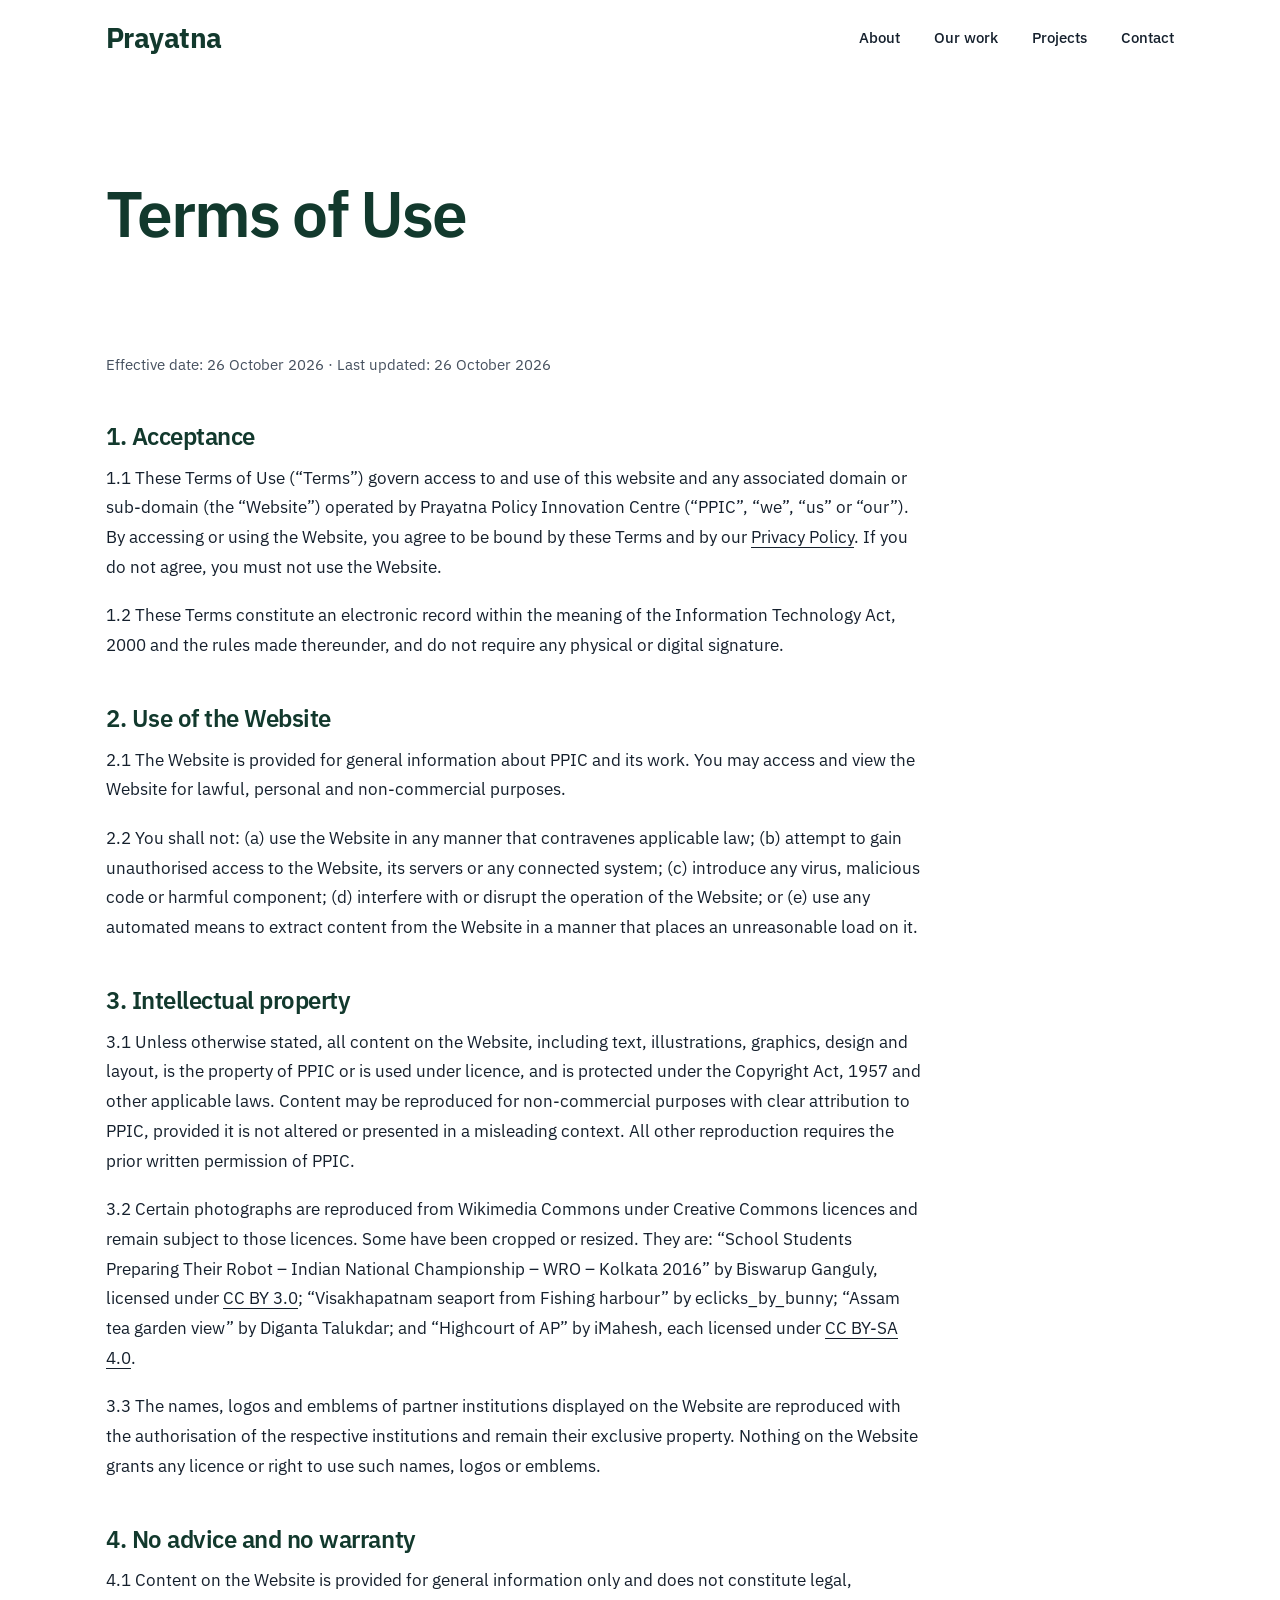
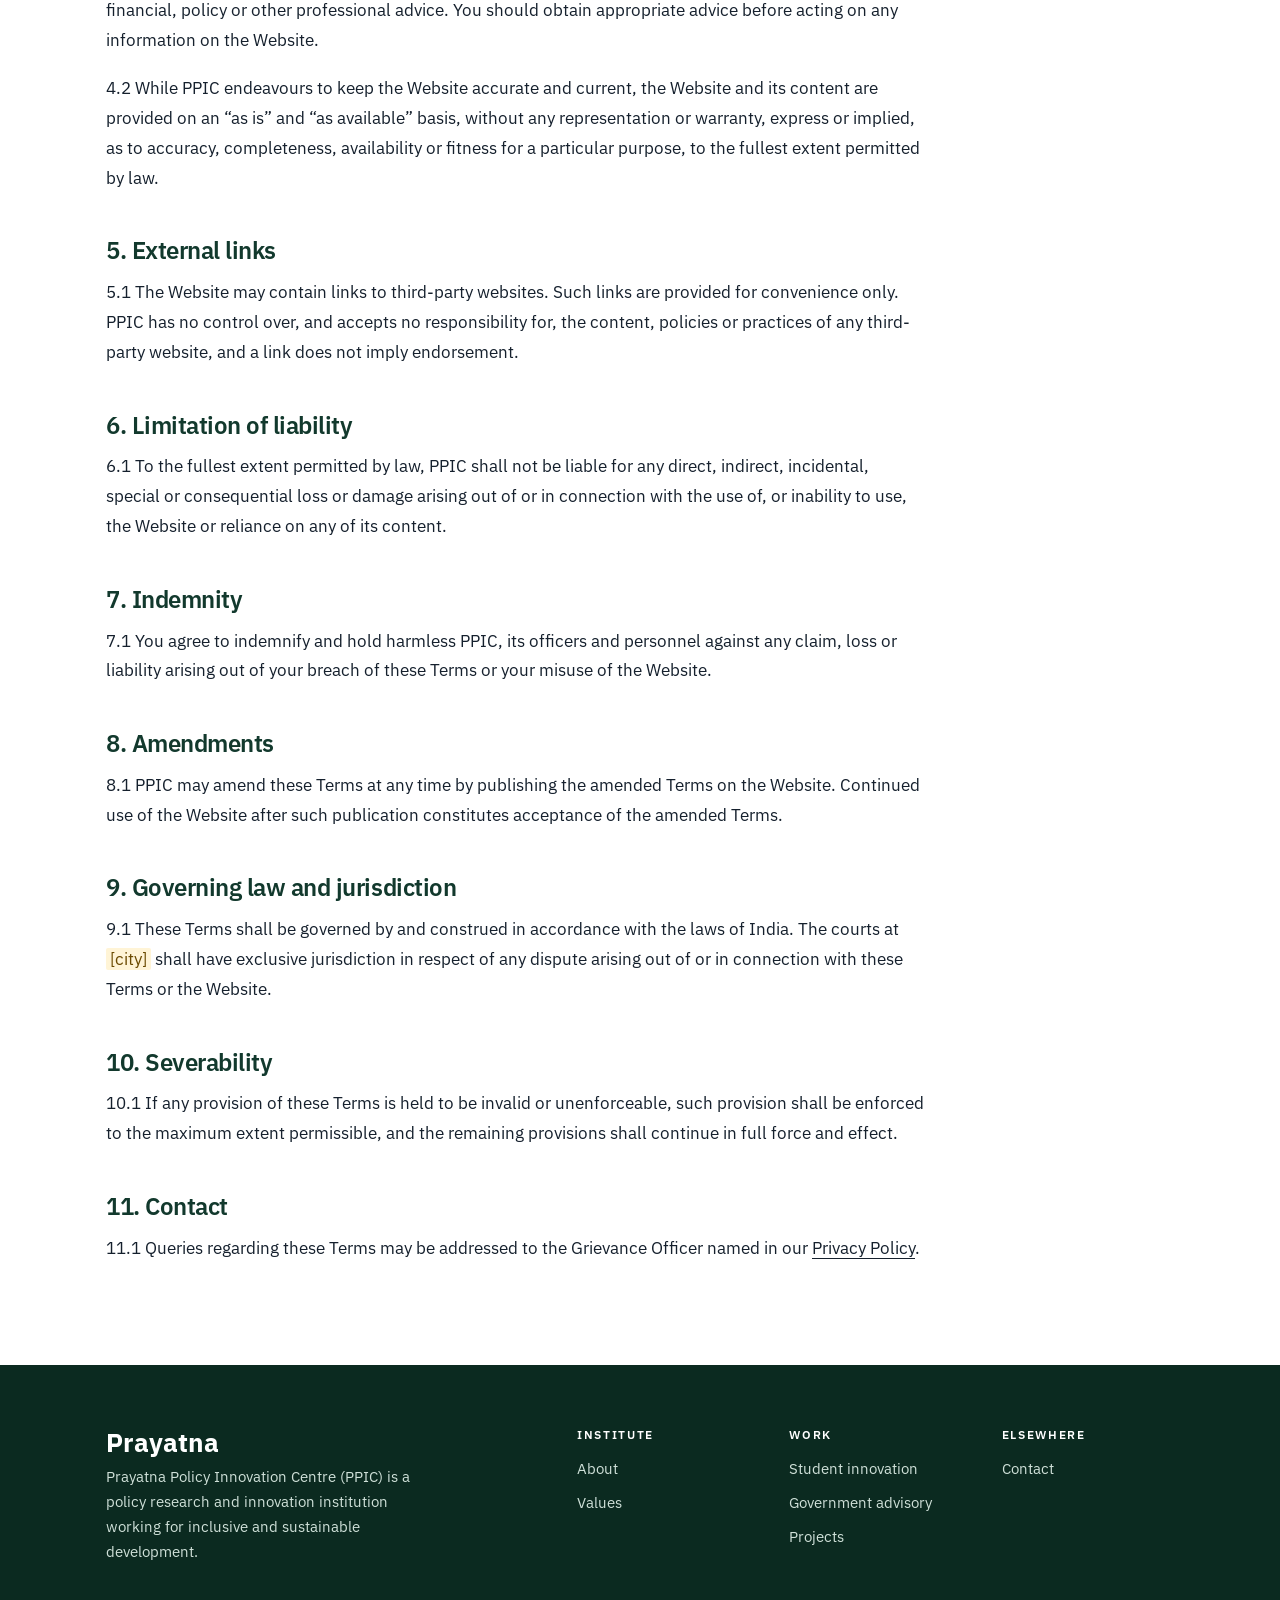
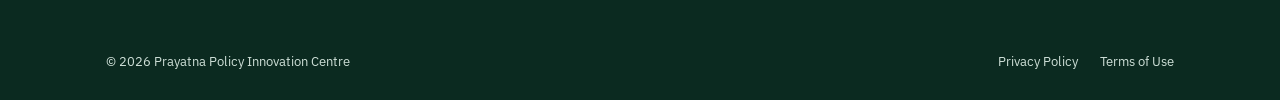
<file: terms.html>
<!doctype html>
<html lang="en">
<head>
  <meta charset="utf-8">
  <meta name="viewport" content="width=device-width, initial-scale=1">
  <title>Terms of Use | Prayatna Policy Innovation Centre</title>
  <meta name="description" content="Terms governing the use of the Prayatna Policy Innovation Centre website.">
  <script>document.documentElement.className+=" js"</script>
  <link rel="icon" href="assets/img/favicon.svg" type="image/svg+xml">
  <link rel="canonical" href="https://prayatna-seven.vercel.app/terms.html">
  <meta name="theme-color" content="#12392d">
  <meta property="og:type" content="website">
  <meta property="og:site_name" content="Prayatna Policy Innovation Centre">
  <meta property="og:title" content="Terms of Use | Prayatna Policy Innovation Centre">
  <meta property="og:description" content="Terms governing the use of the Prayatna Policy Innovation Centre website.">
  <meta property="og:url" content="https://prayatna-seven.vercel.app/terms.html">
  <meta property="og:image" content="https://prayatna-seven.vercel.app/assets/img/og-image.jpg">
  <meta property="og:image:width" content="1200">
  <meta property="og:image:height" content="630">
  <meta property="og:locale" content="en_IN">
  <meta name="twitter:card" content="summary_large_image">
  <link rel="preload" href="assets/fonts/ibm-plex-sans-var.woff2" as="font" type="font/woff2" crossorigin>
  <link rel="stylesheet" href="assets/css/style.css">
</head>
<body>
  <a class="skip" href="#main">Skip to content</a>
  <header class="masthead">
    <div class="wrap">
      <a class="wordmark" href="index.html" aria-label="Prayatna Policy Innovation Centre, home"><b>Prayatna</b></a>
      <button class="menu-btn" aria-expanded="false" aria-controls="nav">Menu</button>
      <nav class="nav" id="nav" aria-label="Primary">
        <a href="about.html">About</a>
        <a href="work.html">Our work</a>
        <a href="projects.html">Projects</a>
        <a href="contact.html">Contact</a>
      </nav>
    </div>
  </header>
  <main id="main">
    <section class="page-head"><div class="wrap">
      <h1>Terms of Use</h1>
    </div></section>

    <section class="block legal">
      <div class="wrap legal-body">
        <p class="legal-meta">Effective date: 26 October 2026 &middot; Last updated: 26 October 2026</p>

        <h2>1. Acceptance</h2>
        <p>1.1 These Terms of Use (&ldquo;Terms&rdquo;) govern access to and use of this website and any associated domain or sub-domain (the &ldquo;Website&rdquo;) operated by Prayatna Policy Innovation Centre (&ldquo;PPIC&rdquo;, &ldquo;we&rdquo;, &ldquo;us&rdquo; or &ldquo;our&rdquo;). By accessing or using the Website, you agree to be bound by these Terms and by our <a href="privacy.html">Privacy Policy</a>. If you do not agree, you must not use the Website.</p>
        <p>1.2 These Terms constitute an electronic record within the meaning of the Information Technology Act, 2000 and the rules made thereunder, and do not require any physical or digital signature.</p>

        <h2>2. Use of the Website</h2>
        <p>2.1 The Website is provided for general information about PPIC and its work. You may access and view the Website for lawful, personal and non-commercial purposes.</p>
        <p>2.2 You shall not: (a) use the Website in any manner that contravenes applicable law; (b) attempt to gain unauthorised access to the Website, its servers or any connected system; (c) introduce any virus, malicious code or harmful component; (d) interfere with or disrupt the operation of the Website; or (e) use any automated means to extract content from the Website in a manner that places an unreasonable load on it.</p>

        <h2>3. Intellectual property</h2>
        <p>3.1 Unless otherwise stated, all content on the Website, including text, illustrations, graphics, design and layout, is the property of PPIC or is used under licence, and is protected under the Copyright Act, 1957 and other applicable laws. Content may be reproduced for non-commercial purposes with clear attribution to PPIC, provided it is not altered or presented in a misleading context. All other reproduction requires the prior written permission of PPIC.</p>
        <p>3.2 Certain photographs are reproduced from Wikimedia Commons under Creative Commons licences and remain subject to those licences. Some have been cropped or resized. They are: &ldquo;School Students Preparing Their Robot &ndash; Indian National Championship &ndash; WRO &ndash; Kolkata 2016&rdquo; by Biswarup Ganguly, licensed under <a href="https://creativecommons.org/licenses/by/3.0/" rel="license noopener">CC BY 3.0</a>; &ldquo;Visakhapatnam seaport from Fishing harbour&rdquo; by eclicks_by_bunny; &ldquo;Assam tea garden view&rdquo; by Diganta Talukdar; and &ldquo;Highcourt of AP&rdquo; by iMahesh, each licensed under <a href="https://creativecommons.org/licenses/by-sa/4.0/" rel="license noopener">CC BY-SA 4.0</a>.</p>
        <p>3.3 The names, logos and emblems of partner institutions displayed on the Website are reproduced with the authorisation of the respective institutions and remain their exclusive property. Nothing on the Website grants any licence or right to use such names, logos or emblems.</p>

        <h2>4. No advice and no warranty</h2>
        <p>4.1 Content on the Website is provided for general information only and does not constitute legal, financial, policy or other professional advice. You should obtain appropriate advice before acting on any information on the Website.</p>
        <p>4.2 While PPIC endeavours to keep the Website accurate and current, the Website and its content are provided on an &ldquo;as is&rdquo; and &ldquo;as available&rdquo; basis, without any representation or warranty, express or implied, as to accuracy, completeness, availability or fitness for a particular purpose, to the fullest extent permitted by law.</p>

        <h2>5. External links</h2>
        <p>5.1 The Website may contain links to third-party websites. Such links are provided for convenience only. PPIC has no control over, and accepts no responsibility for, the content, policies or practices of any third-party website, and a link does not imply endorsement.</p>

        <h2>6. Limitation of liability</h2>
        <p>6.1 To the fullest extent permitted by law, PPIC shall not be liable for any direct, indirect, incidental, special or consequential loss or damage arising out of or in connection with the use of, or inability to use, the Website or reliance on any of its content.</p>

        <h2>7. Indemnity</h2>
        <p>7.1 You agree to indemnify and hold harmless PPIC, its officers and personnel against any claim, loss or liability arising out of your breach of these Terms or your misuse of the Website.</p>

        <h2>8. Amendments</h2>
        <p>8.1 PPIC may amend these Terms at any time by publishing the amended Terms on the Website. Continued use of the Website after such publication constitutes acceptance of the amended Terms.</p>

        <h2>9. Governing law and jurisdiction</h2>
        <p>9.1 These Terms shall be governed by and construed in accordance with the laws of India. The courts at <span class="ph">[city]</span> shall have exclusive jurisdiction in respect of any dispute arising out of or in connection with these Terms or the Website.</p>

        <h2>10. Severability</h2>
        <p>10.1 If any provision of these Terms is held to be invalid or unenforceable, such provision shall be enforced to the maximum extent permissible, and the remaining provisions shall continue in full force and effect.</p>

        <h2>11. Contact</h2>
        <p>11.1 Queries regarding these Terms may be addressed to the Grievance Officer named in our <a href="privacy.html">Privacy Policy</a>.</p>
      </div>
    </section>

  </main>
  <footer class="foot">
    <div class="wrap">
      <div class="foot-grid">
        <div>
          <b class="mark">Prayatna</b>
          <p>Prayatna Policy Innovation Centre (PPIC) is a policy research and innovation institution working for inclusive and sustainable development.</p>
        </div>
        <div>
          <h4>Institute</h4>
          <ul><li><a href="about.html">About</a></li><li><a href="about.html#values">Values</a></li></ul>
        </div>
        <div>
          <h4>Work</h4>
          <ul><li><a href="work.html#innovation">Student innovation</a></li><li><a href="work.html#advisory">Government advisory</a></li><li><a href="projects.html">Projects</a></li></ul>
        </div>
        <div>
          <h4>Elsewhere</h4>
          <ul><li><a href="contact.html">Contact</a></li></ul>
        </div>
      </div>
      <div class="foot-base"><span>&copy; 2026 Prayatna Policy Innovation Centre</span><span class="foot-legal"><a href="privacy.html">Privacy Policy</a><a href="terms.html">Terms of Use</a></span></div>
    </div>
  </footer>
  <script src="assets/js/main.js"></script>
</body>
</html>
</file>
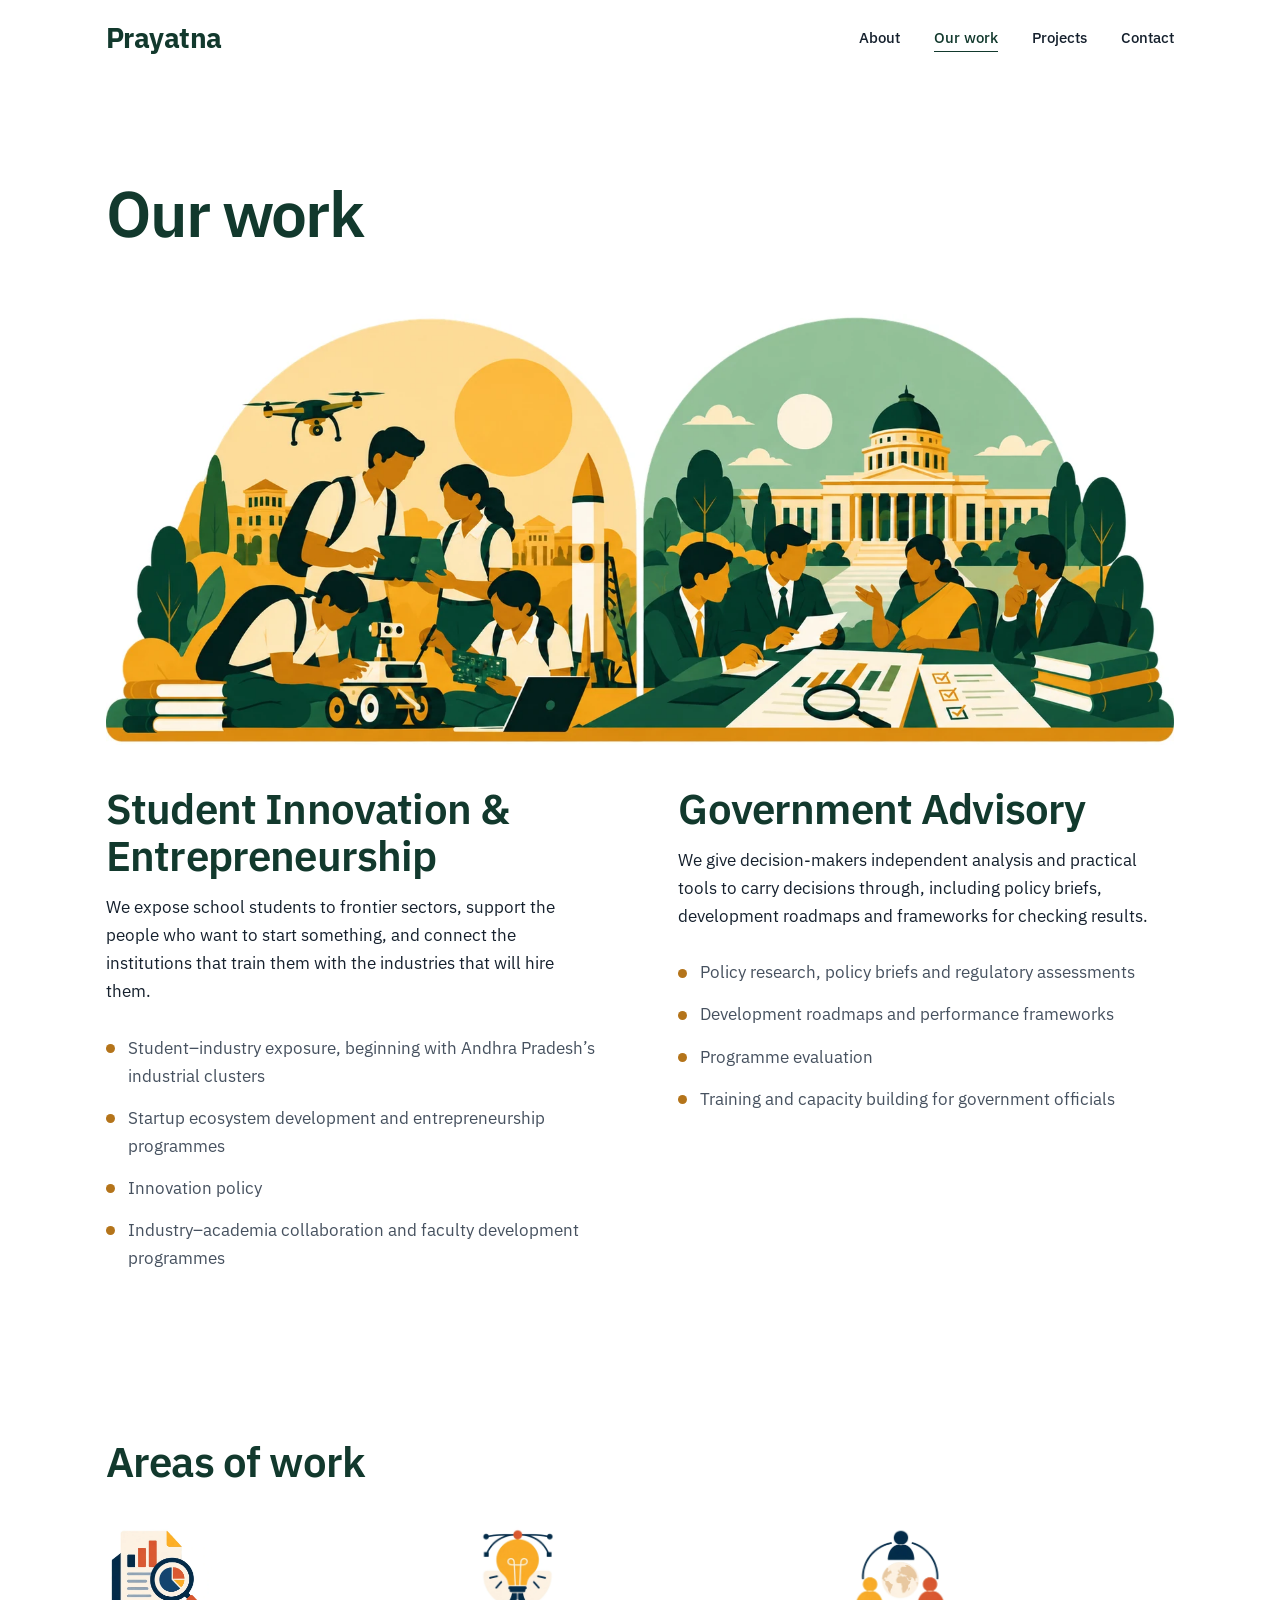
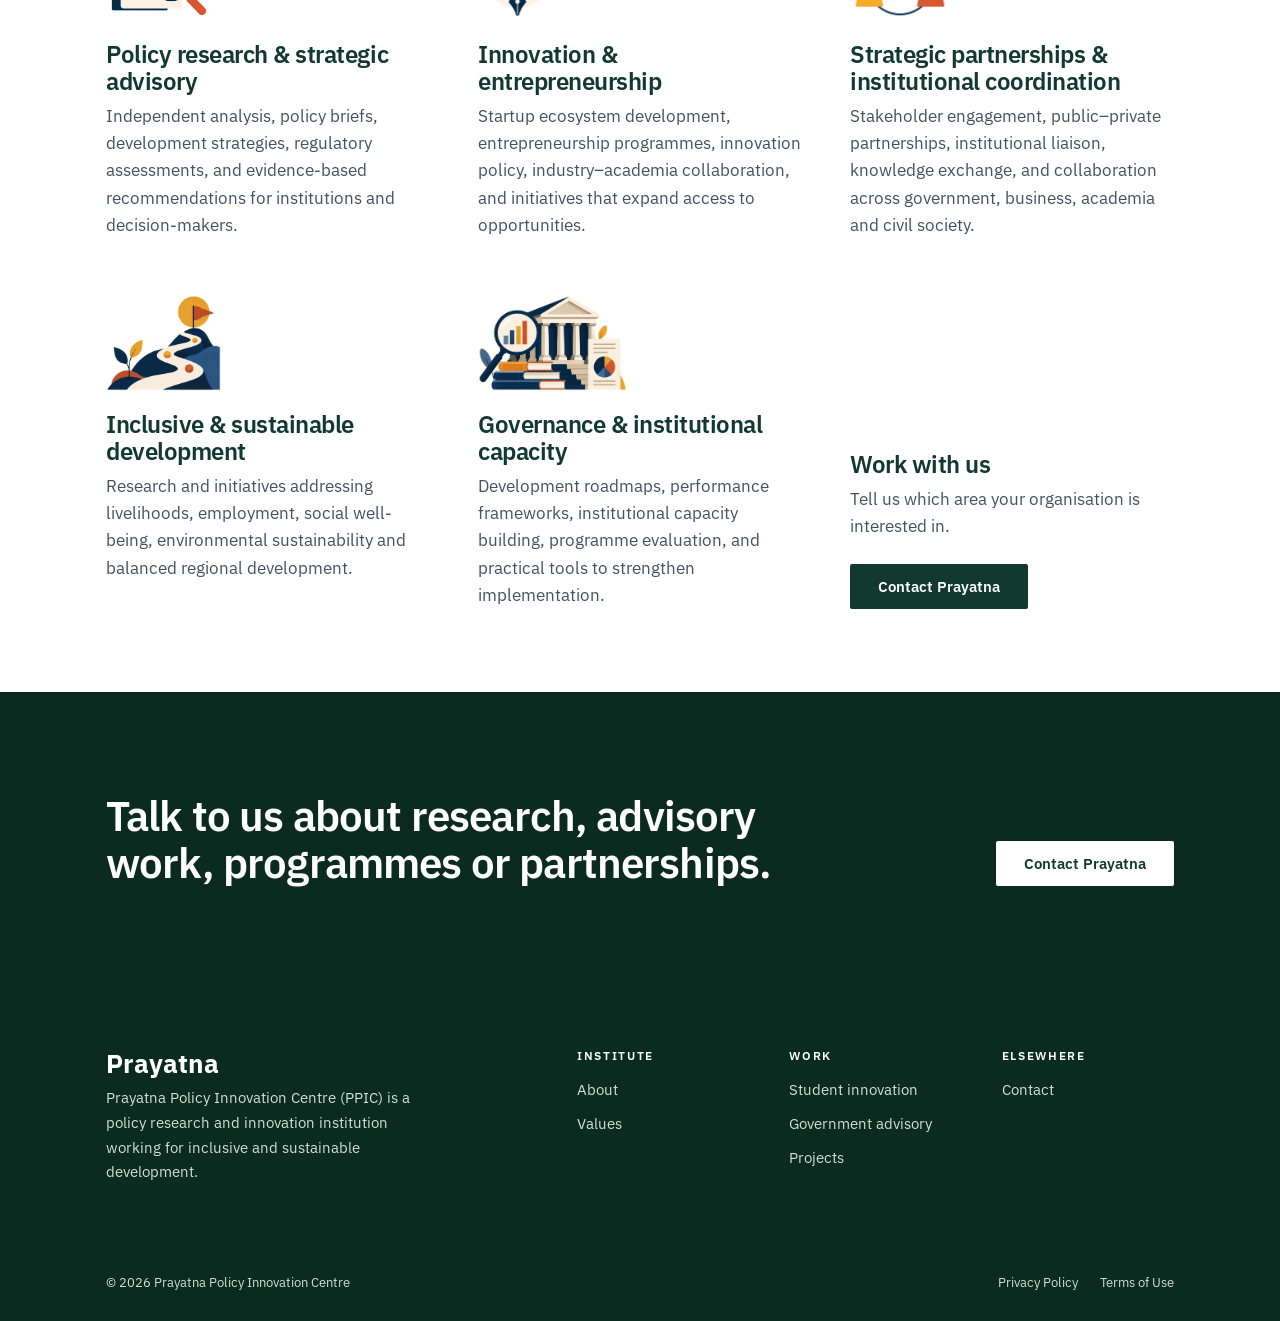
<file: work.html>
<!doctype html>
<html lang="en">
<head>
  <meta charset="utf-8">
  <meta name="viewport" content="width=device-width, initial-scale=1">
  <title>Our work | Prayatna Policy Innovation Centre</title>
  <meta name="description" content="Two verticals, five areas of work: student innovation and entrepreneurship, and government advisory.">
  <script>document.documentElement.className+=" js"</script>
  <link rel="icon" href="assets/img/favicon.svg" type="image/svg+xml">
  <link rel="canonical" href="https://prayatna-seven.vercel.app/work.html">
  <meta name="theme-color" content="#12392d">
  <meta property="og:type" content="website">
  <meta property="og:site_name" content="Prayatna Policy Innovation Centre">
  <meta property="og:title" content="Our work | Prayatna Policy Innovation Centre">
  <meta property="og:description" content="Two verticals, five areas of work: student innovation and entrepreneurship, and government advisory.">
  <meta property="og:url" content="https://prayatna-seven.vercel.app/work.html">
  <meta property="og:image" content="https://prayatna-seven.vercel.app/assets/img/og-image.jpg">
  <meta property="og:image:width" content="1200">
  <meta property="og:image:height" content="630">
  <meta property="og:locale" content="en_IN">
  <meta name="twitter:card" content="summary_large_image">
  <link rel="preload" href="assets/fonts/ibm-plex-sans-var.woff2" as="font" type="font/woff2" crossorigin>
  <link rel="stylesheet" href="assets/css/style.css">
</head>
<body>
  <a class="skip" href="#main">Skip to content</a>
  <header class="masthead">
    <div class="wrap">
      <a class="wordmark" href="index.html" aria-label="Prayatna Policy Innovation Centre, home"><b>Prayatna</b></a>
      <button class="menu-btn" aria-expanded="false" aria-controls="nav">Menu</button>
      <nav class="nav" id="nav" aria-label="Primary">
        <a href="about.html">About</a>
        <a href="work.html" aria-current="page">Our work</a>
        <a href="projects.html">Projects</a>
        <a href="contact.html">Contact</a>
      </nav>
    </div>
  </header>
  <main id="main">

    <section class="page-head"><div class="wrap">
      <h1>Our work</h1>
    </div></section>

    <section class="art-band"><div class="wrap"><img class="art" src="assets/img/art/vertical-pair.webp" width="1600" height="646" alt="Illustration in two halves: school students building a robot beside a rocket and drone, and officials reviewing a policy report in front of a government building"></div></section>

    <section class="block verticals-block">
      <div class="wrap verticals-text">
        <div id="innovation">
          <h2>Student Innovation &amp; Entrepreneurship</h2>
          <p>We expose school students to frontier sectors, support the people who want to start something, and connect the institutions that train them with the industries that will hire them.</p>
          <ul class="vlist">
            <li>Student&ndash;industry exposure, beginning with Andhra Pradesh&rsquo;s industrial clusters</li>
            <li>Startup ecosystem development and entrepreneurship programmes</li>
            <li>Innovation policy</li>
            <li>Industry&ndash;academia collaboration and faculty development programmes</li>
          </ul>
        </div>
        <div id="advisory">
          <h2>Government Advisory</h2>
          <p>We give decision-makers independent analysis and practical tools to carry decisions through, including policy briefs, development roadmaps and frameworks for checking results.</p>
          <ul class="vlist">
            <li>Policy research, policy briefs and regulatory assessments</li>
            <li>Development roadmaps and performance frameworks</li>
            <li>Programme evaluation</li>
            <li>Training and capacity building for government officials</li>
          </ul>
        </div>
      </div>
    </section>

    <section class="block">
      <div class="wrap">
        <h2>Areas of work</h2>
        <ul class="initiatives">
          <li><img class="art init-art" src="assets/img/art/approach-research.webp" width="420" height="379" alt="" loading="lazy"><h3>Policy research &amp; strategic advisory</h3><p>Independent analysis, policy briefs, development strategies, regulatory assessments, and evidence-based recommendations for institutions and decision-makers.</p></li>
          <li><img class="art init-art" src="assets/img/art/approach-design.webp" width="348" height="420" alt="" loading="lazy"><h3>Innovation &amp; entrepreneurship</h3><p>Startup ecosystem development, entrepreneurship programmes, innovation policy, industry&ndash;academia collaboration, and initiatives that expand access to opportunities.</p></li>
          <li><img class="art init-art" src="assets/img/art/approach-connect.webp" width="420" height="402" alt="" loading="lazy"><h3>Strategic partnerships &amp; institutional coordination</h3><p>Stakeholder engagement, public&ndash;private partnerships, institutional liaison, knowledge exchange, and collaboration across government, business, academia and civil society.</p></li>
          <li><img class="art init-art" src="assets/img/art/outcome-pathway.webp" width="647" height="540" alt="" loading="lazy"><h3>Inclusive &amp; sustainable development</h3><p>Research and initiatives addressing livelihoods, employment, social well-being, environmental sustainability and balanced regional development.</p></li>
          <li><img class="art init-art" src="assets/img/art/outcome-institutions.webp" width="723" height="467" alt="" loading="lazy"><h3>Governance &amp; institutional capacity</h3><p>Development roadmaps, performance frameworks, institutional capacity building, programme evaluation, and practical tools to strengthen implementation.</p></li>
          <li class="init-cta"><h3>Work with us</h3><p>Tell us which area your organisation is interested in.</p><a class="btn" href="contact.html">Contact Prayatna</a></li>
        </ul>
      </div>
    </section>

    <section class="closing">
      <div class="wrap">
        <h2>Talk to us about research, advisory work, programmes or partnerships.</h2>
        <a class="btn" href="contact.html">Contact Prayatna</a>
      </div>
    </section>
  </main>
  <footer class="foot">
    <div class="wrap">
      <div class="foot-grid">
        <div>
          <b class="mark">Prayatna</b>
          <p>Prayatna Policy Innovation Centre (PPIC) is a policy research and innovation institution working for inclusive and sustainable development.</p>
        </div>
        <div>
          <h4>Institute</h4>
          <ul><li><a href="about.html">About</a></li><li><a href="about.html#values">Values</a></li></ul>
        </div>
        <div>
          <h4>Work</h4>
          <ul><li><a href="work.html#innovation">Student innovation</a></li><li><a href="work.html#advisory">Government advisory</a></li><li><a href="projects.html">Projects</a></li></ul>
        </div>
        <div>
          <h4>Elsewhere</h4>
          <ul><li><a href="contact.html">Contact</a></li></ul>
        </div>
      </div>
      <div class="foot-base"><span>&copy; 2026 Prayatna Policy Innovation Centre</span><span class="foot-legal"><a href="privacy.html">Privacy Policy</a><a href="terms.html">Terms of Use</a></span></div>
    </div>
  </footer>
  <script src="assets/js/main.js"></script>
</body>
</html>
</file>
<file: assets/css/style.css>
/* IBM Plex Sans, self-hosted (SIL Open Font License 1.1) */
@font-face { font-family: 'IBM Plex Sans'; font-style: normal; font-weight: 400 700; font-display: swap; src: url('../fonts/ibm-plex-sans-var.woff2') format('woff2'); unicode-range: U+0000-00FF, U+0131, U+0152-0153, U+02BB-02BC, U+02C6, U+02DA, U+02DC, U+0304, U+0308, U+0329, U+2000-206F, U+20AC, U+2122, U+2191, U+2193, U+2212, U+2215, U+FEFF, U+FFFD; }

/* Prayatna Policy Innovation Centre
   Hand-written. Serif for argument, sans for utility. */

:root {
  --paper: #ffffff;
  --paper-2: #ffffff;
  --block: #f2f4f7;
  --ink: #15202d;
  --ink-soft: #46515f;
  --navy: #12392d;
  --navy-deep: #0b2a20;
  --teal: #2b7a5c;
  --ochre: #b4741a;
  --saffron: #f2b544;
  --rule: #cfc8b9;
  --rule-dark: #2f5446;

  --serif: "IBM Plex Sans", "Helvetica Neue", Arial, sans-serif;
  --sans: "IBM Plex Sans", "Helvetica Neue", Arial, sans-serif;

  --max: 1180px;
  --gut: clamp(20px, 5vw, 56px);
}

*, *::before, *::after { box-sizing: border-box; }
html { scroll-behavior: smooth; -webkit-text-size-adjust: 100%; }
body {
  margin: 0;
  background: var(--paper);
  color: var(--ink);
  font: 400 17px/1.65 var(--sans);
  -webkit-font-smoothing: antialiased;
}
img { display: block; max-width: 100%; }
a { color: inherit; text-decoration-thickness: 1px; text-underline-offset: 4px; }
a:hover { color: var(--navy); }
p { margin: 0 0 1.1em; }
h1, h2, h3, h4 { font-family: var(--sans); font-weight: 600; line-height: 1.12; margin: 0; letter-spacing: -.02em; color: var(--navy); }
h1 { font-size: clamp(38px, 5.2vw, 64px); letter-spacing: -.03em; }
h2 { font-size: clamp(30px, 3.4vw, 42px); }
h3 { font-size: 24px; }

.wrap { max-width: var(--max); margin: 0 auto; padding: 0 var(--gut); }
.skip { position: absolute; left: -999px; top: 0; background: var(--navy); color: #fff; padding: 10px 16px; z-index: 99; }
.skip:focus { left: 0; }


/* ---------- header ---------- */
.masthead { background: var(--paper); position: sticky; top: 0; z-index: 20; }
.masthead .wrap { display: flex; align-items: center; justify-content: space-between; height: 76px; gap: 24px; }
.wordmark { text-decoration: none; display: flex; align-items: baseline; gap: 12px; color: var(--navy); }
.wordmark b { font: 700 28px/1 var(--serif); letter-spacing: -.02em; }
.wordmark span { font: 500 11px/1.2 var(--sans); letter-spacing: .12em; text-transform: uppercase; color: var(--ink-soft); padding-left: 12px; }
.wordmark:hover { color: var(--navy); }
.nav { display: flex; align-items: center; gap: 34px; }
.nav a { font: 500 15px/1 var(--sans); text-decoration: none; padding: 6px 0; border-bottom: 1px solid transparent; }
.nav a:hover, .nav a[aria-current="page"] { color: var(--navy); border-bottom-color: var(--navy); }
.menu-btn { display: none; background: none; border: 1px solid var(--rule); font: 500 14px var(--sans); padding: 8px 14px; color: var(--ink); cursor: pointer; }

/* ---------- home: opening ---------- */
.opening { padding: clamp(48px, 8vw, 104px) 0 0; }
.opening-grid { display: block; }
.opening h1 { font-size: clamp(44px, 6.4vw, 88px); line-height: 1.04; letter-spacing: -.035em; }
.folio { display: flex; justify-content: space-between; gap: 16px; flex-wrap: wrap; font: 500 12px/1 var(--sans); letter-spacing: .12em; text-transform: uppercase; color: var(--ink-soft); padding: 0 0 14px; margin-bottom: clamp(32px, 5vw, 64px); }
.opening aside { margin-top: 28px; }
.opening aside p { font-size: 20px; color: var(--ink-soft); margin-bottom: 1.4em; max-width: 68ch; }
.btn { display: inline-block; font: 600 15px/1 var(--sans); text-decoration: none; background: var(--navy); color: #fff; padding: 15px 28px; border-radius: 2px; transition: background .15s; }
.btn:hover { background: var(--navy-deep); color: #fff; }

.panorama { margin-top: clamp(40px, 6vw, 72px); }
.panorama img { width: 100%; height: clamp(240px, 42vw, 520px); object-fit: cover; object-position: center 62%; }
figcaption { font: 400 13px/1.5 var(--sans); color: var(--ink-soft); margin-top: 10px; }
figure { margin: 0; }

/* ---------- generic sections ---------- */
.block { padding: clamp(48px, 6.5vw, 88px) 0; }
.block + .block { }
.block.dark { background: var(--navy); color: #e9eef4; }
.block.dark h2, .block.dark h3 { color: #fff; }
.block.tint { background: var(--paper-2); }

.two { display: block; }
.two > :first-child { margin-bottom: 28px; }
.lede { font: 400 clamp(21px, 2.2vw, 26px)/1.4 var(--serif); color: var(--ink); max-width: 44em; margin-bottom: 1em; }
.dark .lede { color: #fff; }
.prose p { max-width: 78ch; }

/* two verticals */
.verticals { display: grid; grid-template-columns: 1fr 1fr; gap: 24px; }
.vertical { padding: 0; }
.vertical > p:last-child { margin-bottom: 0; }
.vertical figure { margin: 0 0 28px; }
.vertical img { width: 100%; aspect-ratio: 3 / 2; object-fit: cover; }
.vertical h3 { margin-bottom: 14px; }
.vertical ul { list-style: none; padding: 0; margin: 22px 0 0; }
.vertical li { padding: 9px 0; font-size: 15.5px; color: var(--ink-soft); }

/* ruled list: areas of work */
.ruled { margin: 0; padding: 0; list-style: none; }
.ruled > li { padding: 24px 0; }
.ruled h3 { margin-bottom: 8px; }
.ruled h3 { font-size: 22px; }
.ruled p { margin: 0; color: var(--ink-soft); max-width: 60ch; }

/* statement + four verbs */
.statement { font: 600 clamp(30px, 4vw, 52px)/1.12 var(--serif); letter-spacing: -.015em; max-width: 20em; margin-bottom: 48px; color: #fff; }
.statement.tight { margin-bottom: 24px; }
.verbs { display: grid; grid-template-columns: repeat(4, 1fr); gap: 40px; }
.verbs div { padding: 0; }
.verbs h3 { font-size: 22px; margin-bottom: 8px; }
.verbs p { font-size: 16.5px; color: #cfe0d8; margin: 0; }

/* feature: student-industry connect */
.feature { display: grid; grid-template-columns: minmax(0, 6fr) minmax(0, 5fr); gap: clamp(28px, 6vw, 88px); align-items: center; }
.feature img { width: 100%; aspect-ratio: 4 / 3; object-fit: cover; }
.feature h2 { margin-bottom: 20px; }
.sector-line { font: 500 16px/1.5 var(--sans); color: var(--ink); margin: 24px 0 28px; padding-top: 14px; }

/* where we work */
.states { display: grid; grid-template-columns: 1fr 1fr; gap: clamp(32px, 6vw, 88px); align-items: end; }
.states img { width: 100%; object-fit: cover; }
.states figure:first-child img { aspect-ratio: 4 / 3; }
.states figure:nth-child(2) img { aspect-ratio: 4 / 5; }
.states h3 { margin: 18px 0 8px; }
.states p { color: var(--ink-soft); max-width: 52ch; margin-bottom: .4em; }

/* projects index */
.index { margin: 0; padding: 0; list-style: none; }
.index li { padding: 0; }
.index h3 { font-size: 24px; }
.index span { font-size: 15px; color: var(--ink-soft); }
.index .tag { font: 600 11px/1 var(--sans); letter-spacing: .12em; text-transform: uppercase; color: var(--ink-soft); border: 1px solid var(--rule); padding: 6px 10px; }

/* partners */

/* closing band */
.closing { background: var(--navy-deep); color: #fff; padding: clamp(56px, 8vw, 100px) 0; }
.closing .wrap { display: flex; justify-content: space-between; align-items: end; gap: 32px; flex-wrap: wrap; }
.closing h2 { color: #fff; max-width: 18em; }
.closing .btn { background: #fff; color: var(--navy); }
.closing .btn:hover { background: #e3efe8; color: var(--navy); }

/* ---------- inner pages ---------- */
.page-head { padding: clamp(56px, 8vw, 104px) 0 clamp(40px, 5vw, 64px); }
.page-head h1 { max-width: 14em; }
.page-head p { font: 400 clamp(21px, 2.2vw, 26px)/1.4 var(--serif); color: var(--ink-soft); max-width: 40em; margin: 24px 0 0; }

.cols-2 { display: grid; grid-template-columns: 1fr 1fr; gap: 48px; }
.pair { padding: 0; }
.pair h3 { margin-bottom: 16px; }
.pair p { color: var(--ink-soft); }
.pull { font: 600 clamp(22px, 2.4vw, 30px)/1.35 var(--serif); color: var(--navy); border-left: 3px solid var(--ochre); padding-left: 24px; max-width: 24em; margin: 0; }
.values { display: grid; grid-template-columns: repeat(3, 1fr); gap: 40px; }
.values div { padding: 0; }
.values h3 { font-size: 22px; margin-bottom: 8px; }
.values p { font-size: 16.5px; color: var(--ink-soft); margin: 0; }
.outcomes { counter-reset: o; }
.outcomes li::before { counter-increment: o; }
.note { font-size: 14px; color: var(--ink-soft); padding-top: 14px; margin-top: 32px; max-width: 70ch; }

.detail-list { margin: 0; padding: 0; list-style: none; }
.detail-list li { padding: 12px 0; color: var(--ink-soft); }
.detail-list li:first-child { }

.contact-grid { display: grid; grid-template-columns: 5fr 6fr; gap: clamp(32px, 7vw, 104px); }
.contact-grid dl { margin: 0; }
.contact-grid dt { font: 600 12px/1 var(--sans); letter-spacing: .14em; text-transform: uppercase; color: var(--ink-soft); margin: 28px 0 8px; }
.contact-grid dt:first-child { margin-top: 0; }
.contact-grid dd { margin: 0; font: 500 21px/1.4 var(--serif); }

.credits li { margin-bottom: 14px; color: var(--ink-soft); max-width: 70ch; }

/* ---------- footer ---------- */
.foot { background: var(--navy-deep); color: #cfe0d8; padding: 64px 0 28px; font-size: 15px; }
.foot a { text-decoration: none; }
.foot a:hover { color: #fff; text-decoration: underline; }
.foot-grid { display: grid; grid-template-columns: 5fr 2fr 2fr 2fr; gap: 40px; padding-bottom: 48px; }
.foot b.mark { font: 700 26px/1 var(--serif); color: #fff; display: block; margin-bottom: 10px; }
.foot p { max-width: 34ch; }
.foot h4 { font: 600 12px/1 var(--sans); letter-spacing: .14em; text-transform: uppercase; color: #fff; margin-bottom: 16px; }
.foot ul { list-style: none; margin: 0; padding: 0; }
.foot li { margin-bottom: 9px; }
.foot-base { display: flex; justify-content: space-between; gap: 20px; flex-wrap: wrap; padding-top: 22px; font-size: 13px; }

/* ---------- small screens ---------- */
@media (max-width: 900px) {
  .menu-btn { display: block; }
  .nav { display: none; position: absolute; top: 76px; left: 0; right: 0; background: var(--paper); flex-direction: column; align-items: flex-start; gap: 0; padding: 8px var(--gut) 20px; }
  .nav.open { display: flex; }
  .nav a { padding: 14px 0; width: 100%; font-size: 17px; }
  .wordmark span { display: none; }
  .feature, .states, .contact-grid, .cols-2 { grid-template-columns: 1fr; }
  .states figure:nth-child(2) { margin-top: 0; }
  .verticals { display: grid; grid-template-columns: 1fr 1fr; gap: 24px; }
  .verbs { grid-template-columns: 1fr 1fr; }
  .values { grid-template-columns: 1fr; }
  .foot-grid { grid-template-columns: 1fr 1fr; }
  .foot-grid > :first-child { grid-column: 1 / -1; }
}
@media (max-width: 480px) {
  body { font-size: 16.5px; }
  .verbs { grid-template-columns: 1fr; }
}
@media (prefers-reduced-motion: reduce) { html { scroll-behavior: auto; } }
:focus-visible { outline: 2px solid var(--teal); outline-offset: 3px; }

/* arched photo frames */
.arches { display: block; width: 100%; height: auto; }
.panorama .arches { margin-top: 8px; }

/* frame shapes: each image gets its own, on purpose */
.f-leaf { border-radius: 150px 0 150px 0; }
.f-quarter { border-top-right-radius: 240px; }
.f-quarter-bl { border-bottom-left-radius: 260px; }
.f-circle { aspect-ratio: 1 / 1 !important; border-radius: 50%; }
.f-arch { aspect-ratio: 4 / 5 !important; border-radius: 999px 999px 0 0; }
.feature .f-arch, .feature .f-circle { max-width: 440px; margin-left: auto; margin-right: auto; }
@media (max-width: 900px) { .f-leaf { border-radius: 90px 0 90px 0; } .f-quarter { border-top-right-radius: 120px; } .f-quarter-bl { border-bottom-left-radius: 140px; } .feature .f-circle { max-width: 420px; } }

.spaced { margin-bottom: 40px; }
.prose.columns { column-count: 2; column-gap: 48px; }
.prose.columns .lede { column-span: all; }
.prose.columns p { max-width: none; break-inside: avoid-column; }
@media (max-width: 900px) { .prose.columns { column-count: 1; } }

/* inner-page composition */
.page-head.has-img { padding-bottom: 0; }
.page-head .split { display: grid; grid-template-columns: minmax(0, 6fr) minmax(0, 5fr); gap: clamp(32px, 6vw, 88px); align-items: end; }
.page-head .split > div { padding-bottom: clamp(40px, 5vw, 64px); }
.page-head .split figure img { width: 100%; aspect-ratio: 4 / 3; object-fit: cover; }
.cols { display: grid; gap: 40px; }
.cols4 { grid-template-columns: repeat(4, 1fr); }
.cols3 { grid-template-columns: repeat(3, 1fr); }
.cols > div { padding: 0; }
.cols h3 { font-size: 22px; margin-bottom: 10px; }
.cols p { font-size: 16.5px; color: var(--ink-soft); margin: 0; }
.areas { display: grid; grid-template-columns: repeat(6, 1fr); gap: 40px; }
.areas > div { grid-column: span 2; padding: 0; }
.areas > div:nth-child(n+4) { grid-column: span 3; }
.areas h3 { font-size: 22px; margin-bottom: 10px; }
.areas p { font-size: 16.5px; color: var(--ink-soft); margin: 0; }
.index { display: grid; grid-template-columns: repeat(3, 1fr); gap: 28px 40px; }
@media (max-width: 900px) {
  .page-head .split { grid-template-columns: 1fr; }
  .page-head .split figure { max-width: 520px; }
  .cols4, .cols3, .areas, .index { grid-template-columns: 1fr; }
  .areas > div, .areas > div:nth-child(n) { grid-column: auto; }
  .feature .f-arch { max-width: 360px; }
}

.block.dark h2 { margin-bottom: 14px; }
.block.dark .lede { margin-bottom: 40px; }

/* partners */
.partners-block { text-align: center; }
.partners-block .lede { margin: 0 auto 56px; }
.partners { list-style: none; margin: 0; padding: 0; display: grid; grid-template-columns: repeat(5, 1fr); gap: 40px 32px; }
.partners li { display: flex; flex-direction: column; align-items: center; gap: 18px; }
.partners img { height: 120px; width: auto; max-width: 100%; object-fit: contain; }
.partners span { font-size: 15px; line-height: 1.4; color: var(--ink-soft); max-width: 16ch; }
@media (max-width: 900px) { .partners { grid-template-columns: repeat(3, 1fr); } }
@media (max-width: 560px) { .partners { grid-template-columns: repeat(2, 1fr); } .partners img { height: 96px; } }
.partners-block h2 { margin-bottom: 16px; }
.partners-block .lede { font-size: 20px; color: var(--ink-soft); }

/* illustrations */
img.art { display: block; width: 100%; height: auto; }
.panorama img.art { margin-top: 8px; }
.art-band { padding: 0; }
.art-band.tuck { margin-top: -48px; }
.feature img.art-arch { max-width: 420px; margin-left: auto; margin-right: auto; }
.page-head .split figure img.art { aspect-ratio: auto; object-fit: contain; }
.feature img.art-arch { aspect-ratio: auto; object-fit: contain; }

.state-map { display: block; width: 100%; height: auto; overflow: visible; }


/* state map transition: figure dissolves into the state shape */
.state-stage { position: relative; }
.state-stage .state-line { position: absolute; top: 0; left: 0; width: 100%; height: auto; pointer-events: none; }
.state-fill { clip-path: circle(85% at 50% 55%); transition: clip-path 1.5s cubic-bezier(.2, .7, .2, 1) .45s; }
.state-outline { stroke-dasharray: 1; stroke-dashoffset: 0; transition: stroke-dashoffset 1.7s ease .15s; }
.states .state-figure { position: absolute; left: 50%; top: 50%; height: auto; aspect-ratio: auto; object-fit: contain; pointer-events: none;
  opacity: 0; transform: translate(-50%, -50%) scale(.72); filter: blur(8px) drop-shadow(0 10px 8px rgba(31, 35, 40, .2));
  transition: opacity .9s ease, transform 1.1s cubic-bezier(.2, .7, .2, 1), filter .9s ease; }
.states .state-figure.rhino { width: 68%; }
.states .state-figure.stupa { width: 64%; }
.js .state-stage:not(.is-on) .state-fill { clip-path: circle(0% at 50% 55%); transition-delay: 0s; }
.js .state-stage:not(.is-on) .state-outline { stroke-dashoffset: 1; transition-delay: 0s; }
.js .state-stage:not(.is-on) .state-figure { opacity: 1; transform: translate(-50%, -50%) scale(1); filter: blur(0) drop-shadow(0 10px 8px rgba(31, 35, 40, .2)); }
.js .state-stage { cursor: pointer; }
@media (prefers-reduced-motion: reduce) { .state-fill, .state-outline, .states .state-figure { transition: none !important; } }


.cols3 > div, .cols4 > div { display: flex; flex-direction: column; }
img.outcome-art { width: auto; max-width: 100%; height: 110px; object-fit: contain; object-position: left bottom; margin-bottom: 24px; flex: none; }
.cols3 > div > h3, .cols4 > div > h3 { margin-top: 0; }

/* value icons (supplied artwork) */
img.value-img { display: block; width: auto; height: 84px; margin-bottom: 18px; }

/* projects page */
.project { padding-top: clamp(32px, 4vw, 56px); }
.project-grid { display: grid; grid-template-columns: minmax(0, 7fr) minmax(0, 4fr); gap: clamp(32px, 6vw, 96px); align-items: center; }
.project-body h2 { margin-bottom: 16px; }
.project-body .lede { margin-bottom: 20px; }
.project-body > p:not(.lede) { max-width: 62ch; }
.facts { display: grid; grid-template-columns: 1fr 1fr; gap: 28px 40px; margin: 36px 0 0; }
.facts dt { font: 600 16px/1.3 var(--sans); color: var(--navy); margin-bottom: 6px; }
.facts dd { margin: 0; color: var(--ink-soft); }
.project-art img.art { max-width: 290px; margin-left: auto; }
.initiatives { list-style: none; margin: 40px 0 0; padding: 0; display: grid; grid-template-columns: repeat(3, 1fr); gap: 56px 48px; }
.initiatives li h3 { margin-bottom: 8px; }
.initiatives li p { margin: 0; color: var(--ink-soft); font-size: 16.5px; }
@media (max-width: 900px) {
  .project-grid { grid-template-columns: 1fr; }
  .project-art { order: -1; }
  .project-art img.art { max-width: 300px; margin: 0; }
  .facts { grid-template-columns: 1fr; }
}

/* initiatives with illustrations */
.initiatives li { display: flex; flex-direction: column; align-items: flex-start; }
img.init-art { width: auto; height: 96px; margin-bottom: 20px; }
.initiatives .init-cta { justify-content: flex-end; }
.initiatives .init-cta .btn { margin-top: 24px; }

/* contact */
.contact-block { padding-top: clamp(32px, 4vw, 56px); }
.contact-layout { display: grid; grid-template-columns: minmax(0, 7fr) minmax(0, 4fr); gap: clamp(32px, 6vw, 96px); align-items: start; }
.contact-main h2 { margin-bottom: 16px; }
.audiences { display: grid; grid-template-columns: 1fr 1fr; gap: 40px 48px; margin-top: 40px; }
.audiences h3 { margin-bottom: 8px; }
.audiences p { margin: 0; color: var(--ink-soft); }
.contact-side img.art { margin-bottom: 36px; }
.contact-facts { margin: 0; display: grid; gap: 24px; }
.contact-facts dt { font: 600 16px/1.3 var(--sans); color: var(--navy); margin-bottom: 4px; }
.contact-facts dd { margin: 0; font-size: 19px; }
@media (max-width: 900px) {
  .initiatives { grid-template-columns: 1fr 1fr; gap: 40px 32px; }
  .contact-layout { grid-template-columns: 1fr; }
  .contact-side { order: -1; max-width: 480px; }
  .audiences { grid-template-columns: 1fr; gap: 28px; }
}
@media (max-width: 560px) { .initiatives { grid-template-columns: 1fr; } }


/* contact: split hero */
.contact-hero { display: grid; grid-template-columns: 1fr 1fr; background: #fff; }
.contact-panel { background: var(--navy); color: #fff; display: flex; flex-direction: column; justify-content: center;
  padding: clamp(56px, 9vw, 120px) clamp(32px, 5vw, 80px) clamp(56px, 9vw, 120px) max(var(--gut), calc((100vw - var(--max)) / 2 + var(--gut))); }
.contact-panel h1 { color: #fff; margin-bottom: 24px; }
.contact-panel .lede { color: #fff; max-width: 20em; margin-bottom: 48px; }
.contact-panel .contact-facts { margin: 0; display: grid; gap: 28px; }
.contact-panel .contact-facts dt { font: 600 15px/1.3 var(--sans); color: #cfe0d8; margin-bottom: 6px; }
.contact-panel .contact-facts dd { margin: 0; font: 500 24px/1.3 var(--sans); }
.contact-panel .contact-facts a { color: #fff; text-underline-offset: 5px; }
.contact-art { display: flex; align-items: center; justify-content: center; padding: clamp(40px, 6vw, 80px) max(var(--gut), calc((100vw - var(--max)) / 2 + var(--gut))) clamp(40px, 6vw, 80px) clamp(32px, 5vw, 80px); }
.contact-art img.art { max-width: 560px; }
.contact-audiences h3 { margin-top: 0; }
@media (max-width: 900px) {
  .contact-hero { grid-template-columns: 1fr; }
  .contact-panel { padding: 56px var(--gut); }
  .contact-art { padding: 40px var(--gut); }
}
.contact-audiences { margin-top: 44px; }

/* work page */
.verticals-text { display: grid; grid-template-columns: 1fr 1fr; gap: clamp(32px, 6vw, 96px); }
.verticals-text h2 { margin-bottom: 14px; }
.verticals-text .lede { font-size: 21px; margin-bottom: 18px; }
.vlist { list-style: none; margin: 28px 0 0; padding: 0; display: grid; gap: 14px; }
.vlist li { position: relative; padding-left: 22px; color: var(--ink-soft); }
.vlist li::before { content: ""; position: absolute; left: 0; top: .62em; width: 9px; height: 9px; border-radius: 50%; background: var(--ochre); }
.verticals-block { padding-top: clamp(40px, 5vw, 64px); }
.art-band + .verticals-block { padding-top: 40px; }
@media (max-width: 900px) { .verticals-text { grid-template-columns: 1fr; gap: 56px; } }

/* home hero */
.hero { background: var(--navy); color: #fff; padding-top: clamp(64px, 9vw, 120px); overflow: hidden; }
.hero h1 { color: #fff; font-size: clamp(46px, 7vw, 92px); line-height: 1.02; letter-spacing: -.035em; max-width: 12em; }
.hero-text p { font-size: clamp(18px, 1.6vw, 21px); color: #cfe0d8; max-width: 46em; margin: 28px 0 36px; }
.hero-actions { display: flex; flex-wrap: wrap; gap: 14px; }
.btn-light { background: #fff; color: var(--navy); }
.btn-light:hover { background: #e3efe8; color: var(--navy); }
.btn-ghost { background: transparent; color: #fff; box-shadow: inset 0 0 0 1.5px rgba(255,255,255,.75); }
.btn-ghost:hover { background: rgba(255,255,255,.1); color: #fff; }
.hero-art { margin-top: clamp(48px, 6vw, 80px); }
.hero-art img.art { display: block; width: 100%; height: auto; margin-bottom: -1px; }

/* home: entry panels */
.entries { display: grid; grid-template-columns: 1fr 1fr; gap: clamp(32px, 5vw, 72px); margin-top: 48px; }
.entry { display: block; text-decoration: none; color: inherit; }
.entry img.art { width: 100%; height: auto; margin-bottom: 24px; transition: transform .35s ease; }
.entry:hover img.art { transform: translateY(-4px); }
.entry h3 { font-size: 28px; margin-bottom: 10px; }
.entry p { color: var(--ink-soft); margin-bottom: 16px; }
.entry-link { font-weight: 600; color: var(--navy); border-bottom: 1.5px solid var(--navy); padding-bottom: 2px; }
.entry:hover .entry-link { border-bottom-width: 2.5px; }
@media (max-width: 900px) { .entries { grid-template-columns: 1fr; } }

img.entries-art { width: 100%; height: auto; margin-top: 48px; }
.entries-art + .entries { margin-top: 32px; }

/* candid-style homepage pieces */
.hero-cards { position: relative; margin-top: -56px; z-index: 2; }
.cards3 { display: grid; grid-template-columns: repeat(3, 1fr); gap: 0; box-shadow: 0 18px 40px rgba(11, 42, 32, .12); }
.hcard { display: block; text-decoration: none; color: var(--ink); background: #fff; padding: 32px 32px 30px; transition: background .2s; }
.hcard + .hcard { box-shadow: inset 1px 0 0 #e6ebe8; }
.hcard:hover { background: #f6f9f7; color: var(--ink); }
.hcard h3 { font-size: 22px; margin-bottom: 10px; }
.hcard p { color: var(--ink-soft); font-size: 16px; margin-bottom: 18px; }
.hcard-accent { background: var(--saffron); box-shadow: none !important; }
.hcard-accent:hover { background: #f5c25f; }
.hcard-accent h3, .hcard-accent .entry-link { color: #13261f; border-color: #13261f; }
.hcard-accent p { color: #2b2a22; }
.feature-split { grid-template-columns: minmax(0, 6fr) minmax(0, 5fr); }
.feature-split h2 { margin-bottom: 16px; }
.dash { list-style: none; padding: 0; margin: 24px 0 32px; display: grid; gap: 12px; }
.dash li { position: relative; padding-left: 30px; color: var(--ink-soft); }
.dash li::before { content: ""; position: absolute; left: 0; top: .78em; width: 16px; height: 2px; background: var(--saffron); }
.btn-saffron { background: var(--saffron); color: #13261f; }
.btn-saffron:hover { background: #f5c25f; color: #13261f; }
.stats-band { background: var(--saffron); color: #13261f; padding: clamp(56px, 7vw, 96px) 0; }
.stats-band h2 { color: #13261f; margin-bottom: 40px; }
.stats { display: grid; grid-template-columns: repeat(4, 1fr); gap: 40px; }
.stats strong { display: block; font: 600 clamp(56px, 7vw, 92px)/1 var(--sans); letter-spacing: -.04em; color: #13261f; margin-bottom: 14px; }
.stats span { display: block; font-size: 16px; color: #2b2a22; max-width: 24ch; }
@media (max-width: 900px) {
  .hero-cards { margin-top: -40px; }
  .cards3 { grid-template-columns: 1fr; }
  .hcard + .hcard { box-shadow: inset 0 1px 0 #e6ebe8; }
  .feature-split { grid-template-columns: 1fr; }
  .stats { grid-template-columns: 1fr 1fr; }
}

/* saffron card bleeds to the right edge of the page */
.hero-cards { overflow-x: clip; }
.hcard-accent { position: relative; }
.hcard-accent::after { content: ""; position: absolute; top: 56px; bottom: 0; left: calc(100% - 1px); width: calc(var(--gut) + 1px); background: var(--saffron); }
@media (max-width: 900px) { .hcard-accent::after { display: none; } }
/* how we work: steps only */
.verbs h3 { font-size: clamp(26px, 2.6vw, 34px); margin: 0; }
.verbs > div { padding-top: 8px; }
.stats span { font-size: 17px; font-weight: 500; }

/* big stats */
.stats { gap: 24px 40px; align-items: start; }
.stats strong { font: 700 clamp(104px, 13vw, 180px)/.85 var(--sans); letter-spacing: -.06em; margin-bottom: 18px; }
.stats span { font: 600 18px/1.35 var(--sans); color: #13261f; max-width: 16ch; }
.stats-band h2 { margin-bottom: 48px; }
@media (max-width: 900px) { .stats strong { font-size: clamp(88px, 24vw, 140px); } }


/* how we work: rising arches */
.rise { display: grid; grid-template-columns: repeat(4, 1fr); gap: clamp(12px, 2vw, 24px); align-items: end; height: clamp(300px, 34vw, 440px); margin-top: 48px; }
.rise-step { position: relative; border-radius: 999px 999px 0 0; background: #1d4a3b; color: #fff; display: flex; flex-direction: column; justify-content: flex-end; padding: 0 clamp(16px, 2vw, 32px) clamp(20px, 2.4vw, 32px); transform-origin: bottom; animation: rise-glow 8s ease-in-out infinite; }
.rise-step h3 { color: inherit; font-size: clamp(20px, 2.4vw, 34px); margin: 0; letter-spacing: -.02em; }
.rise-step span { font: 600 clamp(13px, 1.1vw, 15px)/1 var(--sans); letter-spacing: .08em; opacity: .7; margin-bottom: 10px; }
.r1 { height: 46%; animation-delay: 0s; }
.r2 { height: 64%; animation-delay: 2s; }
.r3 { height: 82%; animation-delay: 4s; }
.r4 { height: 100%; animation-delay: 6s; }
@keyframes rise-glow { 0%, 30%, 100% { background: #1d4a3b; color: #fff; } 6%, 22% { background: var(--saffron); color: #13261f; } }
.js .rise:not(.is-up) .rise-step { transform: scaleY(0); }
.rise.is-up .rise-step { transition: transform 1s cubic-bezier(.2, .8, .2, 1); }
.rise.is-up .r2 { transition-delay: .15s; } .rise.is-up .r3 { transition-delay: .3s; } .rise.is-up .r4 { transition-delay: .45s; }
@media (prefers-reduced-motion: reduce) { .rise-step { animation: none; } .js .rise:not(.is-up) .rise-step { transform: none; } }
.block.dark .rise-step h3 { color: inherit; }

/* ---------- motion system ---------- */
/* scroll reveal (only when JS runs; content is visible otherwise) */
.js .reveal { opacity: 0; transform: translateY(26px); transition: opacity .8s ease, transform .9s cubic-bezier(.2, .7, .2, 1); transition-delay: var(--d, 0s); }
.js .reveal.in { opacity: 1; transform: none; }

/* hero entrance */
.js .hero h1, .js .hero-text p, .js .hero-actions, .js .hero-art img.art, .js .hero-cards .hcard { animation: enter-up 1s cubic-bezier(.2, .7, .2, 1) both; }
.js .hero-text p { animation-delay: .15s; }
.js .hero-actions { animation-delay: .3s; }
.js .hero-art img.art { animation: enter-rise 1.4s cubic-bezier(.2, .7, .2, 1) .35s both; }
.js .hero-cards .hcard:nth-child(1) { animation-delay: .7s; }
.js .hero-cards .hcard:nth-child(2) { animation-delay: .8s; }
.js .hero-cards .hcard:nth-child(3) { animation-delay: .9s; }
.js .page-head h1 { animation: enter-up .9s cubic-bezier(.2, .7, .2, 1) both; }
.js .contact-panel > * { animation: enter-up .9s cubic-bezier(.2, .7, .2, 1) both; }
.js .contact-panel > *:nth-child(2) { animation-delay: .12s; }
.js .contact-panel > *:nth-child(3) { animation-delay: .24s; }
@keyframes enter-up { from { opacity: 0; transform: translateY(28px); } to { opacity: 1; transform: none; } }
@keyframes enter-rise { from { opacity: 0; transform: translateY(80px); } to { opacity: 1; transform: none; } }

/* hover and focus transitions */
.btn { transition: background .2s ease, color .2s ease, transform .2s ease, box-shadow .2s ease; }
.btn:hover { transform: translateY(-2px); }
.btn:active { transform: translateY(0); }
.hcard { transition: background .25s ease, transform .35s cubic-bezier(.2, .7, .2, 1); }
.hcard:hover { transform: translateY(-6px); }
.entry-link, .text-link { transition: border-width .2s ease, color .2s ease; }
.nav a { position: relative; border-bottom-color: transparent !important; }
.nav a::after { content: ""; position: absolute; left: 0; right: 0; bottom: -1px; height: 1.5px; background: var(--navy); transform: scaleX(0); transform-origin: left; transition: transform .3s ease; }
.nav a:hover::after, .nav a[aria-current="page"]::after { transform: scaleX(1); }
img.init-art, img.outcome-art, img.value-img { transition: transform .4s cubic-bezier(.2, .7, .2, 1); }
.initiatives li:hover img.init-art, .cols > div:hover img.outcome-art, .values > div:hover img.value-img { transform: translateY(-4px) scale(1.04); }
.partners li { transition: transform .35s cubic-bezier(.2, .7, .2, 1); }
.partners li:hover { transform: translateY(-6px); }
.feature figure img, .project-art img, .contact-art img, .art-band img { transition: transform .8s cubic-bezier(.2, .7, .2, 1); }
.feature figure:hover img, .project-art:hover img, .contact-art:hover img { transform: scale(1.02); }
.foot a { transition: color .2s ease; }

@media (prefers-reduced-motion: reduce) {
  .js .reveal { opacity: 1; transform: none; transition: none; }
  .js .hero h1, .js .hero-text p, .js .hero-actions, .js .hero-art img.art, .js .hero-cards .hcard, .js .page-head h1, .js .contact-panel > * { animation: none; }
  .btn:hover, .hcard:hover, .partners li:hover { transform: none; }
}
.foot-credit { font-size: 12px; color: #8fa89c; margin: 14px 0 0; max-width: none; }

/* rising arches on small screens */
.rise { grid-template-columns: repeat(4, minmax(0, 1fr)); }
@media (max-width: 600px) {
  .rise { height: 260px; gap: 8px; margin-top: 32px; }
  .rise-step { padding: 0 6px 14px; }
  .rise-step h3 { font-size: 13px; letter-spacing: 0; text-align: center; }
}

/* hero cards: one row on small screens, no scrolling */
@media (max-width: 900px) {
  .hero-cards { margin-top: -32px; }
  .cards3 { display: grid; grid-template-columns: repeat(3, minmax(0, 1fr)); gap: 0; box-shadow: 0 12px 30px rgba(11, 42, 32, .14); }
  .hcard { padding: 18px 14px 16px; }
  .hcard + .hcard { box-shadow: inset 1px 0 0 #e6ebe8; }
  .hcard h3 { font-size: 16px; line-height: 1.25; margin-bottom: 10px; -webkit-hyphens: auto; hyphens: auto; }
  .hcard p { display: none; }
  .hcard .entry-link { font-size: 13px; }
}
@media (max-width: 480px) {
  .hcard { padding: 14px 10px 12px; }
  .hcard h3 { font-size: 13.5px; }
  .hcard .entry-link { font-size: 12px; }
}

/* footer legal links */
.foot-legal { display: inline-flex; gap: 22px; }
.foot-legal a { color: #cfe0d8; }

/* legal pages */
.legal { padding-top: clamp(24px, 3vw, 40px); }
.legal-body > * { max-width: 820px; }
.legal-body h2 { font-size: clamp(21px, 2vw, 24px); margin: 44px 0 14px; }
.legal-body p { color: var(--ink); line-height: 1.75; }
.legal-meta { color: var(--ink-soft) !important; font-size: 15px; }
.legal-contact { padding-left: 20px; box-shadow: inset 3px 0 0 var(--saffron); }
.ph { background: #fff4d6; color: #6b4a00; padding: 0 4px; border-radius: 2px; }

/* 404 */
.notfound { padding: clamp(80px, 12vw, 160px) 0; }
.notfound-code { font: 700 clamp(88px, 14vw, 160px)/1 var(--sans); color: var(--saffron); letter-spacing: -.05em; margin: 0 0 12px; }
.notfound h1 { margin-bottom: 16px; }
.notfound p:not(.notfound-code) { color: var(--ink-soft); font-size: 19px; margin-bottom: 32px; }
.btn-outline { background: transparent; color: var(--navy); box-shadow: inset 0 0 0 1.5px var(--navy); }
.btn-outline:hover { background: var(--navy); color: #fff; }

/* ---------- tablet (601–900px): use two columns where there is room ---------- */
@media (min-width: 601px) and (max-width: 900px) {
  .states { grid-template-columns: 1fr 1fr; gap: 32px; align-items: end; }
  .cols4, .cols3, .values, .audiences, .areas, .facts { grid-template-columns: 1fr 1fr; gap: 40px 32px; }
  .areas > div, .areas > div:nth-child(n) { grid-column: auto; }
  .initiatives { grid-template-columns: 1fr 1fr; }
  .verticals-text { grid-template-columns: 1fr 1fr; gap: 40px; }
  .cols-2 { grid-template-columns: 1fr 1fr; gap: 32px; }
  .hcard p { display: block; font-size: 14.5px; }
  .hcard h3 { font-size: 17px; }
  .feature .f-circle, .feature .f-arch { max-width: 380px; }
  .project-grid { grid-template-columns: minmax(0, 7fr) minmax(0, 5fr); }
  .project-art { order: 0; }
  .project-art img.art { max-width: 260px; margin-left: auto; }
  .partners { grid-template-columns: repeat(3, 1fr); }
  .foot-grid { grid-template-columns: 2fr 1fr 1fr 1fr; }
  .foot-grid > :first-child { grid-column: auto; }
}
</file>
